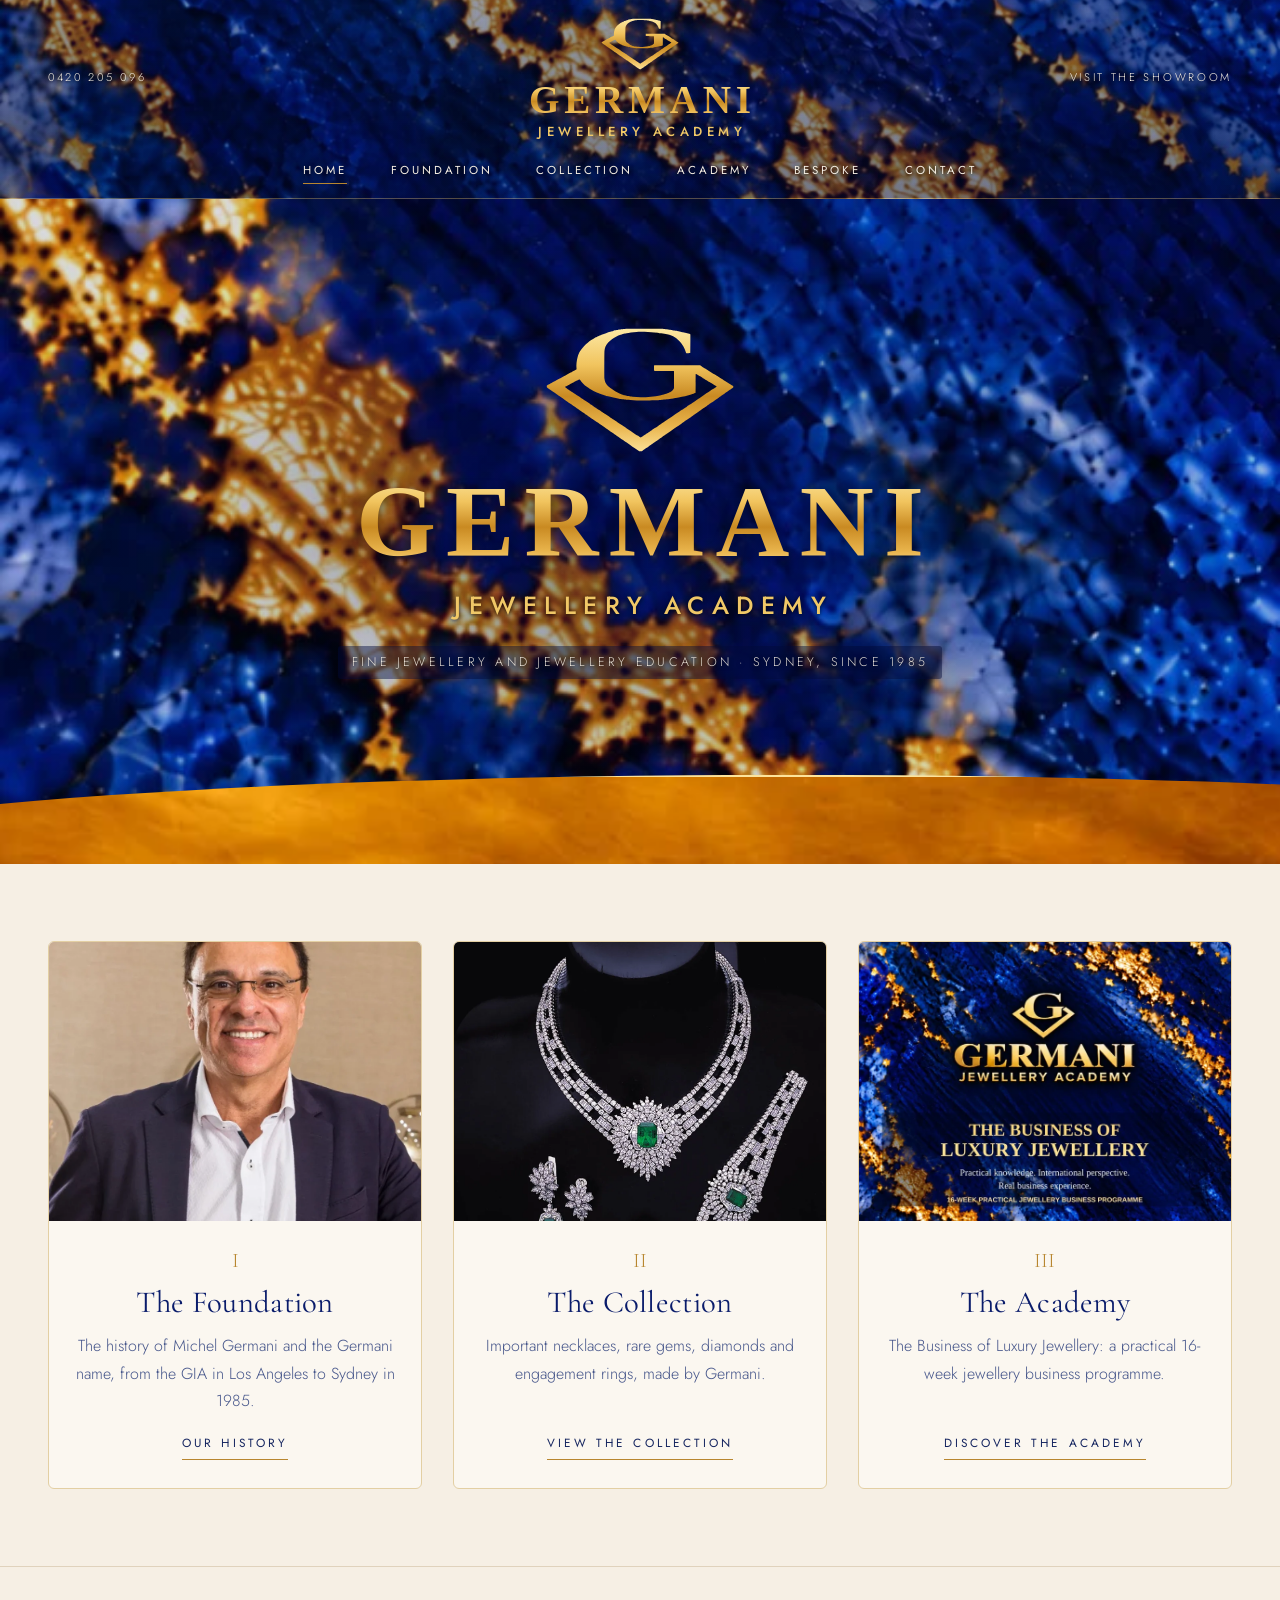
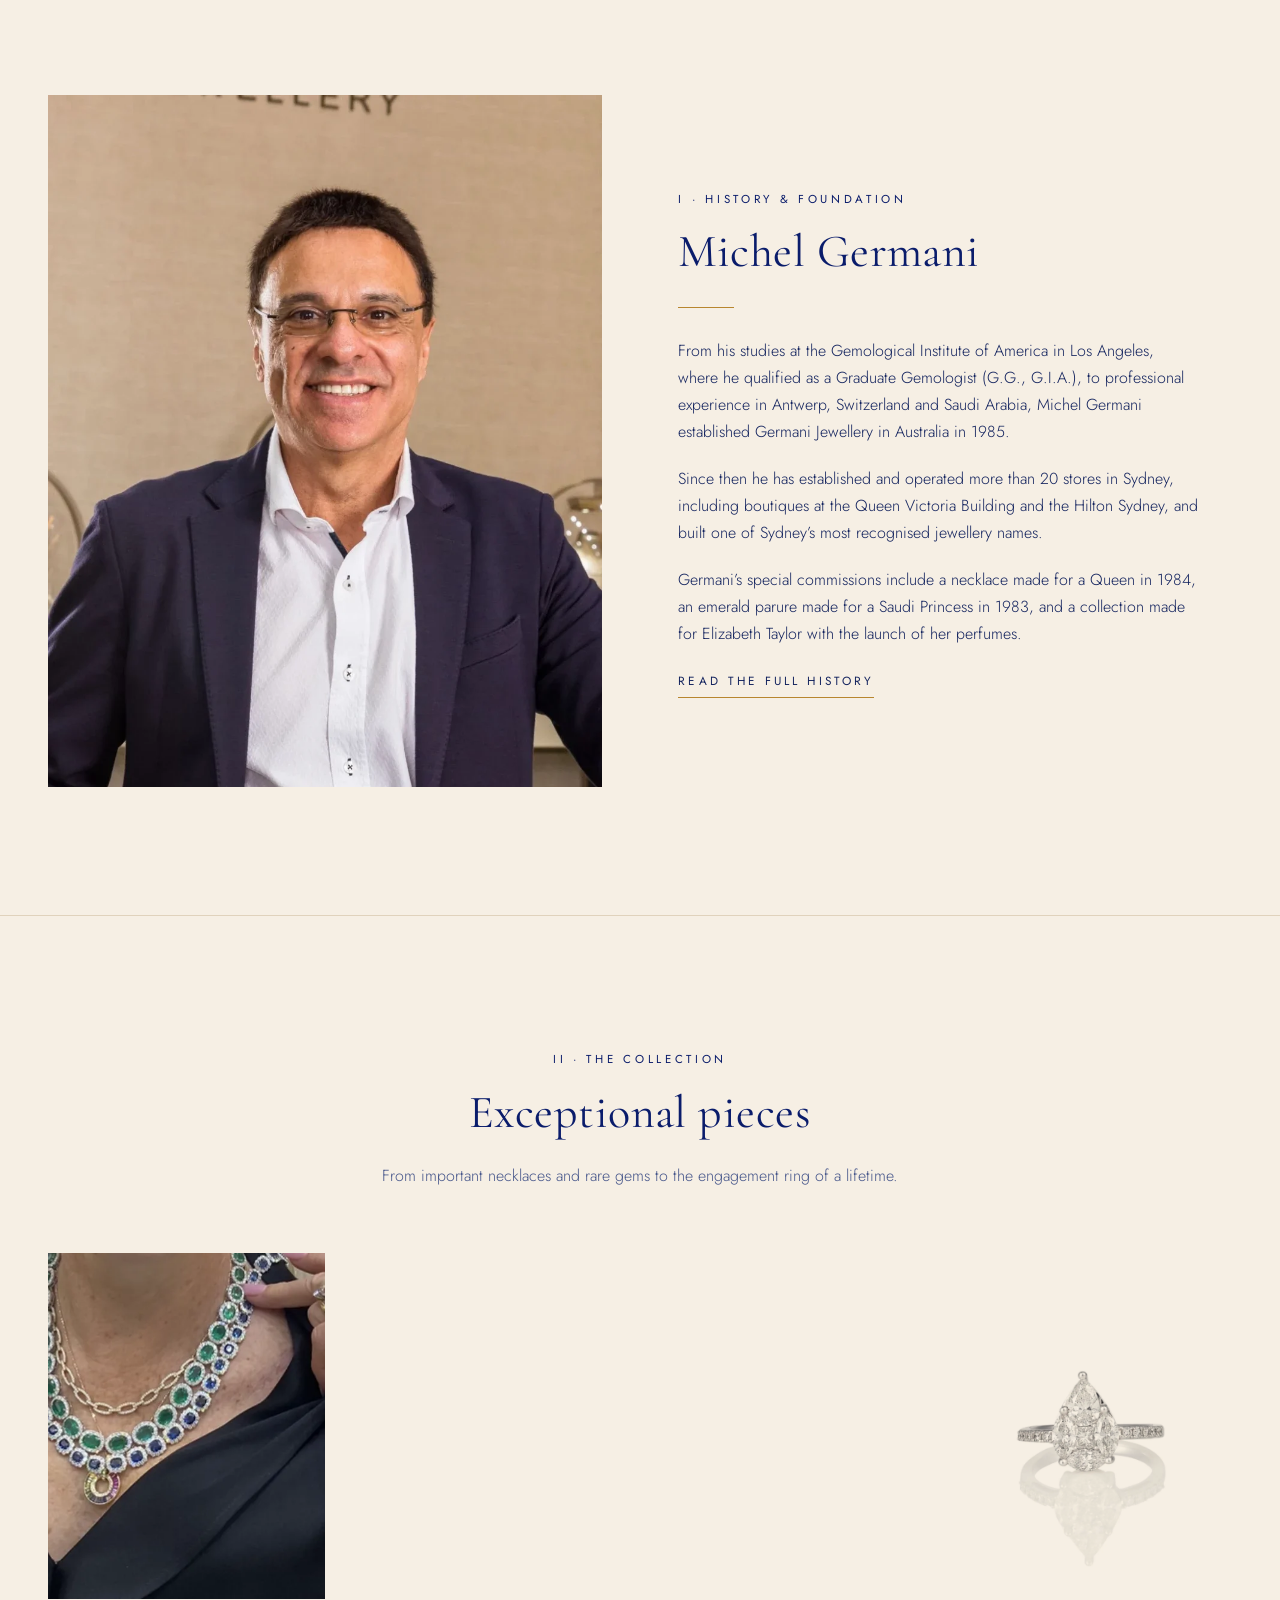
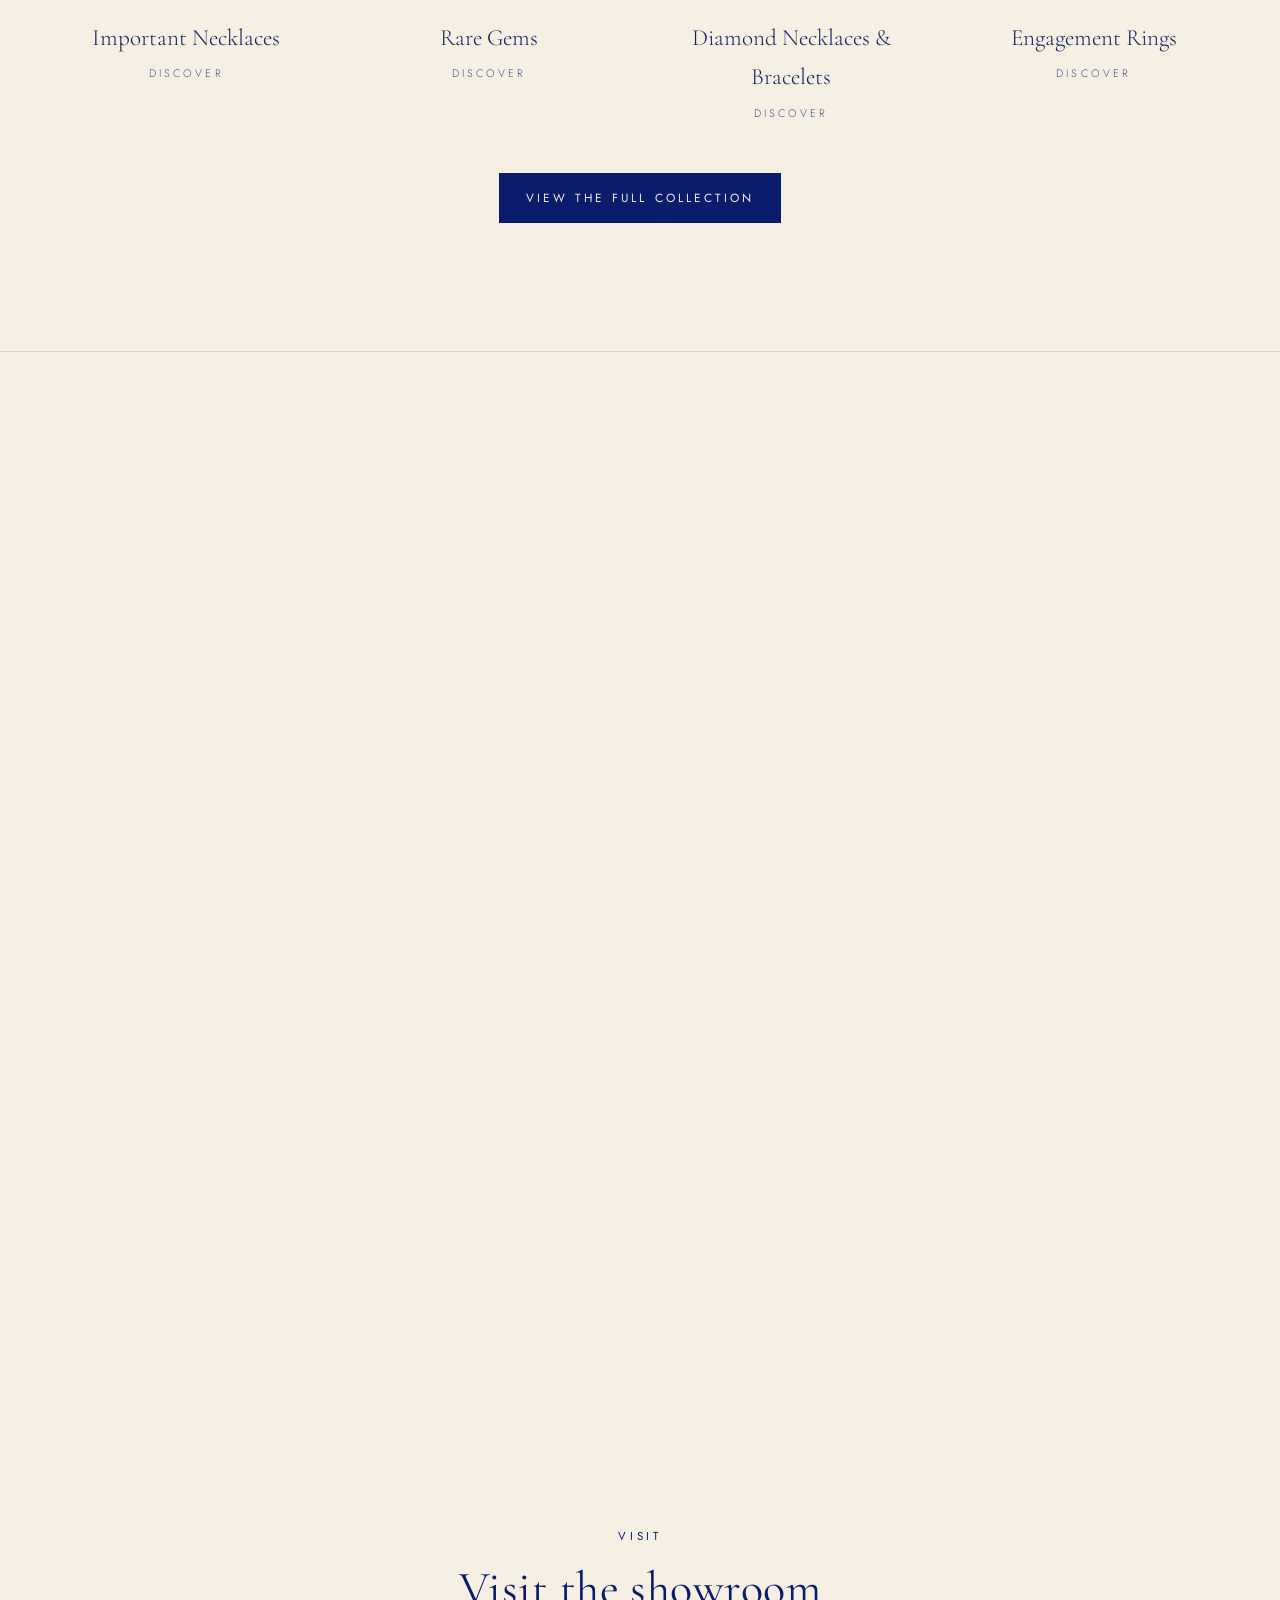
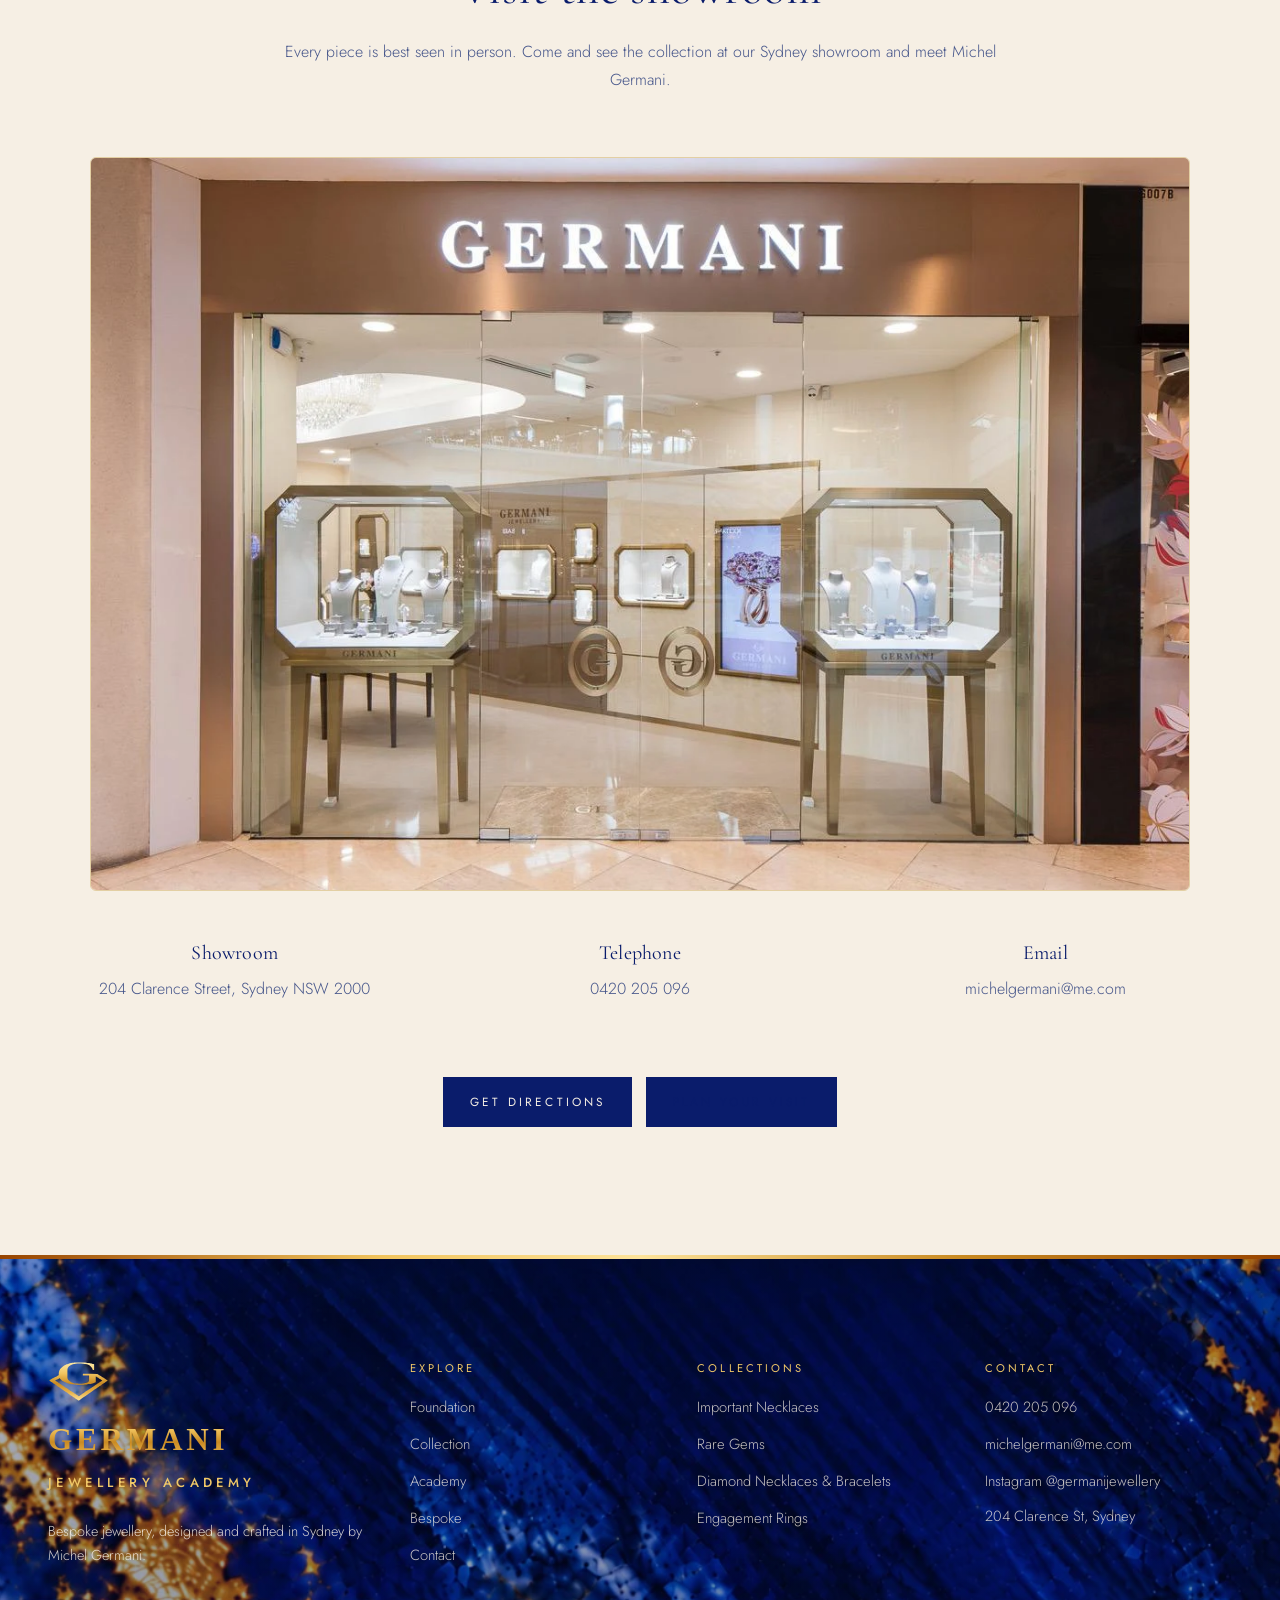
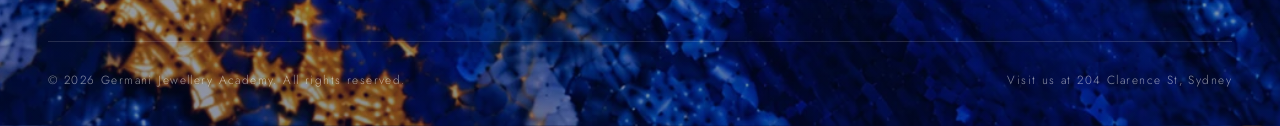
<file: index.html>
<!doctype html>
<html lang="en-AU">
<head>
<meta charset="utf-8">
<meta name="viewport" content="width=device-width, initial-scale=1">
<title>Germani Jewellery Academy | Sydney</title>
<meta name="description" content="Germani Jewellery Academy, Sydney: the history and foundation of Michel Germani, the Germani collection of important necklaces, rare gems and engagement rings, and the Germani Jewellery Academy.">
<link rel="canonical" href="https://germani.com.au/">
<meta property="og:type" content="website">
<meta property="og:site_name" content="Germani Jewellery Academy">
<meta property="og:title" content="Germani Jewellery Academy | Sydney">
<meta property="og:description" content="Germani Jewellery Academy, Sydney: the history and foundation of Michel Germani, the Germani collection of important necklaces, rare gems and engagement rings, and the Germani Jewellery Academy.">
<meta property="og:image" content="https://germani.com.au/assets/img/og-image.jpg">
<meta name="theme-color" content="#0b1a3a">
<link rel="icon" href="favicon.svg" type="image/svg+xml">
<link rel="icon" href="favicon.png" type="image/png" sizes="192x192">
<link rel="apple-touch-icon" href="apple-touch-icon.png">
<link rel="preconnect" href="https://fonts.googleapis.com">
<link rel="preconnect" href="https://fonts.gstatic.com" crossorigin>
<link href="https://fonts.googleapis.com/css2?family=Cormorant+Garamond:ital,wght@0,400;0,500;0,600;1,400&family=Jost:wght@300;400;500&family=Tinos:wght@400;700&display=swap" rel="stylesheet">
<link rel="stylesheet" href="assets/css/site.css">
</head>
<body>
<a class="sr-only" href="#main">Skip to content</a>
<header class="site-header">
  <div class="hdr-top">
    <div class="hdr-side"><a href="tel:+61420205096">0420 205 096</a></div>
    <button class="nav-toggle" aria-label="Open menu" aria-expanded="false" aria-controls="main-nav"><span></span></button>
    <a class="brand" href="index.html" aria-label="Germani Jewellery Academy home">
      <span class="brand__mark" aria-hidden="true"></span>
      <span class="brand__name">GERMANI</span>
      <span class="brand__sub">JEWELLERY ACADEMY</span>
    </a>
    <div class="hdr-side hdr-side--right"><a href="contact.html#visit">Visit the showroom</a></div>
  </div>
  <nav class="main-nav" id="main-nav" aria-label="Main">
    <ul>
      <li><a href="index.html" aria-current="page">Home</a></li>
      <li><a href="house.html">Foundation</a></li>
      <li><a href="collections.html">Collection</a></li>
      <li><a href="academy.html">Academy</a></li>
      <li><a href="bespoke.html">Bespoke</a></li>
      <li><a href="contact.html">Contact</a></li>
    </ul>
  </nav>
</header>
<main id="main">
<section class="lhero">
  <div class="lhero__in">
    <span class="lhero__mark" aria-hidden="true"></span>
    <span class="lhero__name">GERMANI</span>
    <span class="lhero__sub">JEWELLERY ACADEMY</span>
    <p class="lhero__tag">Fine jewellery and jewellery education &middot; Sydney, since 1985</p>
  </div>
  <div class="sweep" aria-hidden="true"></div>
</section>

<section class="doors" aria-label="Explore Germani">
  <div class="wrap doors__grid">
    <a class="door reveal" href="house.html">
      <div class="door__img"><img src="assets/img/michel-germani.webp" alt="Michel Germani in the Germani showroom" loading="eager" decoding="async"></div>
      <span class="door__no">I</span>
      <h2>The Foundation</h2>
      <p>The history of Michel Germani and the Germani name, from the GIA in Los Angeles to Sydney in 1985.</p>
      <span class="link-arrow">Our history</span>
    </a>
    <a class="door reveal" href="collections.html">
      <div class="door__img"><img src="assets/img/emerald-suite.webp" alt="Germani emerald and diamond suite" loading="eager" decoding="async"></div>
      <span class="door__no">II</span>
      <h2>The Collection</h2>
      <p>Important necklaces, rare gems, diamonds and engagement rings, made by Germani.</p>
      <span class="link-arrow">View the collection</span>
    </a>
    <a class="door reveal" href="academy.html">
      <div class="door__img"><img src="assets/img/academy-cover.webp" alt="Germani Jewellery Academy: The Business of Luxury Jewellery" loading="eager" decoding="async"></div>
      <span class="door__no">III</span>
      <h2>The Academy</h2>
      <p>The Business of Luxury Jewellery: a practical 16-week jewellery business programme.</p>
      <span class="link-arrow">Discover the Academy</span>
    </a>
  </div>
</section>

<section class="section section--ivory founder">
  <div class="wrap split">
    <div class="split__media reveal"><img src="assets/img/michel-germani.webp" alt="Michel Germani in the Germani showroom" class="founder__img" loading="lazy" decoding="async"></div>
    <div class="split__body reveal">
      <span class="eyebrow">I &middot; History &amp; Foundation</span>
      <h2>Michel Germani</h2>
      <hr class="rule">
      <p>From his studies at the Gemological Institute of America in Los Angeles, where he qualified as a Graduate Gemologist (G.G., G.I.A.), to professional experience in Antwerp, Switzerland and Saudi Arabia, Michel Germani established Germani Jewellery in Australia in 1985.</p>
      <p>Since then he has established and operated more than 20 stores in Sydney, including boutiques at the Queen Victoria Building and the Hilton Sydney, and built one of Sydney&rsquo;s most recognised jewellery names.</p>
      <p>Germani&rsquo;s special commissions include a necklace made for a Queen in 1984, an emerald parure made for a Saudi Princess in 1983, and a collection made for Elizabeth Taylor with the launch of her perfumes.</p>
      <a class="link-arrow" href="house.html">Read the full history</a>
    </div>
  </div>
</section>

<section class="section section--ivory">
  <div class="wrap">
    <div class="section-head reveal">
      <span class="eyebrow">II &middot; The Collection</span>
      <h2>Exceptional pieces</h2>
      <p>From important necklaces and rare gems to the engagement ring of a lifetime.</p>
    </div>
    <div class="tiles tiles--4">
      <a class="tile reveal" href="collections.html#important"><div class="tile__img"><img src="assets/img/emerald-necklace-worn.webp" alt="Germani emerald and sapphire necklace" loading="lazy" decoding="async"></div><span class="tile__label">Important Necklaces</span><span class="tile__cta">Discover</span></a>
      <a class="tile reveal" href="collections.html#rare"><div class="tile__img tile__img--studio"><img src="assets/img/ceylon-sapphire-16ct.webp" alt="Rare gem quality Ceylon sapphire of 16 carats" loading="lazy" decoding="async"></div><span class="tile__label">Rare Gems</span><span class="tile__cta">Discover</span></a>
      <a class="tile reveal" href="collections.html#diamonds"><div class="tile__img tile__img--studio"><img src="assets/img/diamond-lariat.webp" alt="Germani diamond lariat" loading="lazy" decoding="async"></div><span class="tile__label">Diamond Necklaces &amp; Bracelets</span><span class="tile__cta">Discover</span></a>
      <a class="tile reveal" href="collections.html#bridal"><div class="tile__img tile__img--studio"><img src="assets/img/pear-diamond-ring.webp" alt="Germani pear diamond engagement ring" loading="lazy" decoding="async"></div><span class="tile__label">Engagement Rings</span><span class="tile__cta">Discover</span></a>
    </div>
    <div class="center" style="margin-top:48px"><a class="btn" href="collections.html">View the full collection</a></div>
  </div>
</section>

<section class="section section--ivory">
  <div class="wrap split split--reverse">
    <div class="split__media reveal"><img src="assets/img/academy-cover.webp" alt="Germani Jewellery Academy introduction" loading="lazy" decoding="async"></div>
    <div class="split__body reveal">
      <span class="eyebrow">III &middot; Germani Jewellery Academy</span>
      <h2>The Business of Luxury Jewellery</h2>
      <hr class="rule">
      <p>A practical 16-week jewellery business programme, developed from 50 years of hands-on international jewellery experience. Learn the knowledge behind a real jewellery business.</p>
      <a class="link-arrow" href="academy.html">Discover the Academy</a>
    </div>
  </div>
</section>

<section class="section">
  <div class="wrap">
    <div class="section-head reveal">
      <span class="eyebrow">Visit</span>
      <h2>Visit the showroom</h2>
      <p>Every piece is best seen in person. Come and see the collection at our Sydney showroom and meet Michel Germani.</p>
    </div>
    <figure class="store store--wide reveal"><img src="assets/img/germani-storefront.webp" alt="The Germani store in Sydney" loading="lazy" decoding="async"></figure>
    <div class="visit reveal">
      <div><h3>Showroom</h3><p><a href="https://www.google.com/maps/search/?api=1&amp;query=204+Clarence+Street,+Sydney+NSW+2000" target="_blank" rel="noopener">204 Clarence Street, Sydney NSW 2000</a></p></div>
      <div><h3>Telephone</h3><p><a href="tel:+61420205096">0420 205 096</a></p></div>
      <div><h3>Email</h3><p><a href="mailto:michelgermani@me.com">michelgermani@me.com</a></p></div>
    </div>
    <div class="center hero__actions" style="margin-top:56px">
      <a class="btn" href="https://www.google.com/maps/search/?api=1&amp;query=204+Clarence+Street,+Sydney+NSW+2000" target="_blank" rel="noopener">Get directions</a>
      <a class="btn btn--ghost" href="contact.html#visit">Plan your visit</a>
    </div>
  </div>
</section>
</main>
<footer class="site-footer starfield">
  <div class="wrap">
    <div class="footer-grid">
      <div class="footer-brand">
        <span class="brand__mark" aria-hidden="true"></span>
        <span class="brand__name">GERMANI</span>
        <span class="brand__sub">JEWELLERY ACADEMY</span>
        <p>Bespoke jewellery, designed and crafted in Sydney by Michel Germani.</p>
      </div>
      <div>
        <h4>Explore</h4>
        <ul>
          <li><a href="house.html">Foundation</a></li>
          <li><a href="collections.html">Collection</a></li>
          <li><a href="academy.html">Academy</a></li>
          <li><a href="bespoke.html">Bespoke</a></li>
          <li><a href="contact.html">Contact</a></li>
        </ul>
      </div>
      <div>
        <h4>Collections</h4>
        <ul>
          <li><a href="collections.html#important">Important Necklaces</a></li>
          <li><a href="collections.html#rare">Rare Gems</a></li>
          <li><a href="collections.html#diamonds">Diamond Necklaces &amp; Bracelets</a></li>
          <li><a href="collections.html#bridal">Engagement Rings</a></li>
        </ul>
      </div>
      <div>
        <h4>Contact</h4>
        <ul>
          <li><a href="tel:+61420205096">0420 205 096</a></li>
          <li><a href="mailto:michelgermani@me.com">michelgermani@me.com</a></li>
          <li><a href="https://www.instagram.com/germanijewellery/" target="_blank" rel="noopener">Instagram @germanijewellery</a></li>
          <li><address>204 Clarence St, Sydney</address></li>
        </ul>
      </div>
    </div>
    <div class="footer-base">
      <span>&copy; <span data-year>2026</span> Germani Jewellery Academy. All rights reserved.</span>
      <span>Visit us at 204 Clarence St, Sydney</span>
    </div>
  </div>
</footer>
<script src="assets/js/site.js" defer></script>
</body>
</html>
</file>
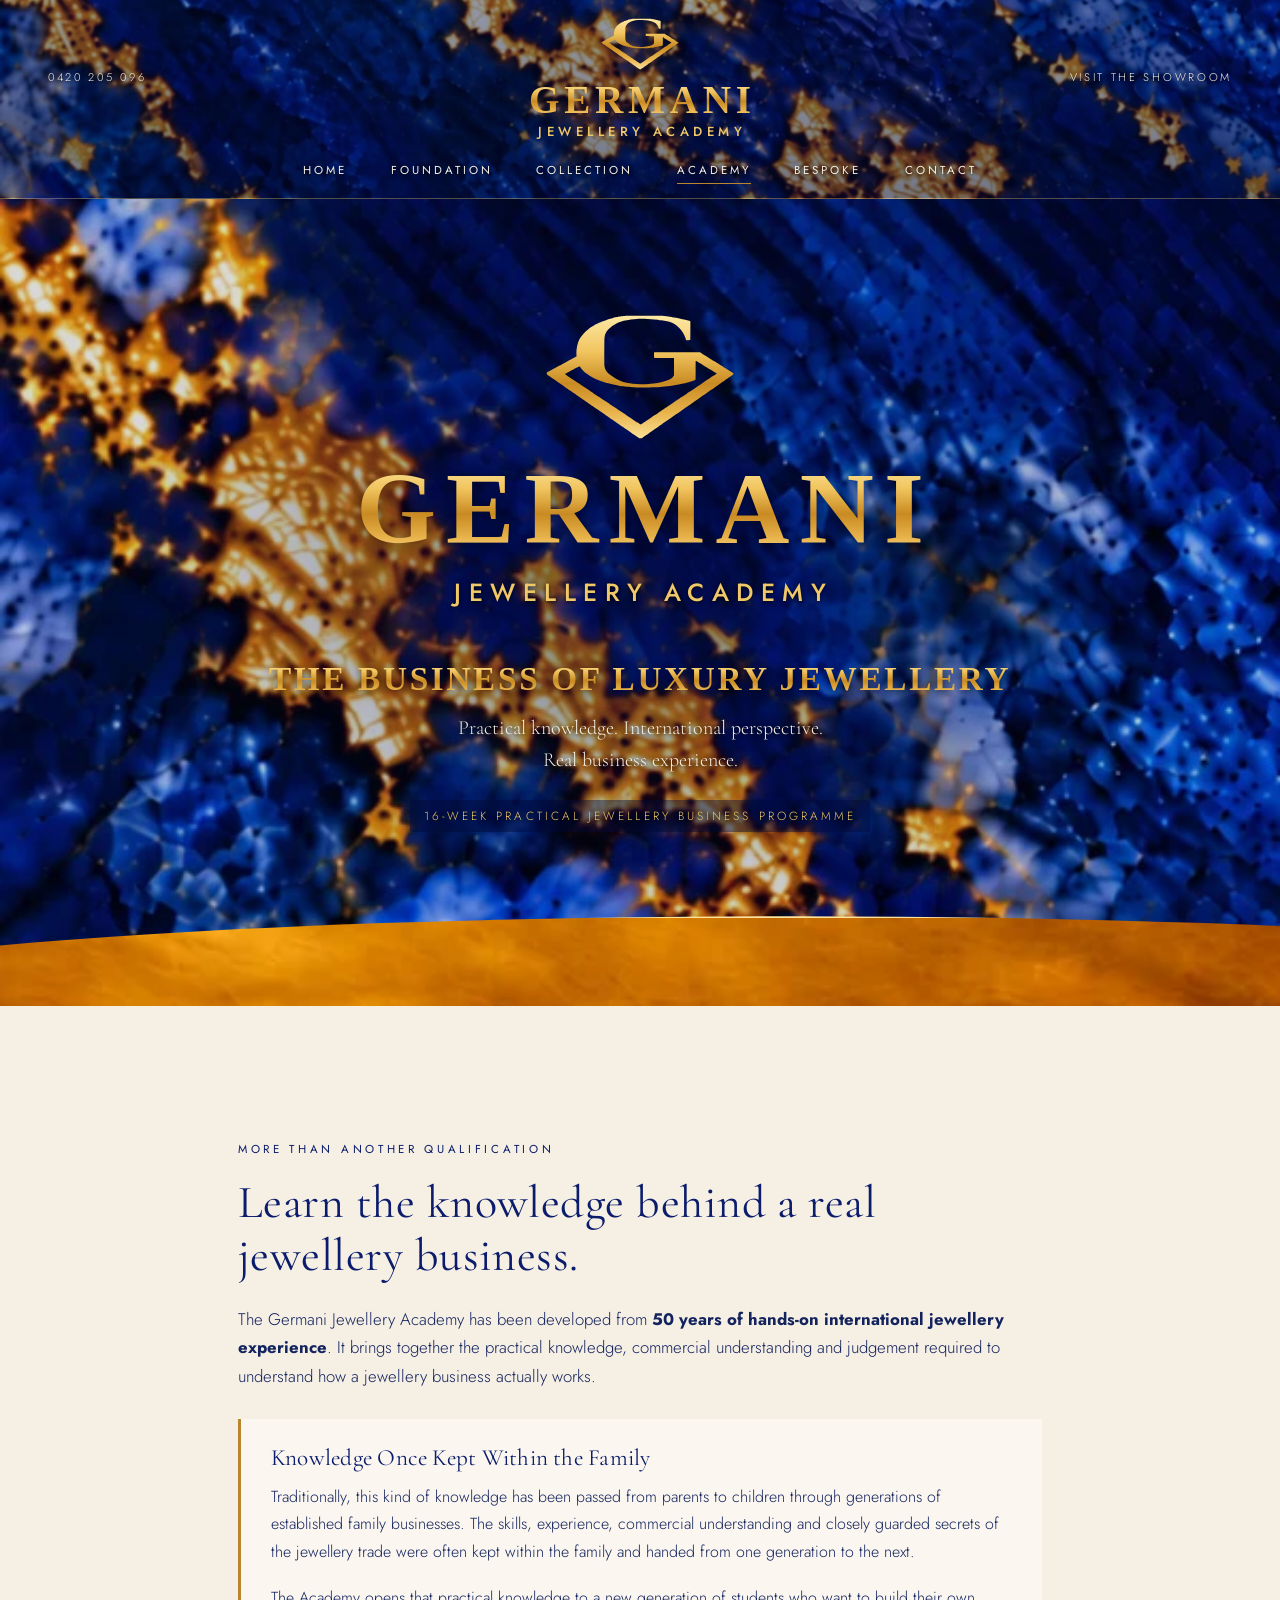
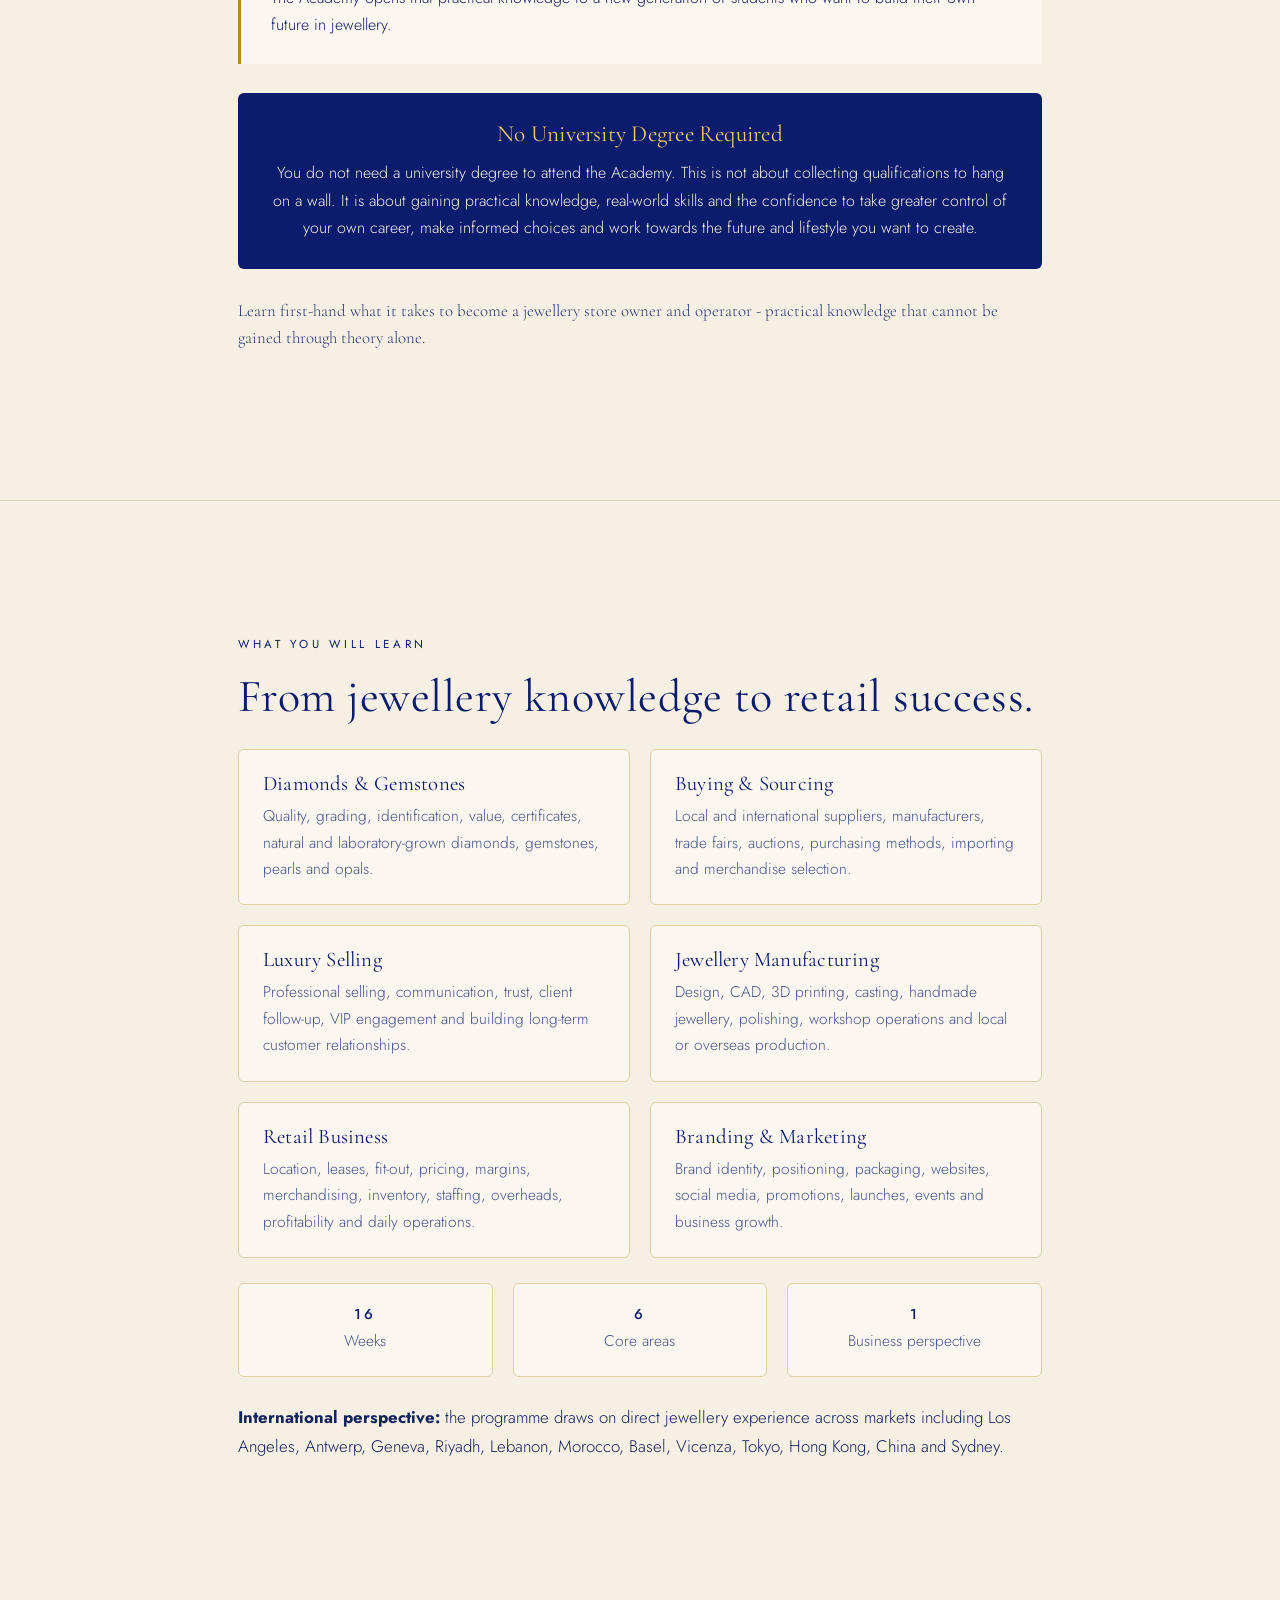
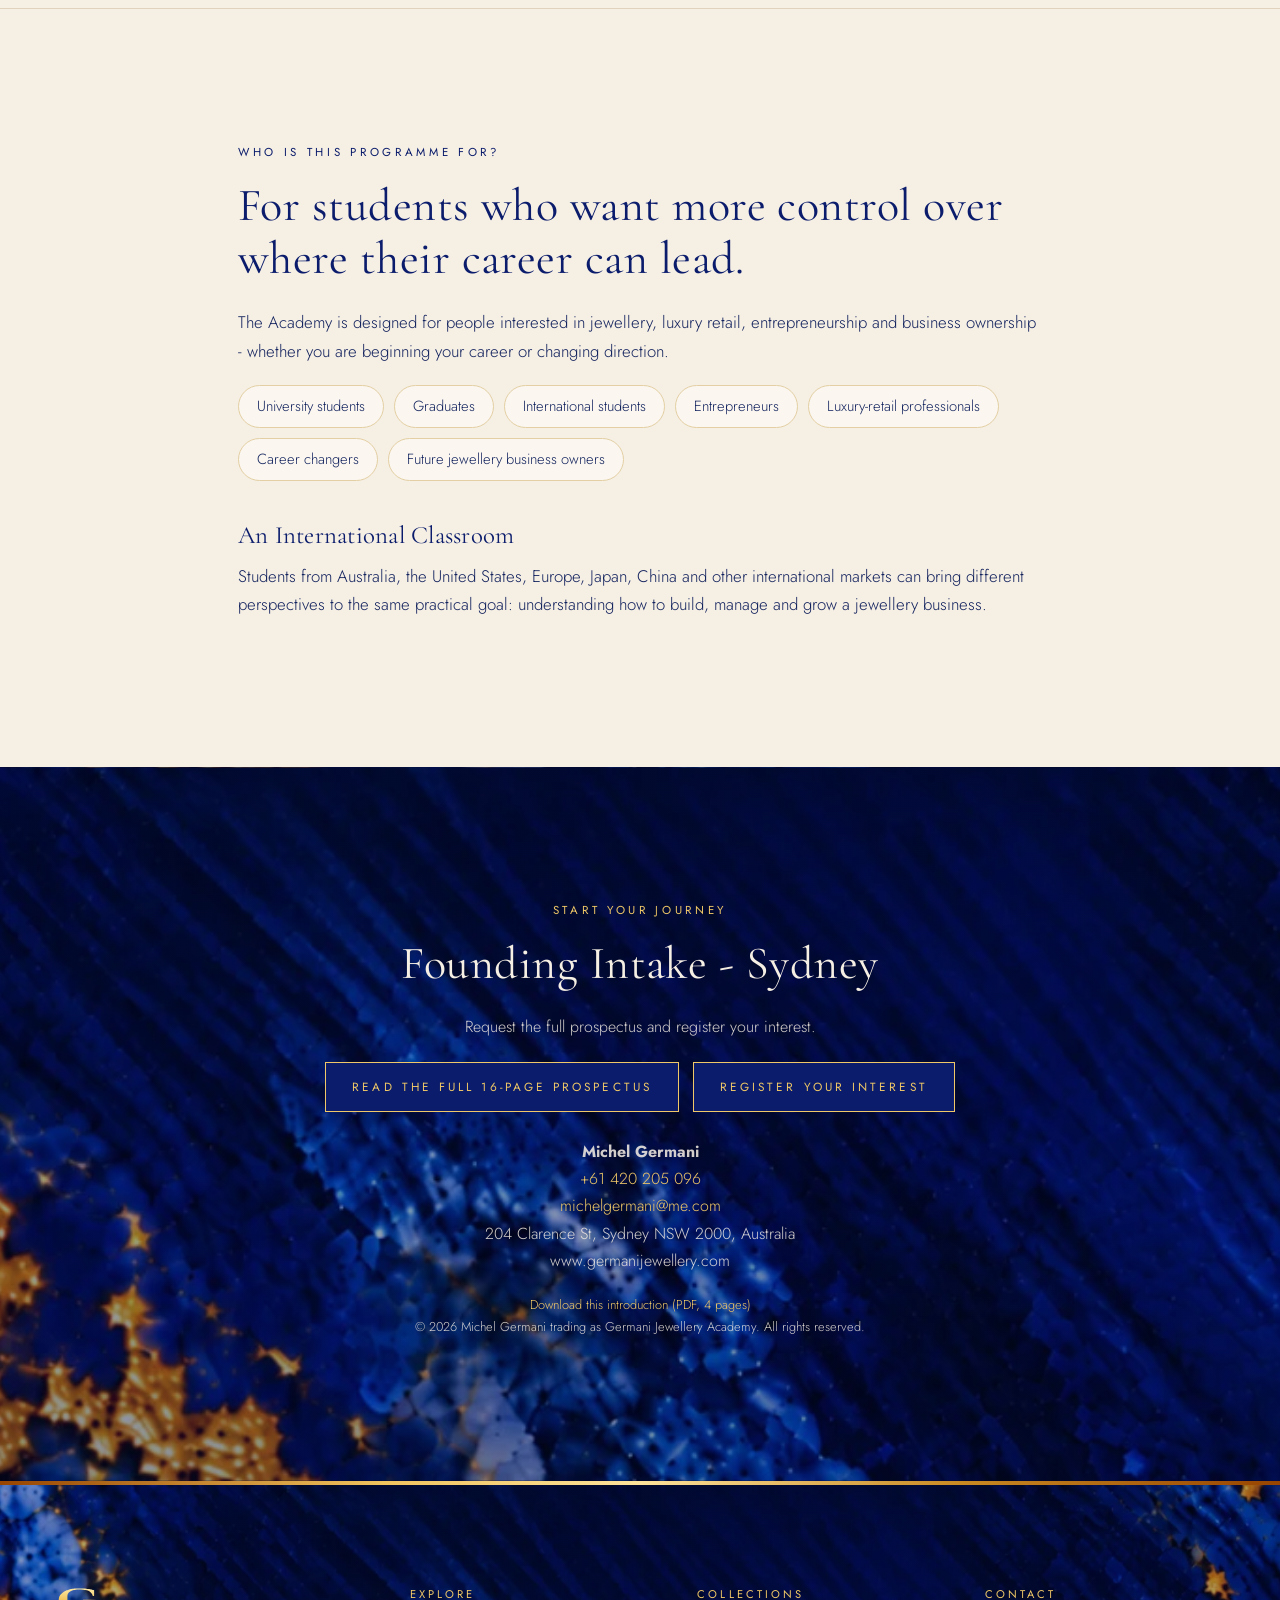
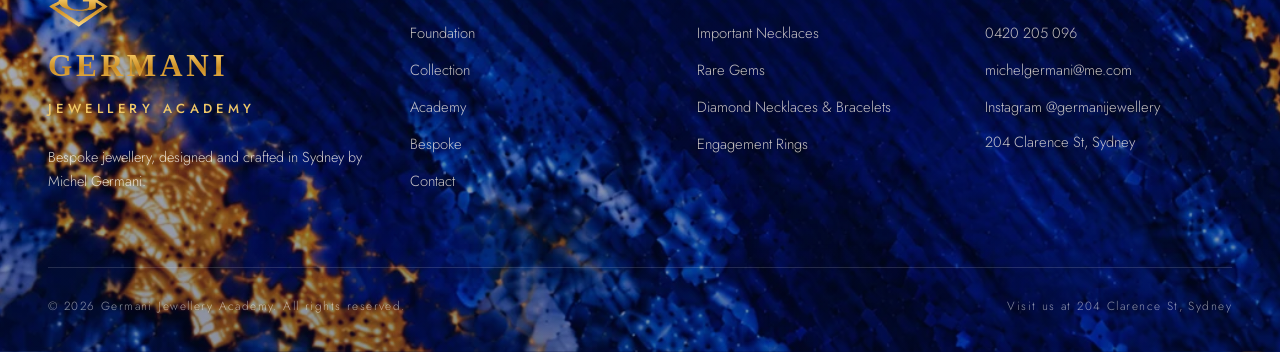
<file: academy.html>
<!doctype html>
<html lang="en-AU">
<head>
<meta charset="utf-8">
<meta name="viewport" content="width=device-width, initial-scale=1">
<title>The Academy | Germani Jewellery Academy</title>
<meta name="description" content="Germani Jewellery Academy: The Business of Luxury Jewellery. A practical 16-week jewellery business programme in Sydney, developed from 50 years of international jewellery experience.">
<link rel="canonical" href="https://germani.com.au/academy.html">
<meta property="og:type" content="website">
<meta property="og:site_name" content="Germani Jewellery Academy">
<meta property="og:title" content="The Academy | Germani Jewellery Academy">
<meta property="og:description" content="Germani Jewellery Academy: The Business of Luxury Jewellery. A practical 16-week jewellery business programme in Sydney, developed from 50 years of international jewellery experience.">
<meta property="og:image" content="https://germani.com.au/assets/img/og-image.jpg">
<meta name="theme-color" content="#0b1a3a">
<link rel="icon" href="favicon.svg" type="image/svg+xml">
<link rel="icon" href="favicon.png" type="image/png" sizes="192x192">
<link rel="apple-touch-icon" href="apple-touch-icon.png">
<link rel="preconnect" href="https://fonts.googleapis.com">
<link rel="preconnect" href="https://fonts.gstatic.com" crossorigin>
<link href="https://fonts.googleapis.com/css2?family=Cormorant+Garamond:ital,wght@0,400;0,500;0,600;1,400&family=Jost:wght@300;400;500&family=Tinos:wght@400;700&display=swap" rel="stylesheet">
<link rel="stylesheet" href="assets/css/site.css">
</head>
<body>
<a class="sr-only" href="#main">Skip to content</a>
<header class="site-header">
  <div class="hdr-top">
    <div class="hdr-side"><a href="tel:+61420205096">0420 205 096</a></div>
    <button class="nav-toggle" aria-label="Open menu" aria-expanded="false" aria-controls="main-nav"><span></span></button>
    <a class="brand" href="index.html" aria-label="Germani Jewellery Academy home">
      <span class="brand__mark" aria-hidden="true"></span>
      <span class="brand__name">GERMANI</span>
      <span class="brand__sub">JEWELLERY ACADEMY</span>
    </a>
    <div class="hdr-side hdr-side--right"><a href="contact.html#visit">Visit the showroom</a></div>
  </div>
  <nav class="main-nav" id="main-nav" aria-label="Main">
    <ul>
      <li><a href="index.html">Home</a></li>
      <li><a href="house.html">Foundation</a></li>
      <li><a href="collections.html">Collection</a></li>
      <li><a href="academy.html" aria-current="page">Academy</a></li>
      <li><a href="bespoke.html">Bespoke</a></li>
      <li><a href="contact.html">Contact</a></li>
    </ul>
  </nav>
</header>
<main id="main">
<section class="ahero">
  <div class="wrap ahero__in">
    <span class="ahero__mark" aria-hidden="true"></span>
    <span class="ahero__name">GERMANI</span>
    <span class="ahero__sub">JEWELLERY ACADEMY</span>
    <h1>The Business of Luxury Jewellery</h1>
    <p class="lead">Practical knowledge. International perspective.<br>Real business experience.</p>
    <p class="ahero__tag">16-Week Practical Jewellery Business Programme</p>
  </div>
  <div class="sweep" aria-hidden="true"></div>
</section>

<section class="section">
  <div class="wrap aprose reveal">
    <span class="eyebrow">More Than Another Qualification</span>
    <h2>Learn the knowledge behind a real jewellery business.</h2>
    <p>The Germani Jewellery Academy has been developed from <strong>50 years of hands-on international jewellery experience</strong>. It brings together the practical knowledge, commercial understanding and judgement required to understand how a jewellery business actually works.</p>
    <div class="aquote-box">
      <h3>Knowledge Once Kept Within the Family</h3>
      <p>Traditionally, this kind of knowledge has been passed from parents to children through generations of established family businesses. The skills, experience, commercial understanding and closely guarded secrets of the jewellery trade were often kept within the family and handed from one generation to the next.</p>
      <p>The Academy opens that practical knowledge to a new generation of students who want to build their own future in jewellery.</p>
    </div>
    <div class="aband">
      <h3>No University Degree Required</h3>
      <p>You do not need a university degree to attend the Academy. This is not about collecting qualifications to hang on a wall. It is about gaining practical knowledge, real-world skills and the confidence to take greater control of your own career, make informed choices and work towards the future and lifestyle you want to create.</p>
    </div>
    <p class="lead">Learn first-hand what it takes to become a jewellery store owner and operator - practical knowledge that cannot be gained through theory alone.</p>
  </div>
</section>

<section class="section section--ivory" id="learn">
  <div class="wrap aprose reveal">
    <span class="eyebrow">What You Will Learn</span>
    <h2>From jewellery knowledge to retail success.</h2>
    <div class="agrid agrid--2">
      <div class="acard"><h3>Diamonds &amp; Gemstones</h3><p>Quality, grading, identification, value, certificates, natural and laboratory-grown diamonds, gemstones, pearls and opals.</p></div><div class="acard"><h3>Buying &amp; Sourcing</h3><p>Local and international suppliers, manufacturers, trade fairs, auctions, purchasing methods, importing and merchandise selection.</p></div><div class="acard"><h3>Luxury Selling</h3><p>Professional selling, communication, trust, client follow-up, VIP engagement and building long-term customer relationships.</p></div><div class="acard"><h3>Jewellery Manufacturing</h3><p>Design, CAD, 3D printing, casting, handmade jewellery, polishing, workshop operations and local or overseas production.</p></div><div class="acard"><h3>Retail Business</h3><p>Location, leases, fit-out, pricing, margins, merchandising, inventory, staffing, overheads, profitability and daily operations.</p></div><div class="acard"><h3>Branding &amp; Marketing</h3><p>Brand identity, positioning, packaging, websites, social media, promotions, launches, events and business growth.</p></div>
    </div>
    <div class="agrid agrid--3 astats">
      <div class="acard"><h3>16</h3><p>Weeks</p></div>
      <div class="acard"><h3>6</h3><p>Core areas</p></div>
      <div class="acard"><h3>1</h3><p>Business perspective</p></div>
    </div>
    <p><strong>International perspective:</strong> the programme draws on direct jewellery experience across markets including Los Angeles, Antwerp, Geneva, Riyadh, Lebanon, Morocco, Basel, Vicenza, Tokyo, Hong Kong, China and Sydney.</p>
  </div>
</section>

<section class="section section--ivory" id="who">
  <div class="wrap aprose reveal">
    <span class="eyebrow">Who Is This Programme For?</span>
    <h2>For students who want more control over where their career can lead.</h2>
    <p>The Academy is designed for people interested in jewellery, luxury retail, entrepreneurship and business ownership - whether you are beginning your career or changing direction.</p>
    <ul class="apills">
      <li>University students</li><li>Graduates</li><li>International students</li><li>Entrepreneurs</li>
      <li>Luxury-retail professionals</li><li>Career changers</li><li>Future jewellery business owners</li>
    </ul>
    <h3 class="asub">An International Classroom</h3>
    <p>Students from Australia, the United States, Europe, Japan, China and other international markets can bring different perspectives to the same practical goal: understanding how to build, manage and grow a jewellery business.</p>
  </div>
</section>

<section class="section starfield" id="enrol">
  <div class="wrap statement reveal">
    <span class="eyebrow">Start Your Journey</span>
    <h2>Founding Intake - Sydney</h2>
    <p>Request the full prospectus and register your interest.</p>
    <div class="hero__actions">
      <a class="btn btn--light" href="prospectus.html">Read the full 16-page prospectus</a>
      <a class="btn btn--light" href="contact.html?piece=Germani%20Jewellery%20Academy#appointment">Register your interest</a>
    </div>
    <p style="margin-top:1.6em"><strong>Michel Germani</strong><br>
      <a href="tel:+61420205096">+61 420 205 096</a><br>
      <a href="mailto:michelgermani@me.com">michelgermani@me.com</a><br>
      204 Clarence St, Sydney NSW 2000, Australia<br>
      www.germanijewellery.com</p>
    <p style="font-size:.8rem;margin-top:1.6em"><a href="assets/docs/Germani-Jewellery-Academy-Introduction.pdf" target="_blank" rel="noopener">Download this introduction (PDF, 4 pages)</a><br>&copy; 2026 Michel Germani trading as Germani Jewellery Academy. All rights reserved.</p>
  </div>
</section>
</main>
<footer class="site-footer starfield">
  <div class="wrap">
    <div class="footer-grid">
      <div class="footer-brand">
        <span class="brand__mark" aria-hidden="true"></span>
        <span class="brand__name">GERMANI</span>
        <span class="brand__sub">JEWELLERY ACADEMY</span>
        <p>Bespoke jewellery, designed and crafted in Sydney by Michel Germani.</p>
      </div>
      <div>
        <h4>Explore</h4>
        <ul>
          <li><a href="house.html">Foundation</a></li>
          <li><a href="collections.html">Collection</a></li>
          <li><a href="academy.html">Academy</a></li>
          <li><a href="bespoke.html">Bespoke</a></li>
          <li><a href="contact.html">Contact</a></li>
        </ul>
      </div>
      <div>
        <h4>Collections</h4>
        <ul>
          <li><a href="collections.html#important">Important Necklaces</a></li>
          <li><a href="collections.html#rare">Rare Gems</a></li>
          <li><a href="collections.html#diamonds">Diamond Necklaces &amp; Bracelets</a></li>
          <li><a href="collections.html#bridal">Engagement Rings</a></li>
        </ul>
      </div>
      <div>
        <h4>Contact</h4>
        <ul>
          <li><a href="tel:+61420205096">0420 205 096</a></li>
          <li><a href="mailto:michelgermani@me.com">michelgermani@me.com</a></li>
          <li><a href="https://www.instagram.com/germanijewellery/" target="_blank" rel="noopener">Instagram @germanijewellery</a></li>
          <li><address>204 Clarence St, Sydney</address></li>
        </ul>
      </div>
    </div>
    <div class="footer-base">
      <span>&copy; <span data-year>2026</span> Germani Jewellery Academy. All rights reserved.</span>
      <span>Visit us at 204 Clarence St, Sydney</span>
    </div>
  </div>
</footer>
<script src="assets/js/site.js" defer></script>
</body>
</html>
</file>
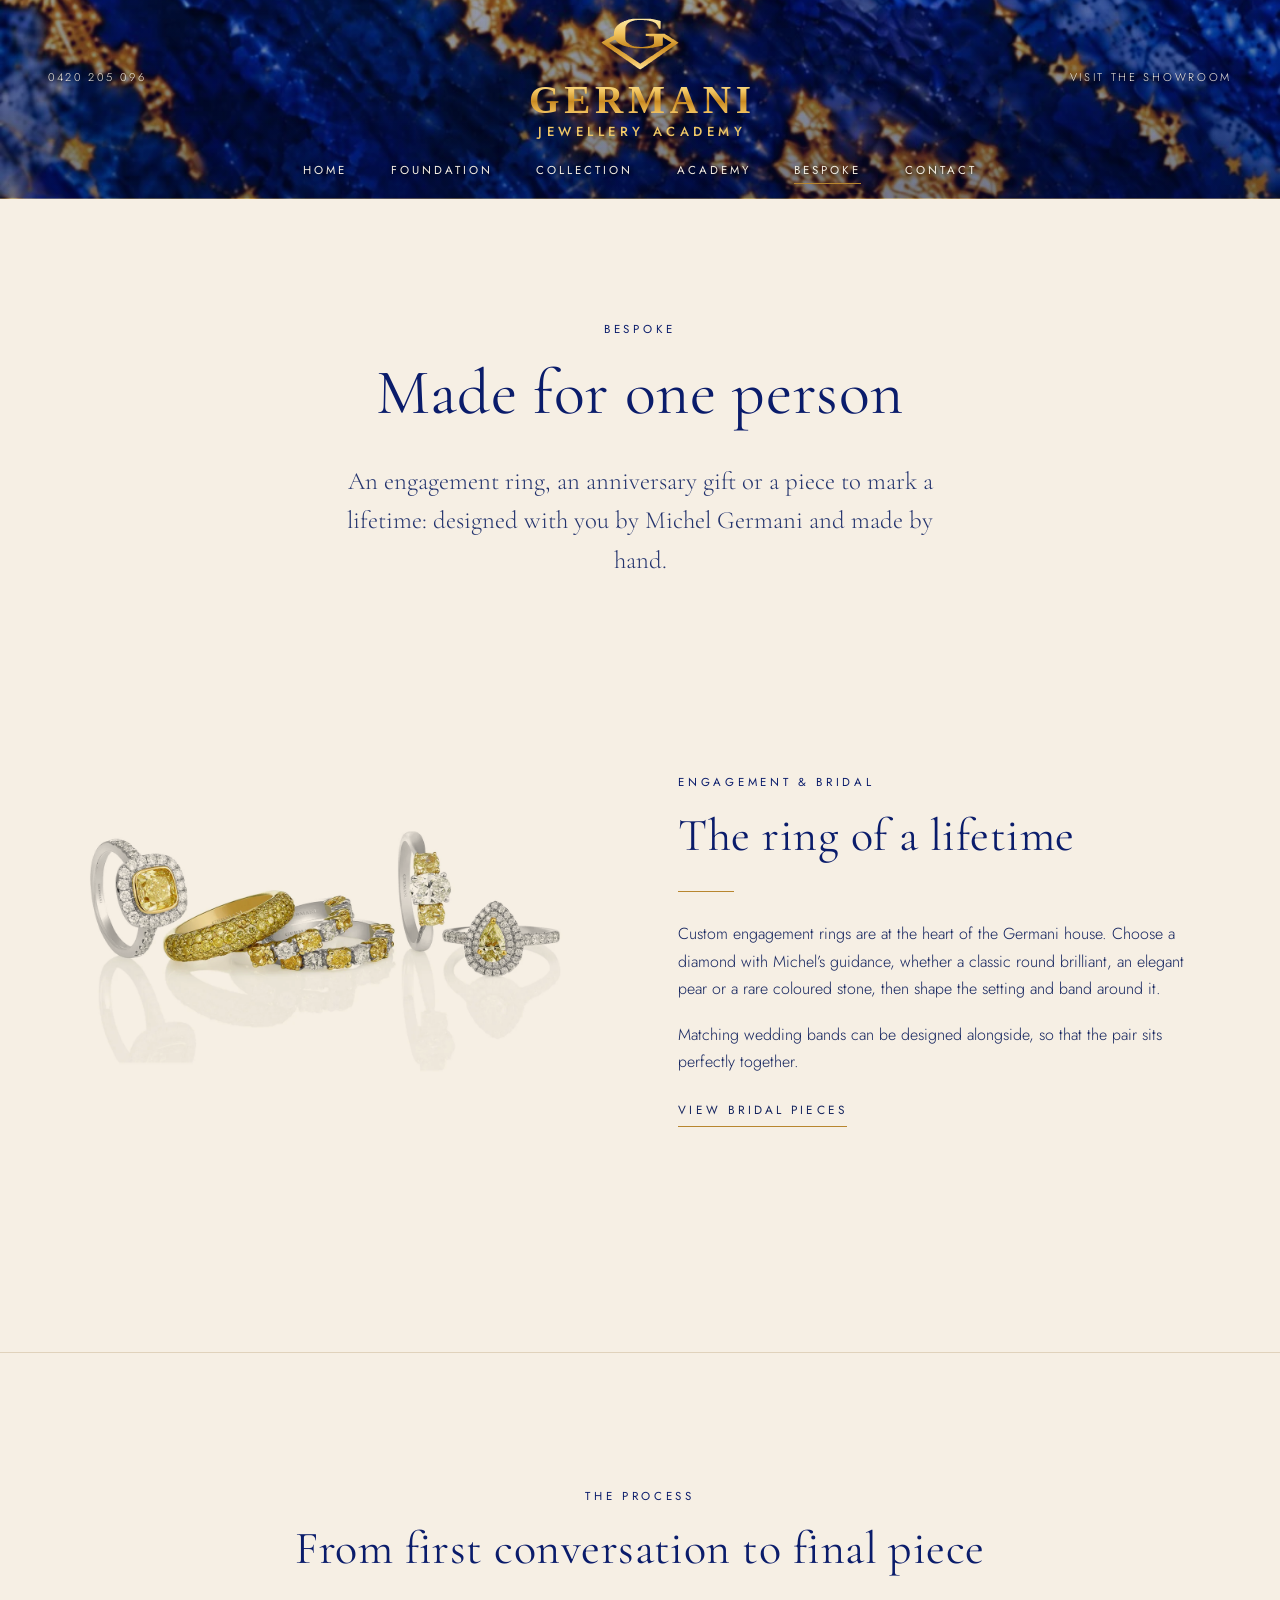
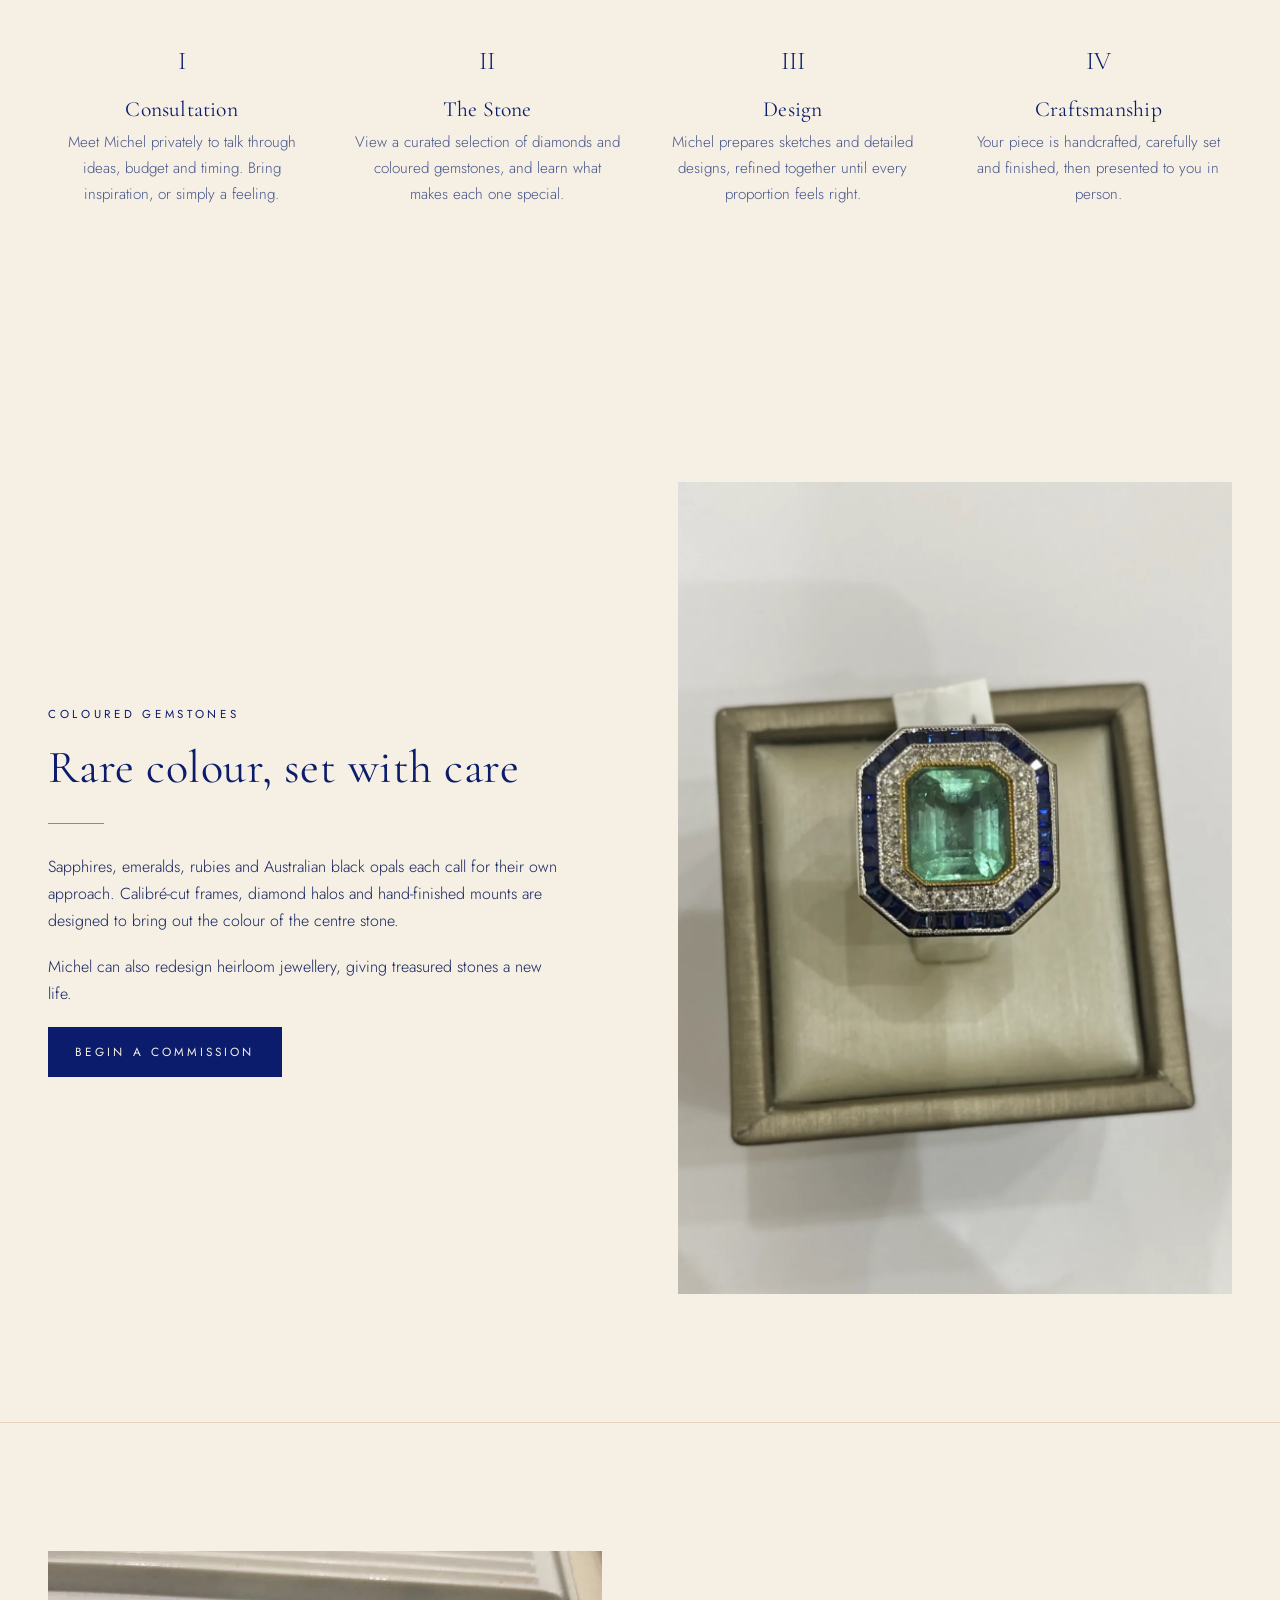
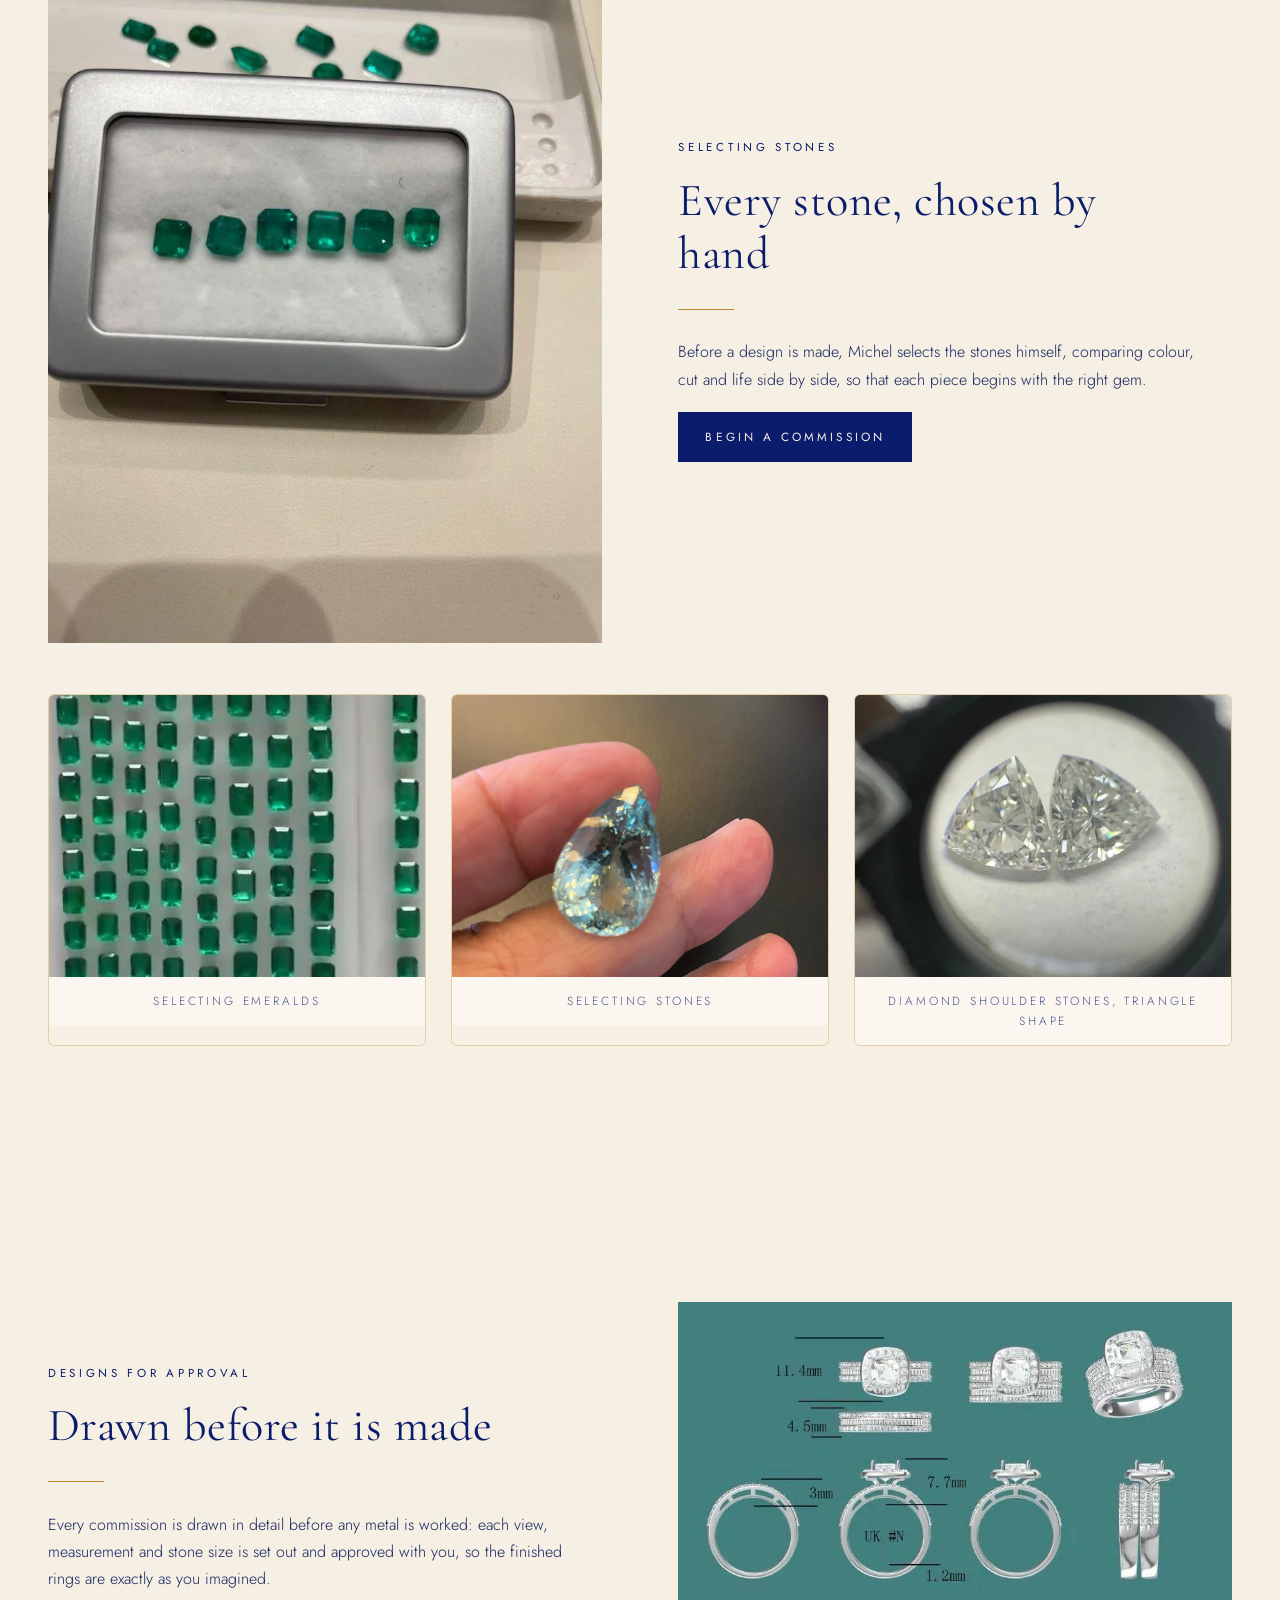
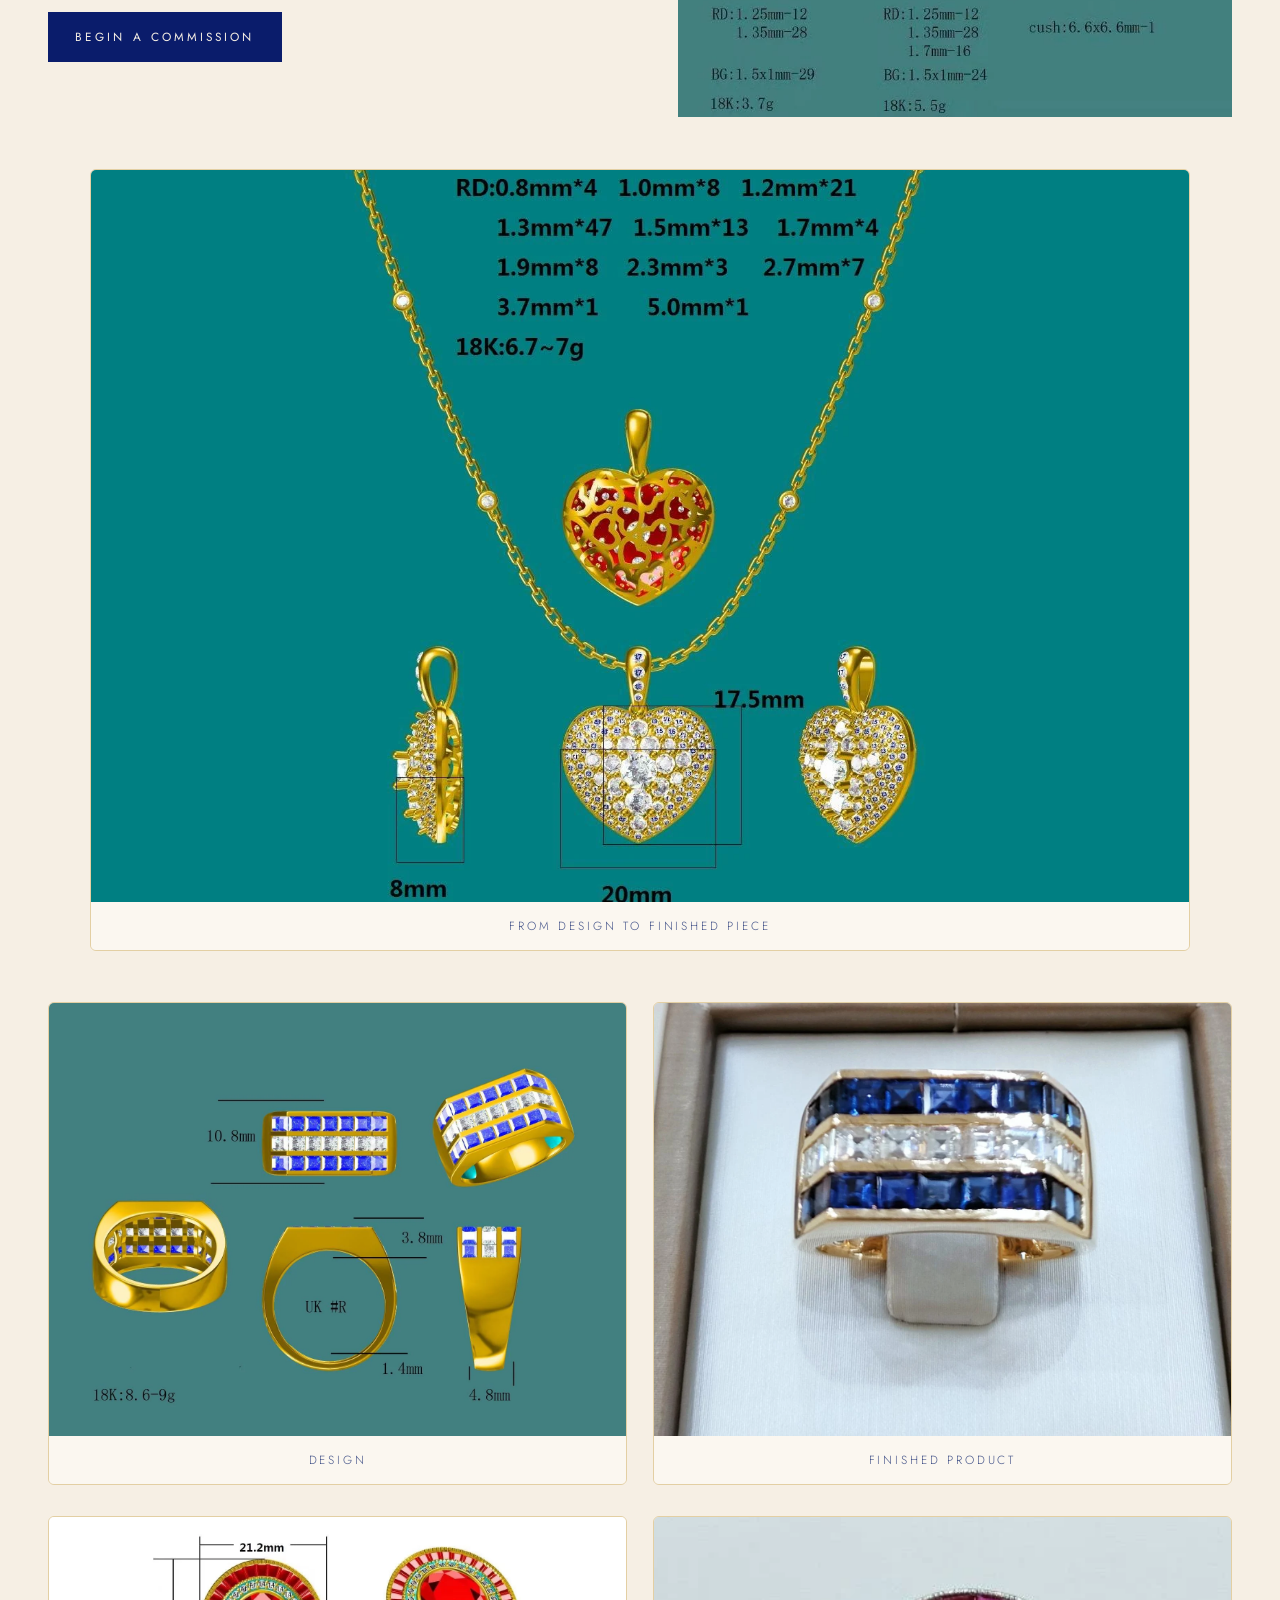
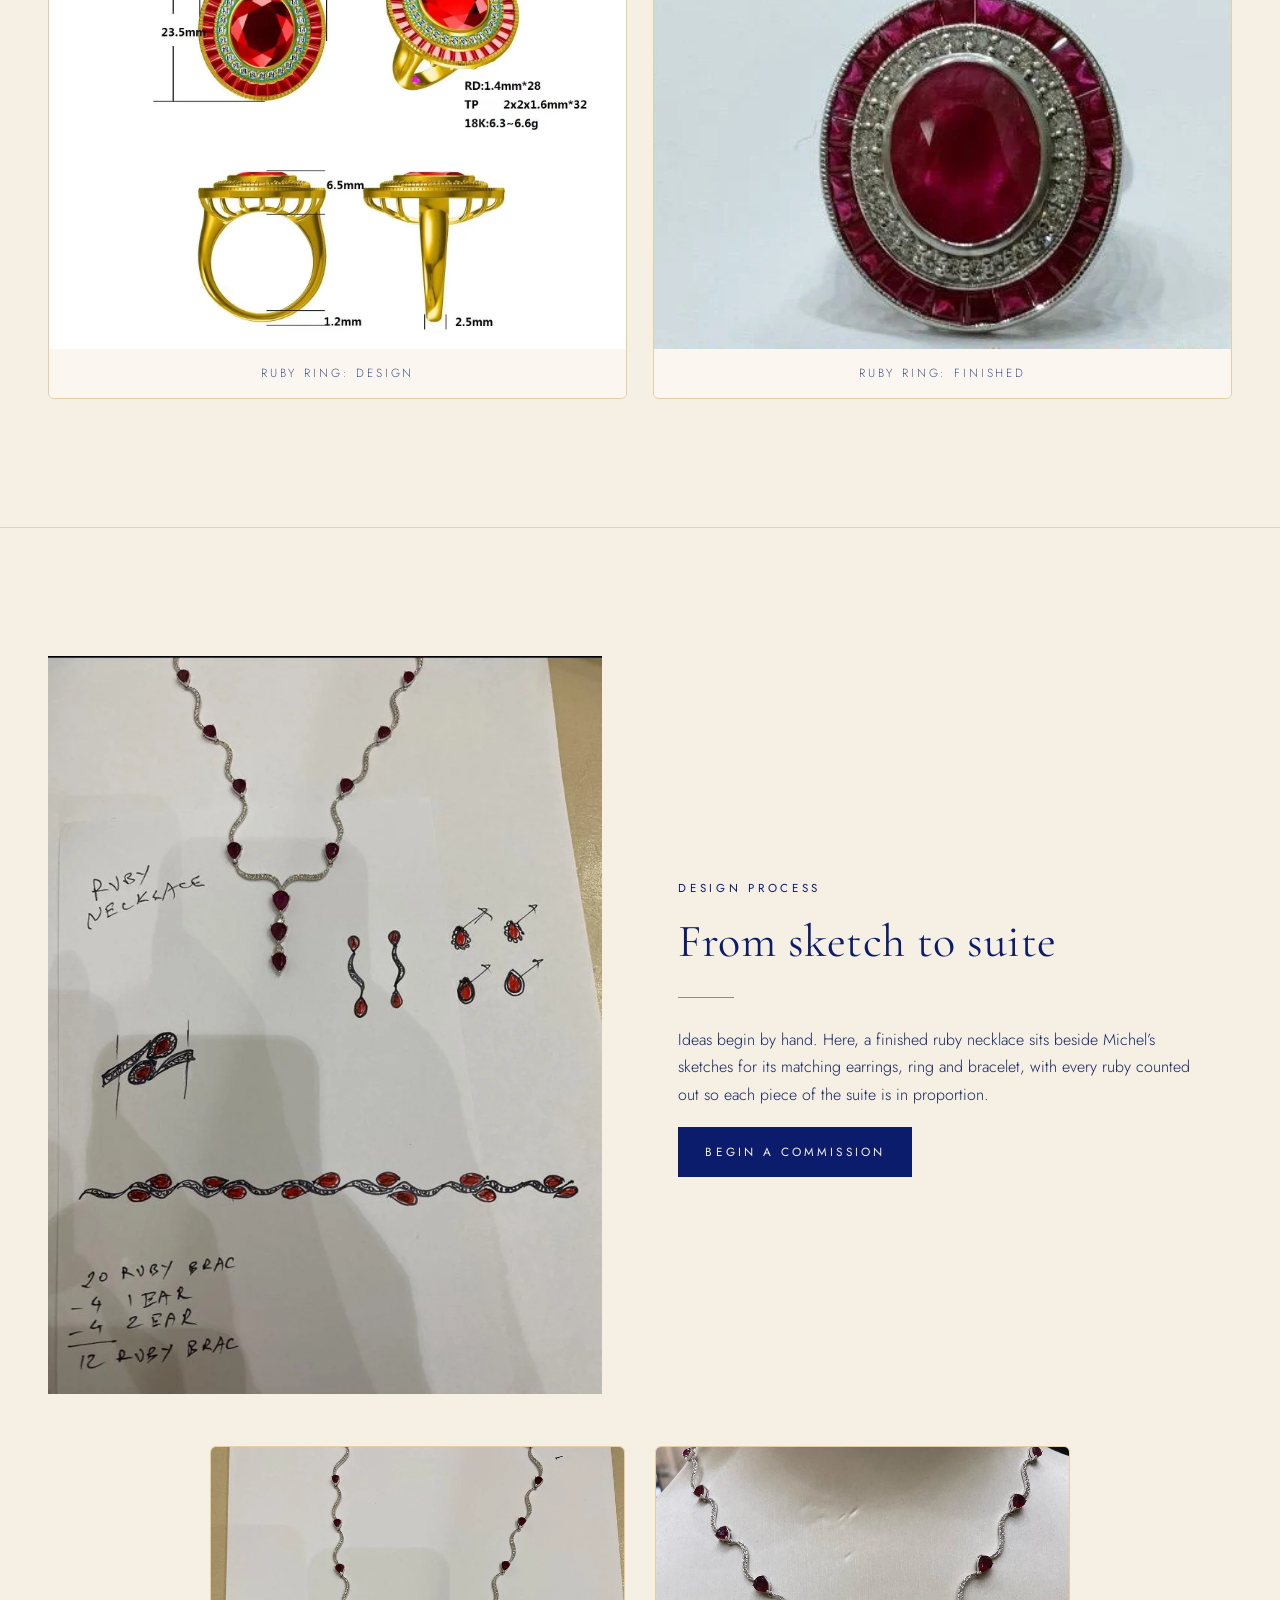
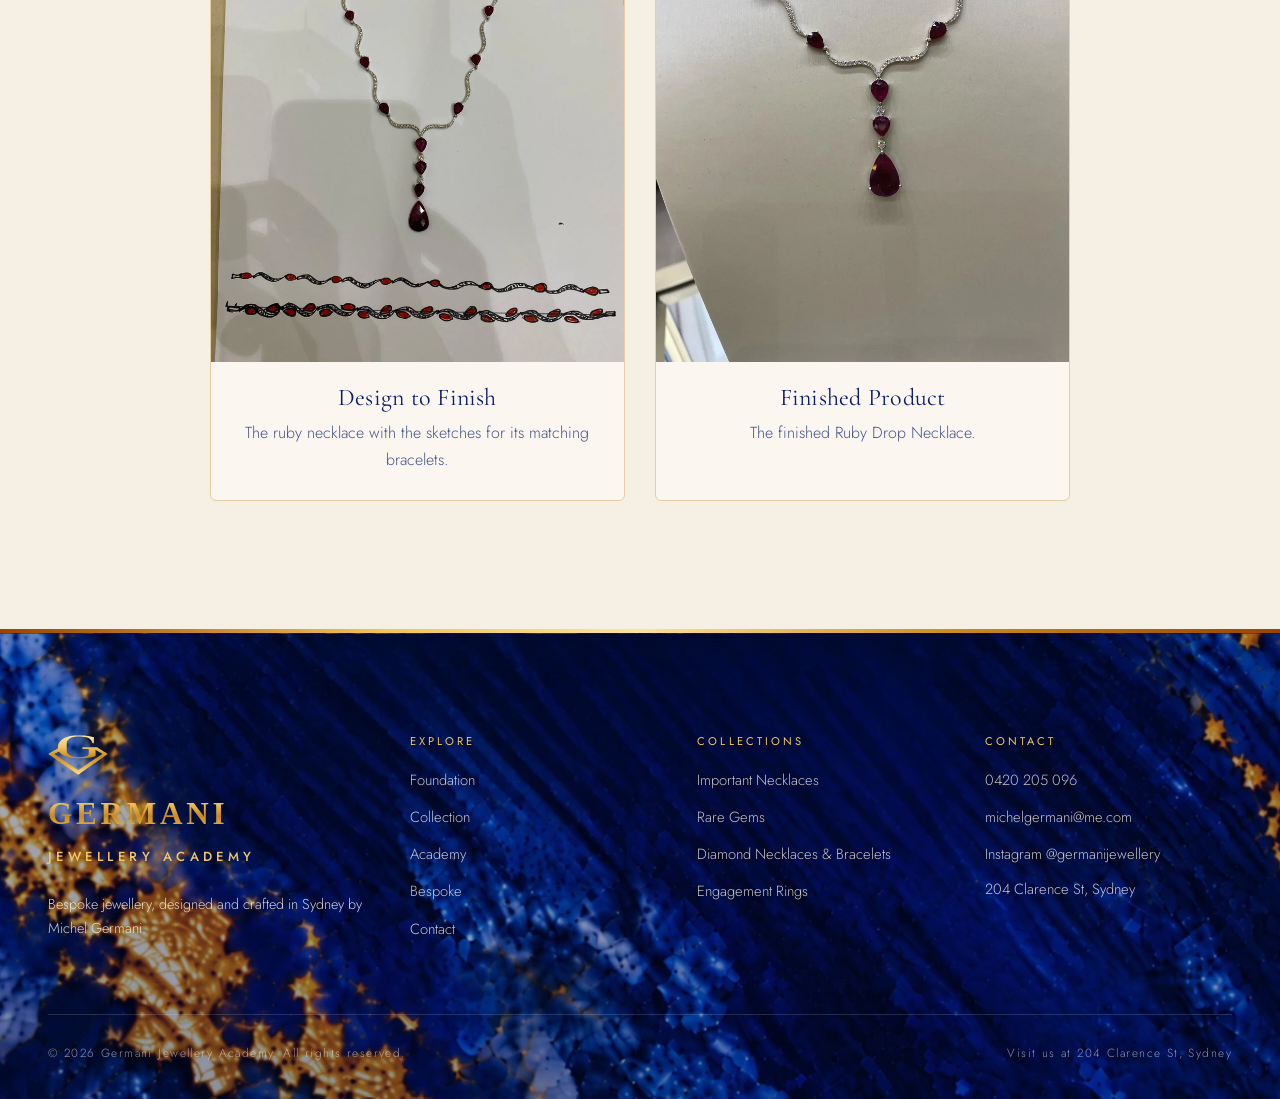
<file: bespoke.html>
<!doctype html>
<html lang="en-AU">
<head>
<meta charset="utf-8">
<meta name="viewport" content="width=device-width, initial-scale=1">
<title>Bespoke | Germani Jewellery Academy</title>
<meta name="description" content="Bespoke engagement rings and custom jewellery designed one-to-one with Michel Germani in Sydney.">
<link rel="canonical" href="https://germani.com.au/bespoke.html">
<meta property="og:type" content="website">
<meta property="og:site_name" content="Germani Jewellery Academy">
<meta property="og:title" content="Bespoke | Germani Jewellery Academy">
<meta property="og:description" content="Bespoke engagement rings and custom jewellery designed one-to-one with Michel Germani in Sydney.">
<meta property="og:image" content="https://germani.com.au/assets/img/og-image.jpg">
<meta name="theme-color" content="#0b1a3a">
<link rel="icon" href="favicon.svg" type="image/svg+xml">
<link rel="icon" href="favicon.png" type="image/png" sizes="192x192">
<link rel="apple-touch-icon" href="apple-touch-icon.png">
<link rel="preconnect" href="https://fonts.googleapis.com">
<link rel="preconnect" href="https://fonts.gstatic.com" crossorigin>
<link href="https://fonts.googleapis.com/css2?family=Cormorant+Garamond:ital,wght@0,400;0,500;0,600;1,400&family=Jost:wght@300;400;500&family=Tinos:wght@400;700&display=swap" rel="stylesheet">
<link rel="stylesheet" href="assets/css/site.css">
</head>
<body>
<a class="sr-only" href="#main">Skip to content</a>
<header class="site-header">
  <div class="hdr-top">
    <div class="hdr-side"><a href="tel:+61420205096">0420 205 096</a></div>
    <button class="nav-toggle" aria-label="Open menu" aria-expanded="false" aria-controls="main-nav"><span></span></button>
    <a class="brand" href="index.html" aria-label="Germani Jewellery Academy home">
      <span class="brand__mark" aria-hidden="true"></span>
      <span class="brand__name">GERMANI</span>
      <span class="brand__sub">JEWELLERY ACADEMY</span>
    </a>
    <div class="hdr-side hdr-side--right"><a href="contact.html#visit">Visit the showroom</a></div>
  </div>
  <nav class="main-nav" id="main-nav" aria-label="Main">
    <ul>
      <li><a href="index.html">Home</a></li>
      <li><a href="house.html">Foundation</a></li>
      <li><a href="collections.html">Collection</a></li>
      <li><a href="academy.html">Academy</a></li>
      <li><a href="bespoke.html" aria-current="page">Bespoke</a></li>
      <li><a href="contact.html">Contact</a></li>
    </ul>
  </nav>
</header>
<main id="main">
<section class="page-banner">
  <div class="wrap">
    <span class="eyebrow">Bespoke</span>
    <h1>Made for one person</h1>
    <p class="lead">An engagement ring, an anniversary gift or a piece to mark a lifetime: designed with you by Michel Germani and made by hand.</p>
  </div>
</section>

<section class="section" style="padding-top:0">
  <div class="wrap split">
    <div class="split__media split__media--studio reveal"><img src="assets/img/yellow-diamond-rings.webp" alt="Bespoke yellow and white diamond rings" loading="lazy" decoding="async"></div>
    <div class="split__body reveal">
      <span class="eyebrow">Engagement &amp; Bridal</span>
      <h2>The ring of a lifetime</h2>
      <hr class="rule">
      <p>Custom engagement rings are at the heart of the Germani house. Choose a diamond with Michel&rsquo;s guidance, whether a classic round brilliant, an elegant pear or a rare coloured stone, then shape the setting and band around it.</p>
      <p>Matching wedding bands can be designed alongside, so that the pair sits perfectly together.</p>
      <a class="link-arrow" href="collections.html#bridal">View bridal pieces</a>
    </div>
  </div>
</section>

<section class="section section--ivory">
  <div class="wrap">
    <div class="section-head reveal">
      <span class="eyebrow">The Process</span>
      <h2>From first conversation to final piece</h2>
    </div>
    <ol class="steps reveal">
      <li><h3>Consultation</h3><p>Meet Michel privately to talk through ideas, budget and timing. Bring inspiration, or simply a feeling.</p></li>
      <li><h3>The Stone</h3><p>View a curated selection of diamonds and coloured gemstones, and learn what makes each one special.</p></li>
      <li><h3>Design</h3><p>Michel prepares sketches and detailed designs, refined together until every proportion feels right.</p></li>
      <li><h3>Craftsmanship</h3><p>Your piece is handcrafted, carefully set and finished, then presented to you in person.</p></li>
    </ol>
  </div>
</section>

<section class="section">
  <div class="wrap split split--reverse">
    <div class="split__media reveal"><img src="assets/img/emerald-sapphire-ring.webp" alt="Bespoke emerald ring framed in sapphires" loading="lazy" decoding="async"></div>
    <div class="split__body reveal">
      <span class="eyebrow">Coloured Gemstones</span>
      <h2>Rare colour, set with care</h2>
      <hr class="rule">
      <p>Sapphires, emeralds, rubies and Australian black opals each call for their own approach. Calibré-cut frames, diamond halos and hand-finished mounts are designed to bring out the colour of the centre stone.</p>
      <p>Michel can also redesign heirloom jewellery, giving treasured stones a new life.</p>
      <a class="btn" href="contact.html#appointment">Begin a commission</a>
    </div>
  </div>
</section>

<section class="section section--ivory">
  <div class="wrap split">
    <div class="split__media reveal"><img src="assets/img/selecting-stones.webp" alt="Loose natural emeralds laid out for selection" loading="lazy" decoding="async"></div>
    <div class="split__body reveal">
      <span class="eyebrow">Selecting Stones</span>
      <h2>Every stone, chosen by hand</h2>
      <hr class="rule">
      <p>Before a design is made, Michel selects the stones himself, comparing colour, cut and life side by side, so that each piece begins with the right gem.</p>
      <a class="btn" href="contact.html#appointment">Begin a commission</a>
    </div>
  </div>
  <div class="wrap" style="margin-top:clamp(32px,4vw,56px)">
    <div class="store-pair store-trio">
      <figure class="store reveal"><img src="assets/img/selecting-emeralds.webp" alt="Rows of loose natural emeralds laid out for selection" loading="lazy" decoding="async">
        <figcaption>Selecting emeralds</figcaption></figure>
      <figure class="store reveal"><img src="assets/img/selecting-stones-aquamarine.webp" alt="A large pear-shaped aquamarine held between the fingers for inspection" loading="lazy" decoding="async">
        <figcaption>Selecting stones</figcaption></figure>
      <figure class="store reveal"><img src="assets/img/triangle-diamond-shoulder-stones.webp" alt="A matched pair of triangle-shaped diamonds under a loupe" loading="lazy" decoding="async">
        <figcaption>Diamond shoulder stones, triangle shape</figcaption></figure>
    </div>
  </div>
</section>

<section class="section">
  <div class="wrap split split--reverse">
    <div class="split__media reveal"><img src="assets/img/ring-design-approval.webp" alt="Technical design drawings of a cushion halo engagement ring and wedding bands, with measurements and stone sizes" loading="lazy" decoding="async"></div>
    <div class="split__body reveal">
      <span class="eyebrow">Designs for Approval</span>
      <h2>Drawn before it is made</h2>
      <hr class="rule">
      <p>Every commission is drawn in detail before any metal is worked: each view, measurement and stone size is set out and approved with you, so the finished rings are exactly as you imagined.</p>
      <a class="btn" href="contact.html#appointment">Begin a commission</a>
    </div>
  </div>
  <div class="wrap" style="margin-top:clamp(32px,4vw,56px)">
    <figure class="store store--wide reveal"><img src="assets/img/heart-pendant-design.webp" alt="Design drawing of a heart pendant on a diamond station chain, with views, measurements and stone sizes" loading="lazy" decoding="async">
      <figcaption>From design to finished piece</figcaption></figure>
    <div class="store-pair" style="margin-top:clamp(20px,2.4vw,32px)">
      <figure class="store reveal"><img src="assets/img/gents-sapphire-ring-design.webp" alt="Design drawing of a gentleman’s sapphire and diamond ring, with views and measurements" loading="lazy" decoding="async">
        <figcaption>Design</figcaption></figure>
      <figure class="store reveal"><img src="assets/img/gents-sapphire-ring-finished.webp" alt="The finished gentleman’s sapphire and diamond ring in its box" loading="lazy" decoding="async">
        <figcaption>Finished product</figcaption></figure>
    </div>
    <div class="store-pair" style="margin-top:clamp(20px,2.4vw,32px)">
      <figure class="store reveal"><img src="assets/img/ruby-ring-design.webp" alt="Design drawing of an oval ruby ring with a diamond halo and calibré ruby frame, with views and measurements" loading="lazy" decoding="async">
        <figcaption>Ruby ring: design</figcaption></figure>
      <figure class="store reveal"><img src="assets/img/ruby-ring-finished.webp" alt="The finished oval ruby ring with diamond halo and calibré ruby frame" loading="lazy" decoding="async">
        <figcaption>Ruby ring: finished</figcaption></figure>
    </div>
  </div>
</section>

<section class="section section--ivory">
  <div class="wrap split">
    <div class="split__media reveal"><img src="assets/img/design-process-sketch.webp" alt="Hand sketches of a ruby necklace, earrings, ring and bracelet beside a photograph of the finished ruby necklace" loading="lazy" decoding="async"></div>
    <div class="split__body reveal">
      <span class="eyebrow">Design Process</span>
      <h2>From sketch to suite</h2>
      <hr class="rule">
      <p>Ideas begin by hand. Here, a finished ruby necklace sits beside Michel&rsquo;s sketches for its matching earrings, ring and bracelet, with every ruby counted out so each piece of the suite is in proportion.</p>
      <a class="btn" href="contact.html#appointment">Begin a commission</a>
    </div>
  </div>
  <div class="wrap" style="margin-top:clamp(32px,4vw,56px)">
    <div class="commissions commissions--pair">
      <figure class="reveal"><img src="assets/img/ruby-design-to-finish.webp" alt="The ruby necklace laid above hand sketches of its matching ruby bracelets" loading="lazy" decoding="async">
        <figcaption><h3>Design to Finish</h3><p>The ruby necklace with the sketches for its matching bracelets.</p></figcaption></figure>
      <figure class="reveal"><img src="assets/img/ruby-drop-necklace.webp" alt="The finished ruby drop necklace on a display bust" loading="lazy" decoding="async">
        <figcaption><h3>Finished Product</h3><p>The finished Ruby Drop Necklace.</p></figcaption></figure>
    </div>
  </div>
</section>
</main>
<footer class="site-footer starfield">
  <div class="wrap">
    <div class="footer-grid">
      <div class="footer-brand">
        <span class="brand__mark" aria-hidden="true"></span>
        <span class="brand__name">GERMANI</span>
        <span class="brand__sub">JEWELLERY ACADEMY</span>
        <p>Bespoke jewellery, designed and crafted in Sydney by Michel Germani.</p>
      </div>
      <div>
        <h4>Explore</h4>
        <ul>
          <li><a href="house.html">Foundation</a></li>
          <li><a href="collections.html">Collection</a></li>
          <li><a href="academy.html">Academy</a></li>
          <li><a href="bespoke.html">Bespoke</a></li>
          <li><a href="contact.html">Contact</a></li>
        </ul>
      </div>
      <div>
        <h4>Collections</h4>
        <ul>
          <li><a href="collections.html#important">Important Necklaces</a></li>
          <li><a href="collections.html#rare">Rare Gems</a></li>
          <li><a href="collections.html#diamonds">Diamond Necklaces &amp; Bracelets</a></li>
          <li><a href="collections.html#bridal">Engagement Rings</a></li>
        </ul>
      </div>
      <div>
        <h4>Contact</h4>
        <ul>
          <li><a href="tel:+61420205096">0420 205 096</a></li>
          <li><a href="mailto:michelgermani@me.com">michelgermani@me.com</a></li>
          <li><a href="https://www.instagram.com/germanijewellery/" target="_blank" rel="noopener">Instagram @germanijewellery</a></li>
          <li><address>204 Clarence St, Sydney</address></li>
        </ul>
      </div>
    </div>
    <div class="footer-base">
      <span>&copy; <span data-year>2026</span> Germani Jewellery Academy. All rights reserved.</span>
      <span>Visit us at 204 Clarence St, Sydney</span>
    </div>
  </div>
</footer>
<script src="assets/js/site.js" defer></script>
</body>
</html>
</file>
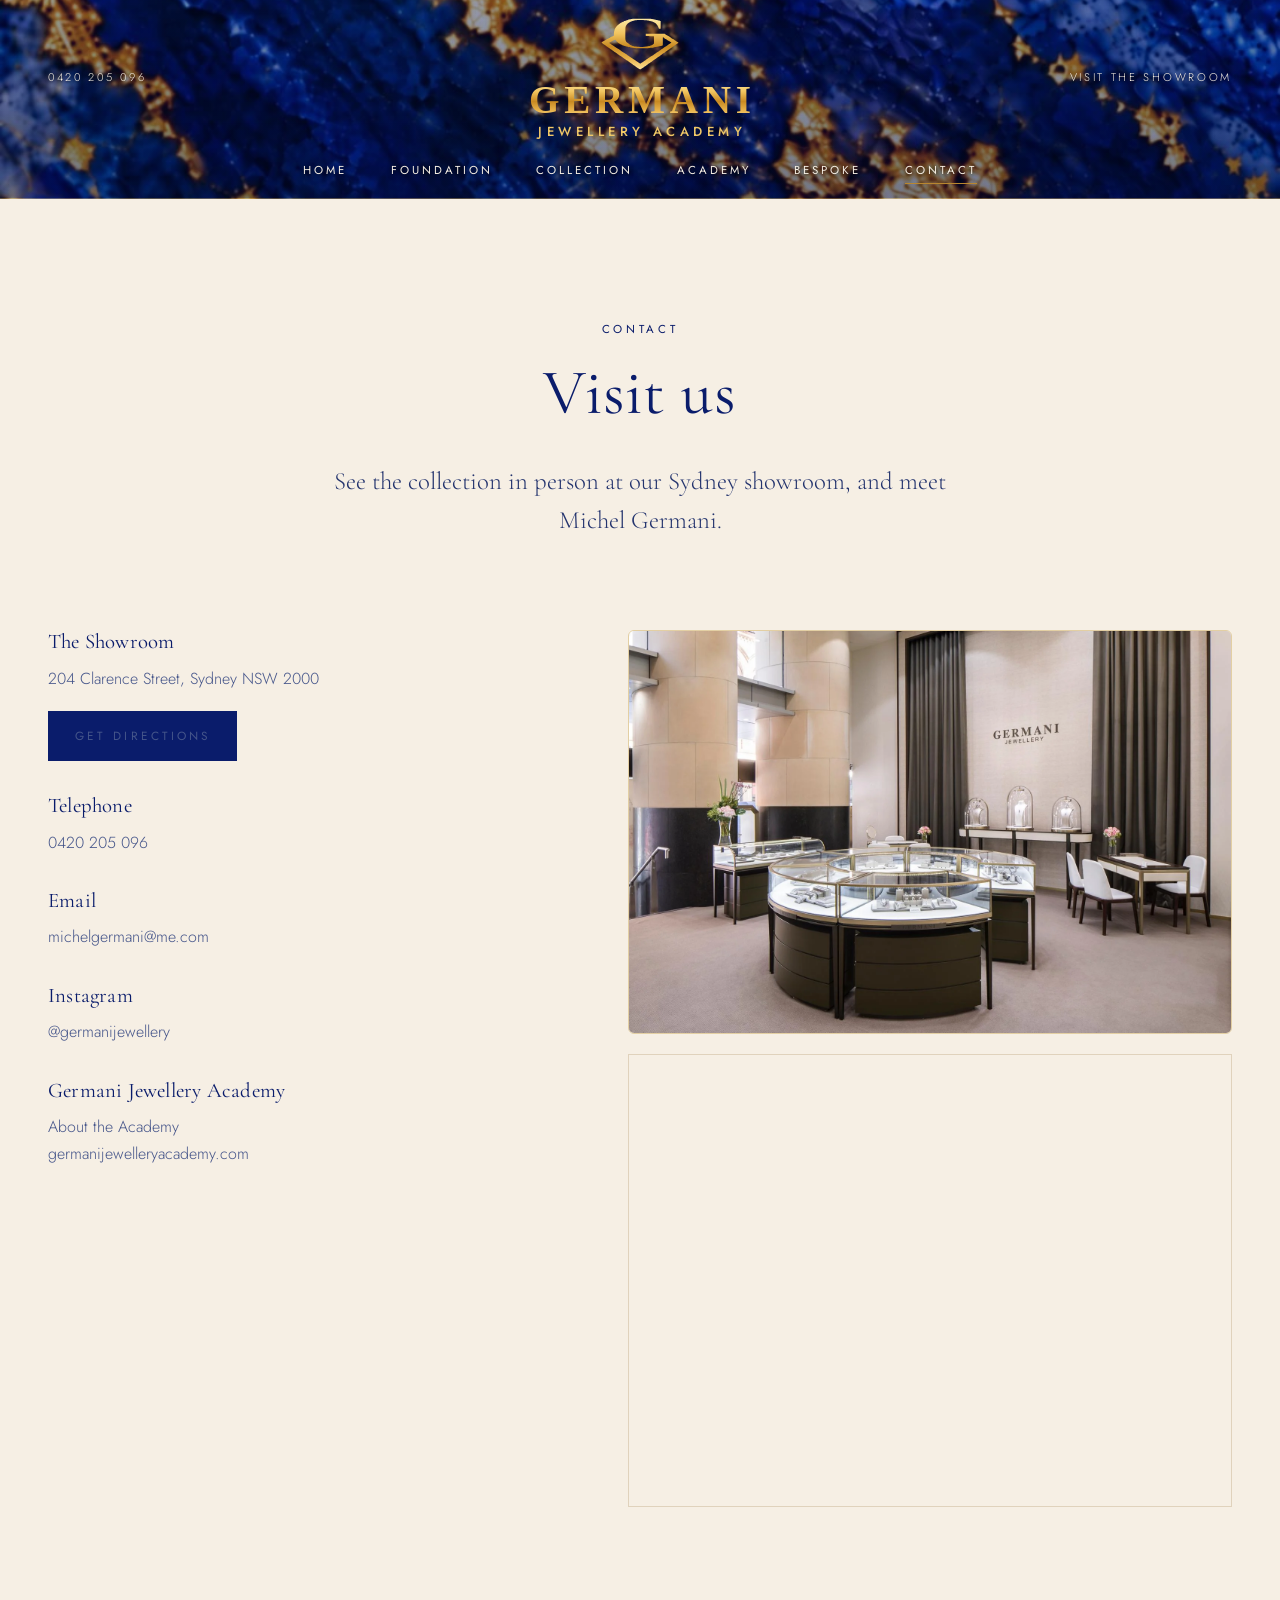
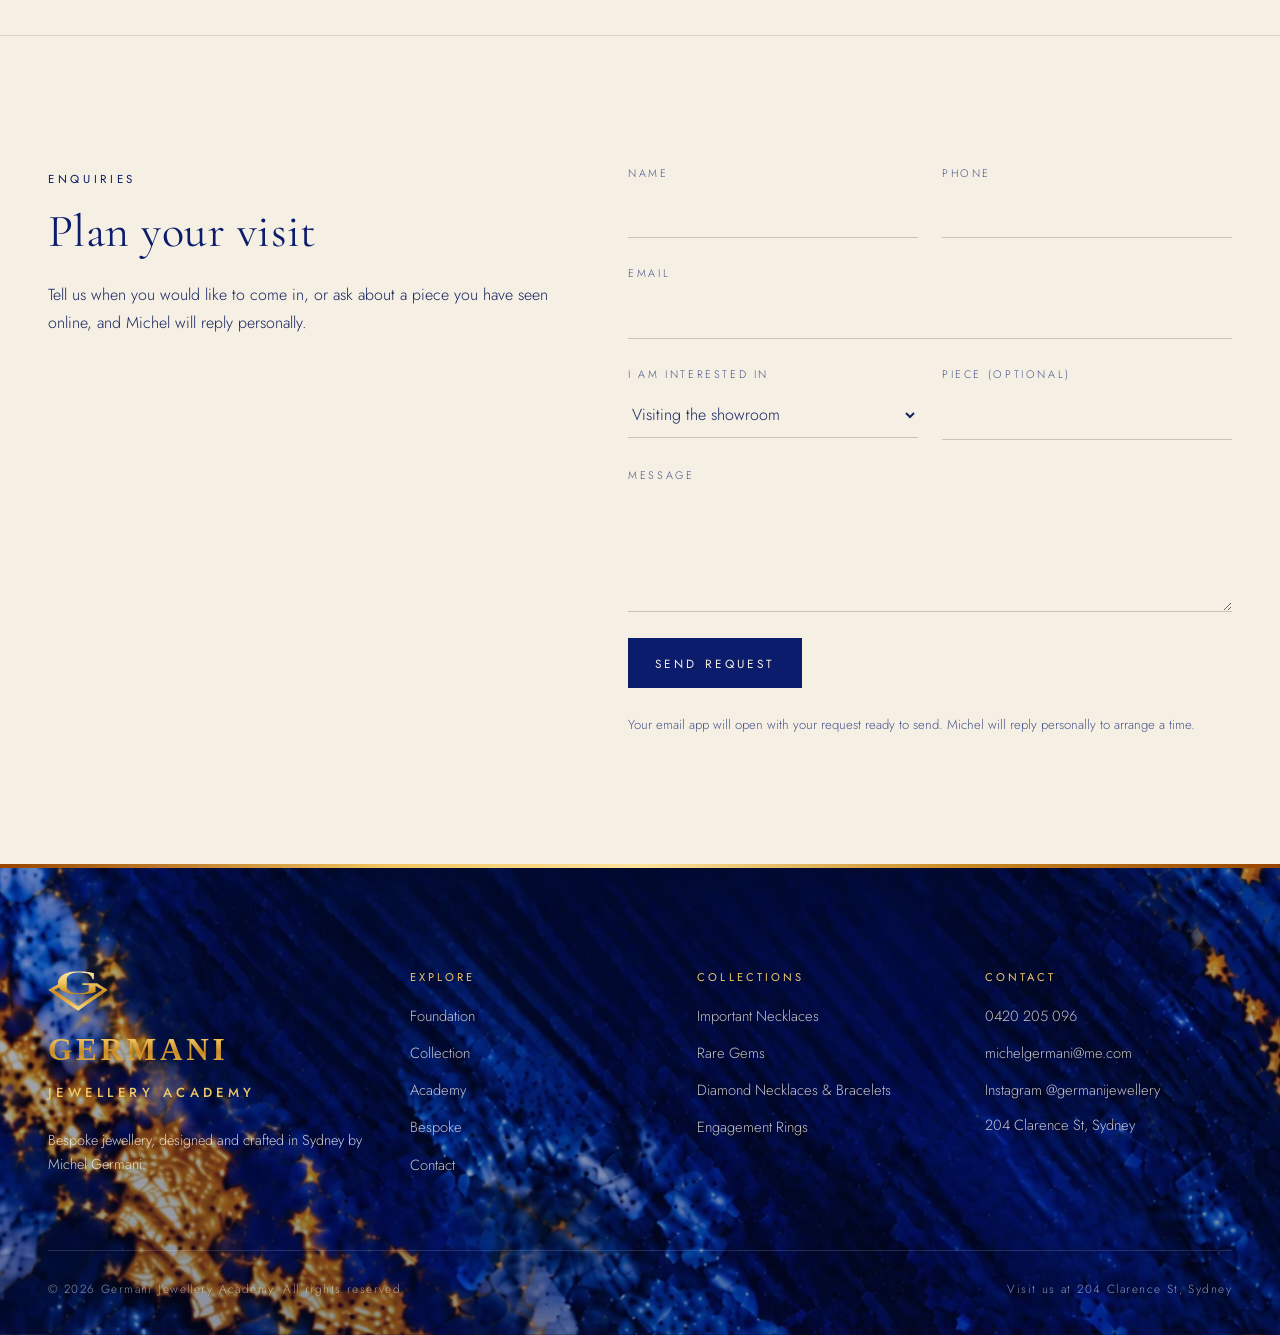
<file: contact.html>
<!doctype html>
<html lang="en-AU">
<head>
<meta charset="utf-8">
<meta name="viewport" content="width=device-width, initial-scale=1">
<title>Contact | Germani Jewellery Academy</title>
<meta name="description" content="Visit Germani Jewellery Academy at 204 Clarence Street, Sydney. See the collection in person and meet Michel Germani. Telephone 0420 205 096.">
<link rel="canonical" href="https://germani.com.au/contact.html">
<meta property="og:type" content="website">
<meta property="og:site_name" content="Germani Jewellery Academy">
<meta property="og:title" content="Contact | Germani Jewellery Academy">
<meta property="og:description" content="Visit Germani Jewellery Academy at 204 Clarence Street, Sydney. See the collection in person and meet Michel Germani. Telephone 0420 205 096.">
<meta property="og:image" content="https://germani.com.au/assets/img/og-image.jpg">
<meta name="theme-color" content="#0b1a3a">
<link rel="icon" href="favicon.svg" type="image/svg+xml">
<link rel="icon" href="favicon.png" type="image/png" sizes="192x192">
<link rel="apple-touch-icon" href="apple-touch-icon.png">
<link rel="preconnect" href="https://fonts.googleapis.com">
<link rel="preconnect" href="https://fonts.gstatic.com" crossorigin>
<link href="https://fonts.googleapis.com/css2?family=Cormorant+Garamond:ital,wght@0,400;0,500;0,600;1,400&family=Jost:wght@300;400;500&family=Tinos:wght@400;700&display=swap" rel="stylesheet">
<link rel="stylesheet" href="assets/css/site.css">
</head>
<body>
<a class="sr-only" href="#main">Skip to content</a>
<header class="site-header">
  <div class="hdr-top">
    <div class="hdr-side"><a href="tel:+61420205096">0420 205 096</a></div>
    <button class="nav-toggle" aria-label="Open menu" aria-expanded="false" aria-controls="main-nav"><span></span></button>
    <a class="brand" href="index.html" aria-label="Germani Jewellery Academy home">
      <span class="brand__mark" aria-hidden="true"></span>
      <span class="brand__name">GERMANI</span>
      <span class="brand__sub">JEWELLERY ACADEMY</span>
    </a>
    <div class="hdr-side hdr-side--right"><a href="contact.html#visit">Visit the showroom</a></div>
  </div>
  <nav class="main-nav" id="main-nav" aria-label="Main">
    <ul>
      <li><a href="index.html">Home</a></li>
      <li><a href="house.html">Foundation</a></li>
      <li><a href="collections.html">Collection</a></li>
      <li><a href="academy.html">Academy</a></li>
      <li><a href="bespoke.html">Bespoke</a></li>
      <li><a href="contact.html" aria-current="page">Contact</a></li>
    </ul>
  </nav>
</header>
<main id="main">
<section class="page-banner">
  <div class="wrap">
    <span class="eyebrow">Contact</span>
    <h1>Visit us</h1>
    <p class="lead">See the collection in person at our Sydney showroom, and meet Michel Germani.</p>
  </div>
</section>

<section class="section" style="padding-top:0" id="visit">
  <div class="wrap contact-grid">
    <div class="contact-card reveal">
      <h3>The Showroom</h3>
      <p>204 Clarence Street, Sydney NSW 2000</p>
      <p style="margin-top:18px"><a class="btn" href="https://www.google.com/maps/search/?api=1&amp;query=204+Clarence+Street,+Sydney+NSW+2000" target="_blank" rel="noopener">Get directions</a></p>
      <h3>Telephone</h3>
      <p><a href="tel:+61420205096">0420 205 096</a></p>
      <h3>Email</h3>
      <p><a href="mailto:michelgermani@me.com">michelgermani@me.com</a></p>
      <h3>Instagram</h3>
      <p><a href="https://www.instagram.com/germanijewellery/" target="_blank" rel="noopener">@germanijewellery</a></p>
      <h3>Germani Jewellery Academy</h3>
      <p><a href="academy.html">About the Academy</a><br><a href="https://www.germanijewelleryacademy.com" target="_blank" rel="noopener">germanijewelleryacademy.com</a></p>
    </div>
    <div class="reveal">
      <figure class="store store--contact"><img src="assets/img/germani-showroom.webp" alt="Inside the Germani showroom, Sydney" loading="lazy" decoding="async"></figure>
      <iframe class="map" src="https://maps.google.com/maps?q=204+Clarence+Street,+Sydney+NSW+2000&amp;z=16&amp;output=embed" title="Map: Germani Jewellery Academy, 204 Clarence Street, Sydney NSW 2000" loading="lazy" referrerpolicy="no-referrer-when-downgrade"></iframe>
    </div>
  </div>
</section>

<section class="section section--ivory" id="appointment">
  <div class="wrap contact-grid">
    <div class="reveal">
      <span class="eyebrow">Enquiries</span>
      <h2>Plan your visit</h2>
      <p>Tell us when you would like to come in, or ask about a piece you have seen online, and Michel will reply personally.</p>
    </div>
    <div class="reveal">
      <form class="form" name="appointment" method="POST" action="mailto:michelgermani@me.com" data-email="michelgermani@me.com">
        <input type="hidden" name="form-name" value="appointment">
        <p class="sr-only"><label>Leave this empty <input name="company"></label></p>
        <div class="field"><label for="f-name">Name</label><input id="f-name" name="name" autocomplete="name" required></div>
        <div class="field"><label for="f-phone">Phone</label><input id="f-phone" name="phone" type="tel" autocomplete="tel"></div>
        <div class="field field--full"><label for="f-email">Email</label><input id="f-email" name="email" type="email" autocomplete="email" required></div>
        <div class="field"><label for="f-interest">I am interested in</label>
          <select id="f-interest" name="interest">
            <option>Visiting the showroom</option>
            <option>Engagement ring</option>
            <option>Bespoke commission</option>
            <option>Viewing a piece</option>
            <option>Redesigning an heirloom</option>
            <option>Germani Jewellery Academy</option>
            <option>Something else</option>
          </select>
        </div>
        <div class="field"><label for="f-piece">Piece (optional)</label><input id="f-piece" name="piece"></div>
        <div class="field field--full"><label for="f-message">Message</label><textarea id="f-message" name="message"></textarea></div>
        <button class="btn" type="submit">Send request</button>
        <p class="form-note">Your email app will open with your request ready to send. Michel will reply personally to arrange a time.</p>
      </form>
      <div class="form-success" role="status">
        <h3>Thank you</h3>
        <p style="margin:0">Your email app has opened with your request. Just press Send, and Michel will be in touch shortly to arrange your visit. If nothing opened, email <a href="mailto:michelgermani@me.com">michelgermani@me.com</a> or call 0420 205 096.</p>
      </div>
    </div>
  </div>
</section>
</main>
<footer class="site-footer starfield">
  <div class="wrap">
    <div class="footer-grid">
      <div class="footer-brand">
        <span class="brand__mark" aria-hidden="true"></span>
        <span class="brand__name">GERMANI</span>
        <span class="brand__sub">JEWELLERY ACADEMY</span>
        <p>Bespoke jewellery, designed and crafted in Sydney by Michel Germani.</p>
      </div>
      <div>
        <h4>Explore</h4>
        <ul>
          <li><a href="house.html">Foundation</a></li>
          <li><a href="collections.html">Collection</a></li>
          <li><a href="academy.html">Academy</a></li>
          <li><a href="bespoke.html">Bespoke</a></li>
          <li><a href="contact.html">Contact</a></li>
        </ul>
      </div>
      <div>
        <h4>Collections</h4>
        <ul>
          <li><a href="collections.html#important">Important Necklaces</a></li>
          <li><a href="collections.html#rare">Rare Gems</a></li>
          <li><a href="collections.html#diamonds">Diamond Necklaces &amp; Bracelets</a></li>
          <li><a href="collections.html#bridal">Engagement Rings</a></li>
        </ul>
      </div>
      <div>
        <h4>Contact</h4>
        <ul>
          <li><a href="tel:+61420205096">0420 205 096</a></li>
          <li><a href="mailto:michelgermani@me.com">michelgermani@me.com</a></li>
          <li><a href="https://www.instagram.com/germanijewellery/" target="_blank" rel="noopener">Instagram @germanijewellery</a></li>
          <li><address>204 Clarence St, Sydney</address></li>
        </ul>
      </div>
    </div>
    <div class="footer-base">
      <span>&copy; <span data-year>2026</span> Germani Jewellery Academy. All rights reserved.</span>
      <span>Visit us at 204 Clarence St, Sydney</span>
    </div>
  </div>
</footer>
<script src="assets/js/site.js" defer></script>
</body>
</html>
</file>
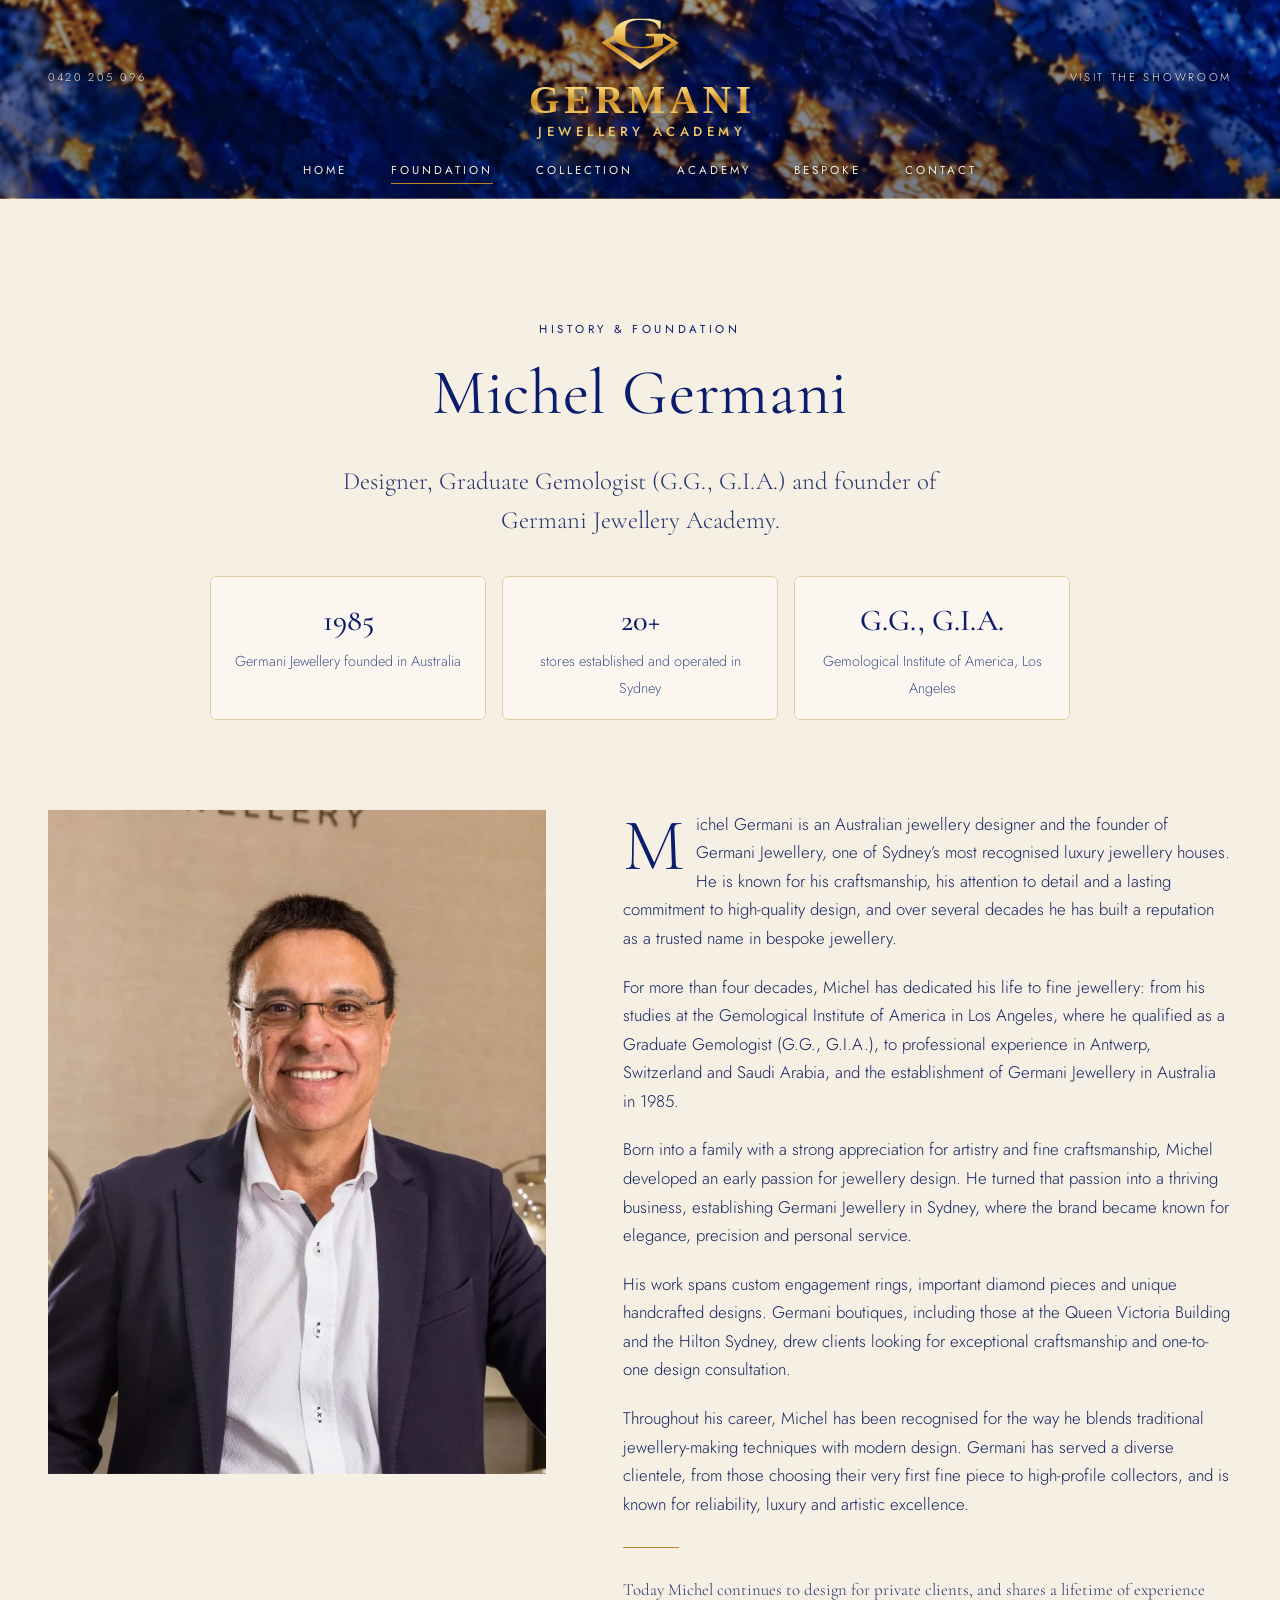
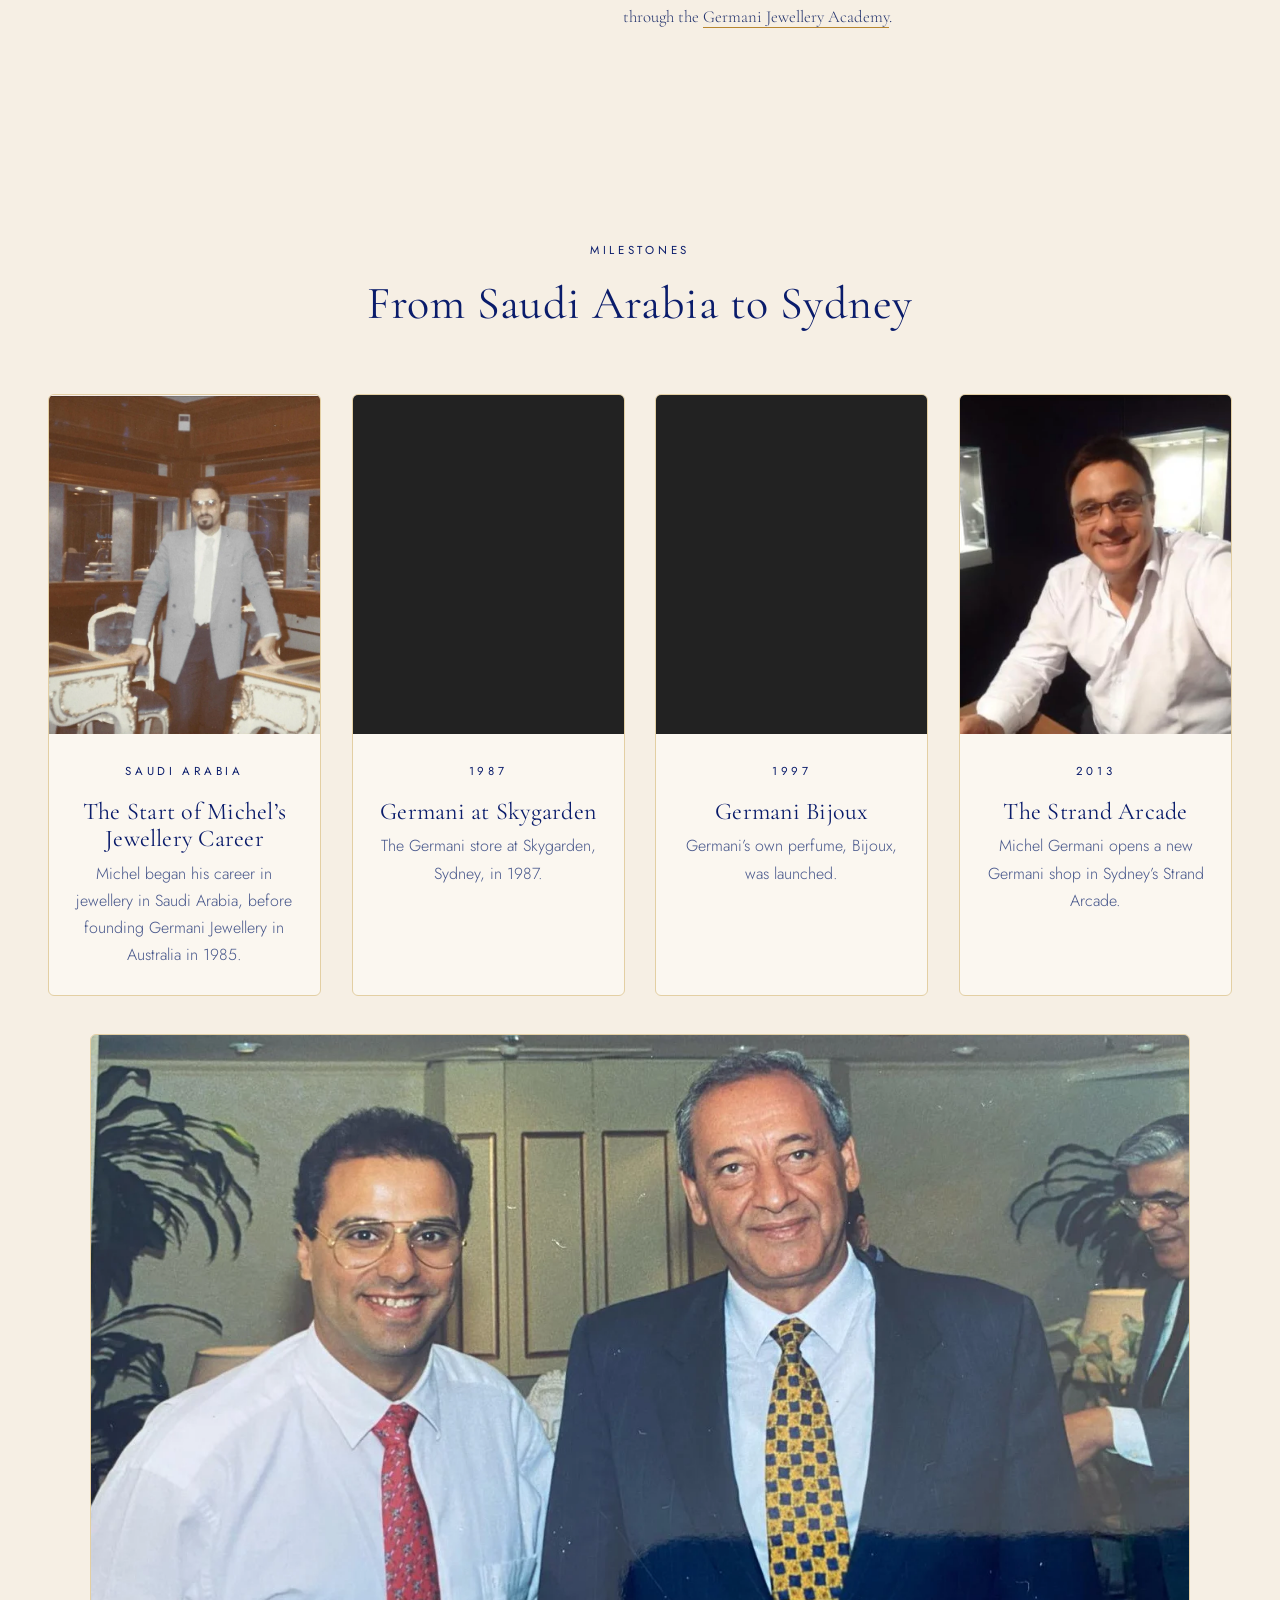
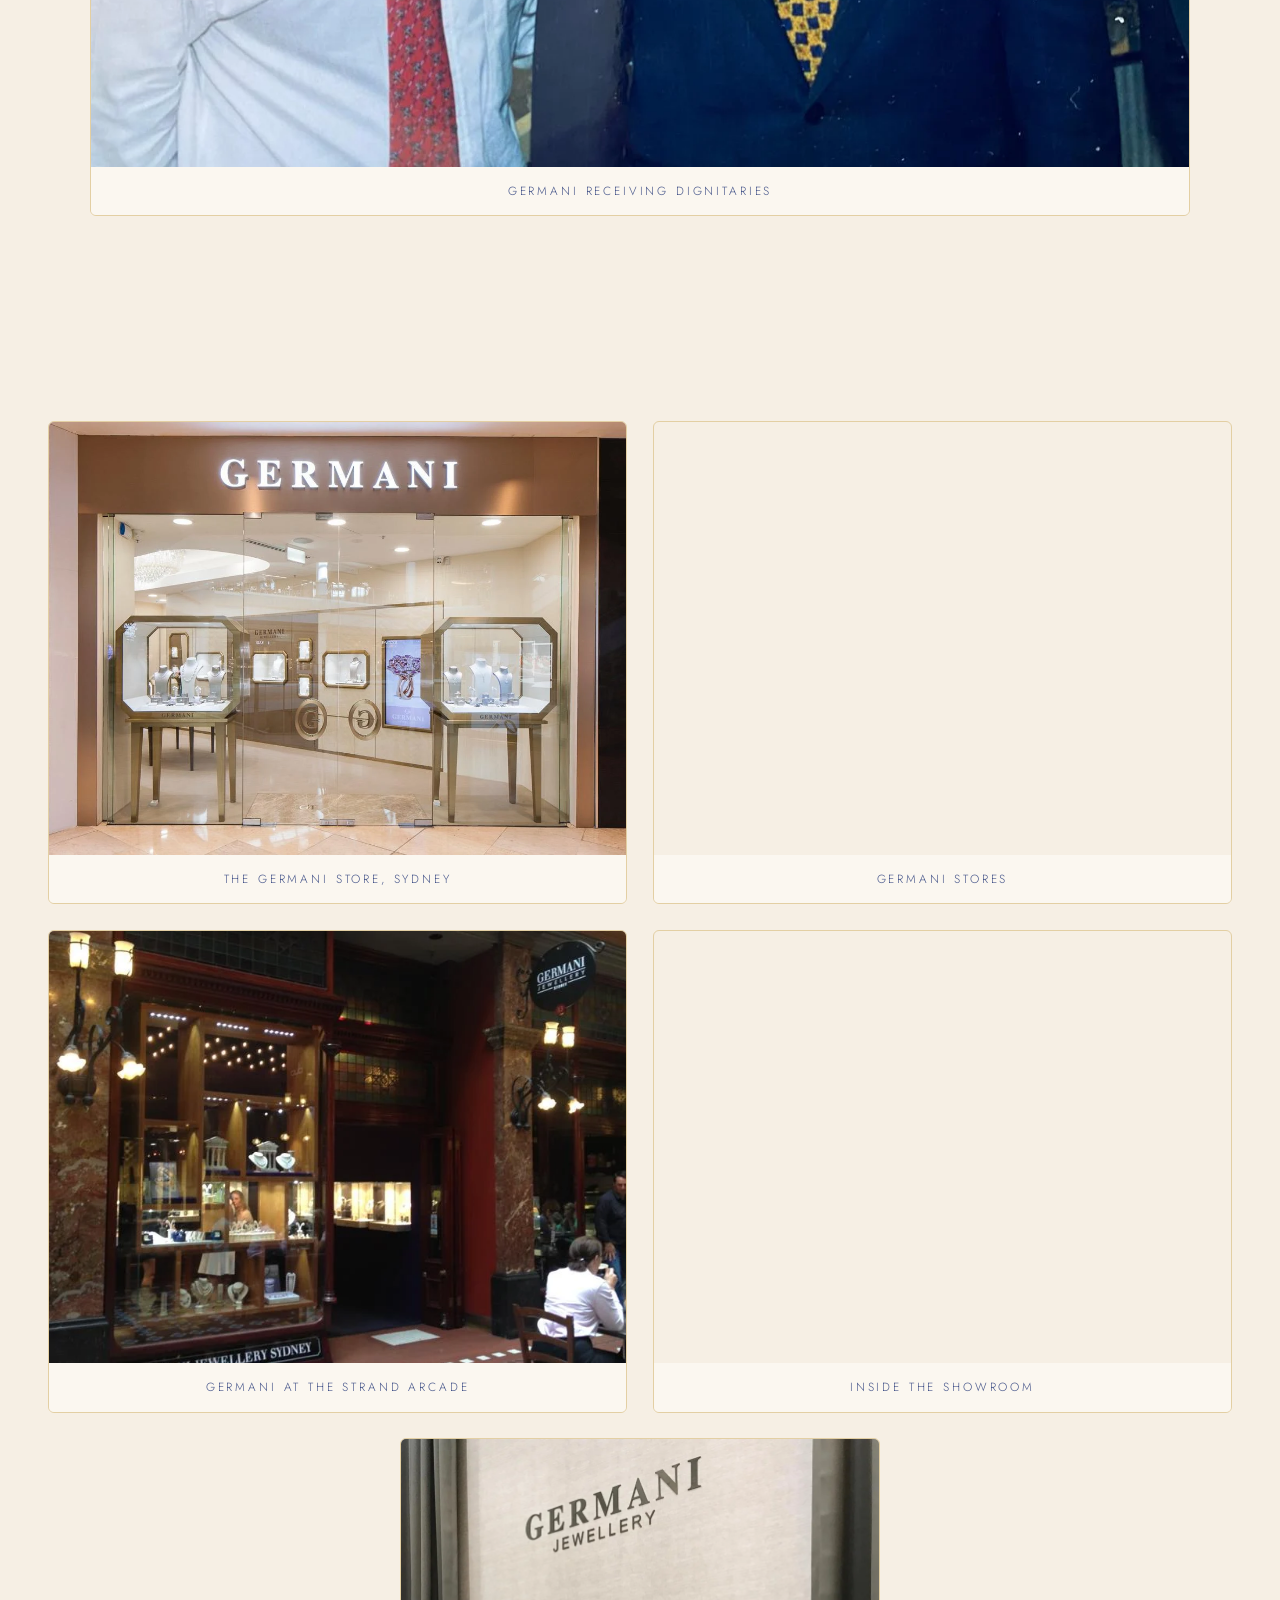
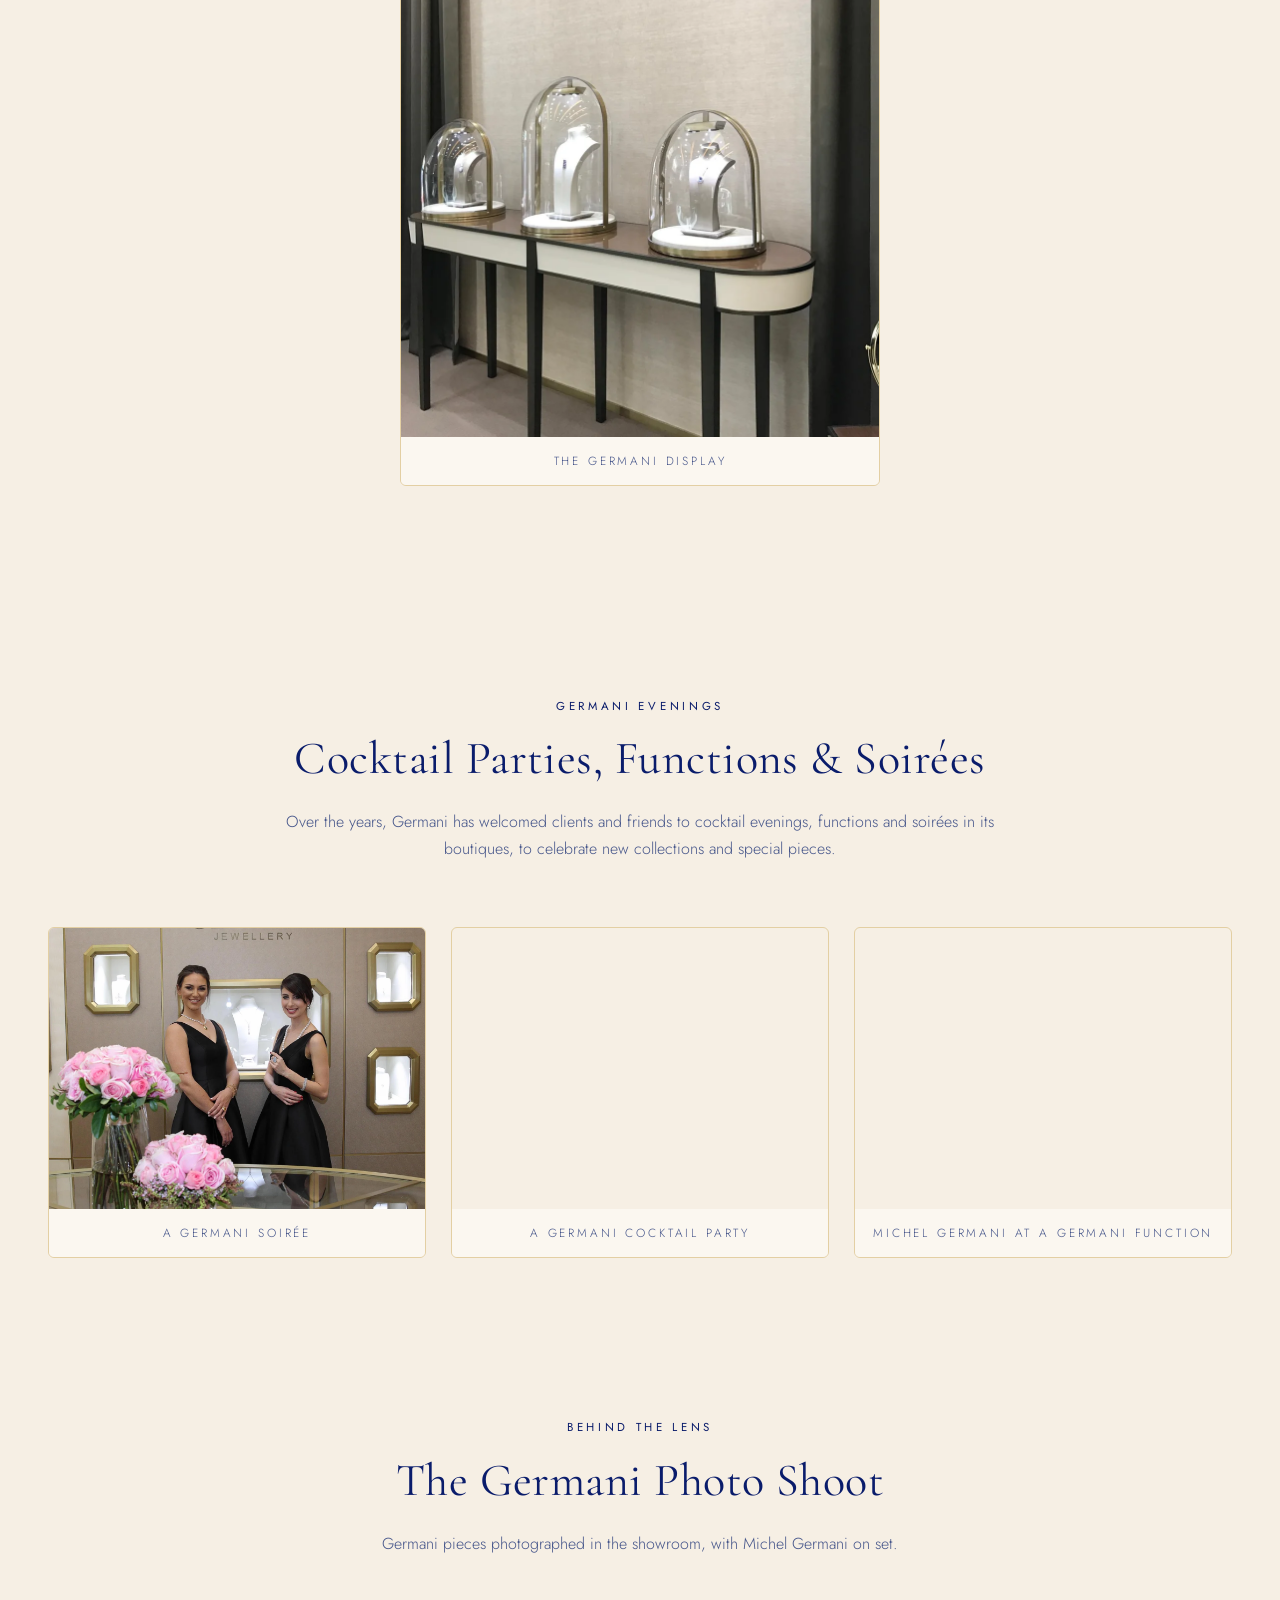
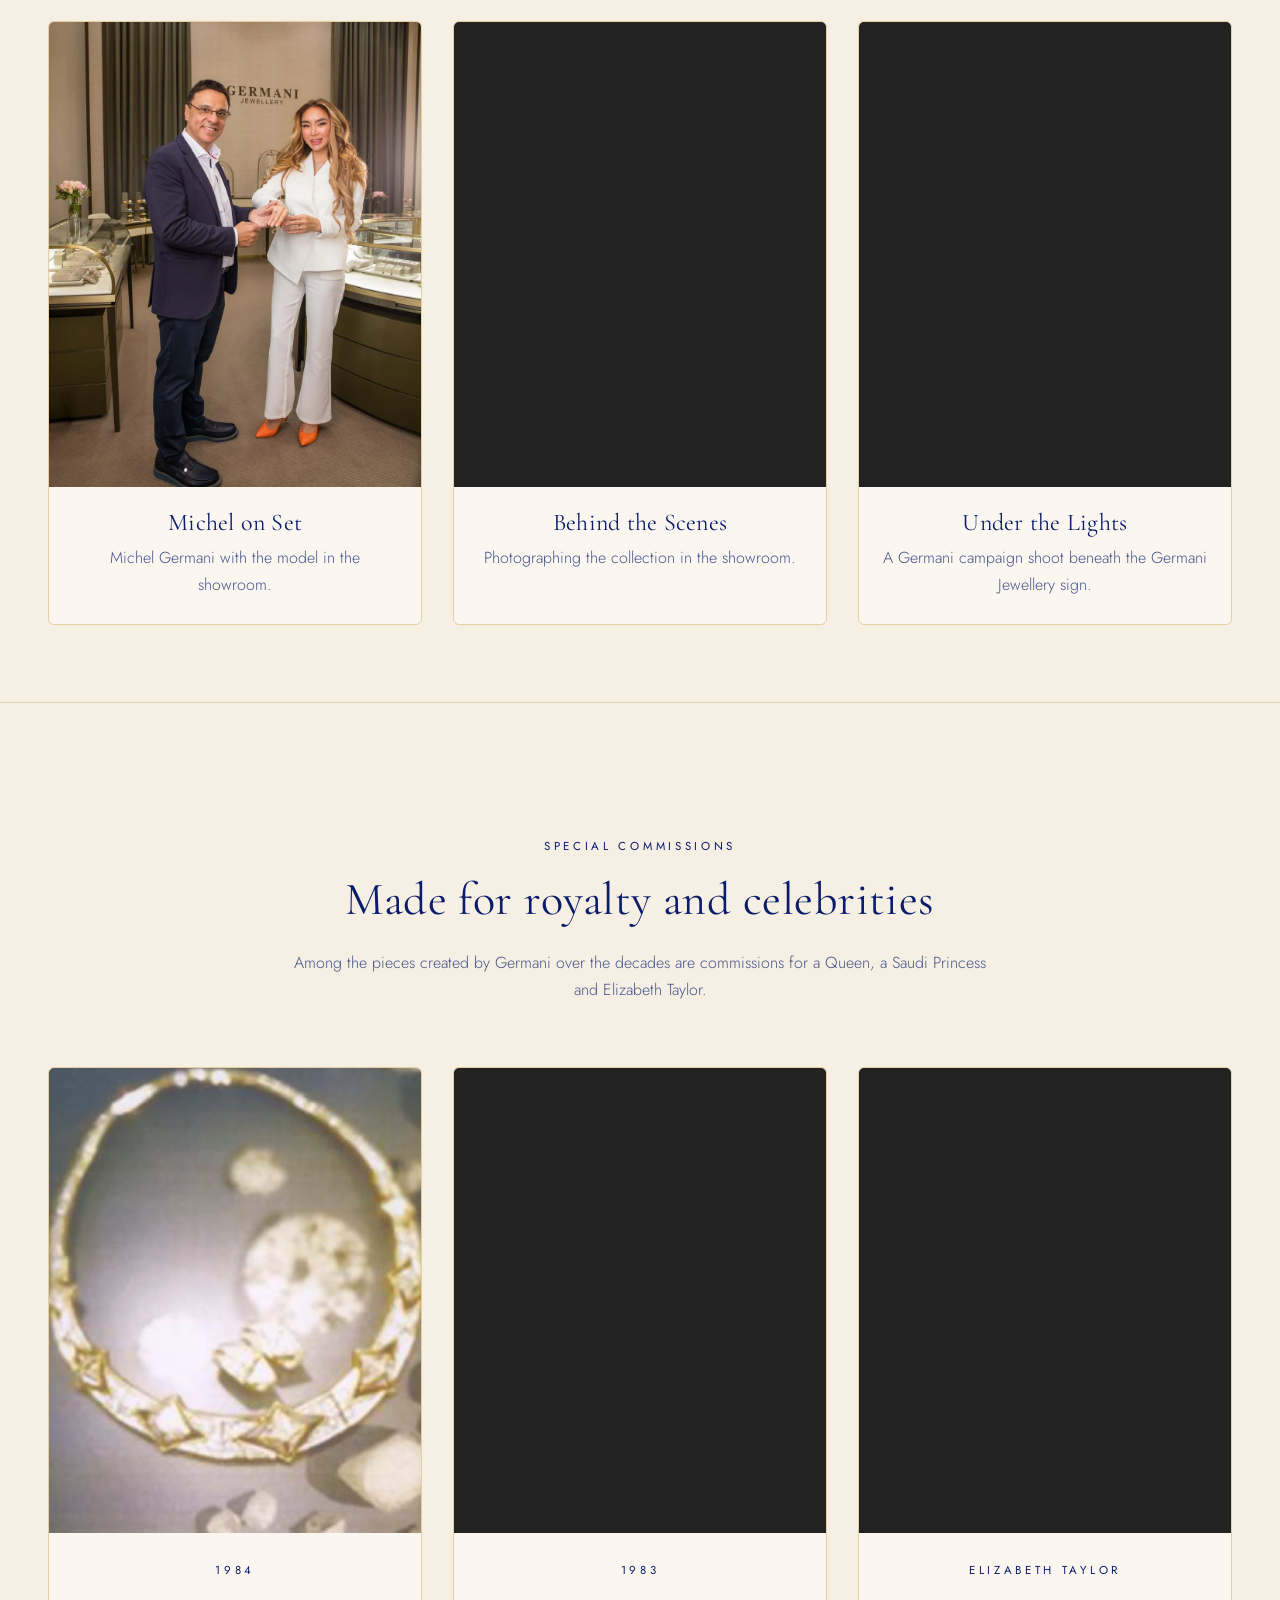
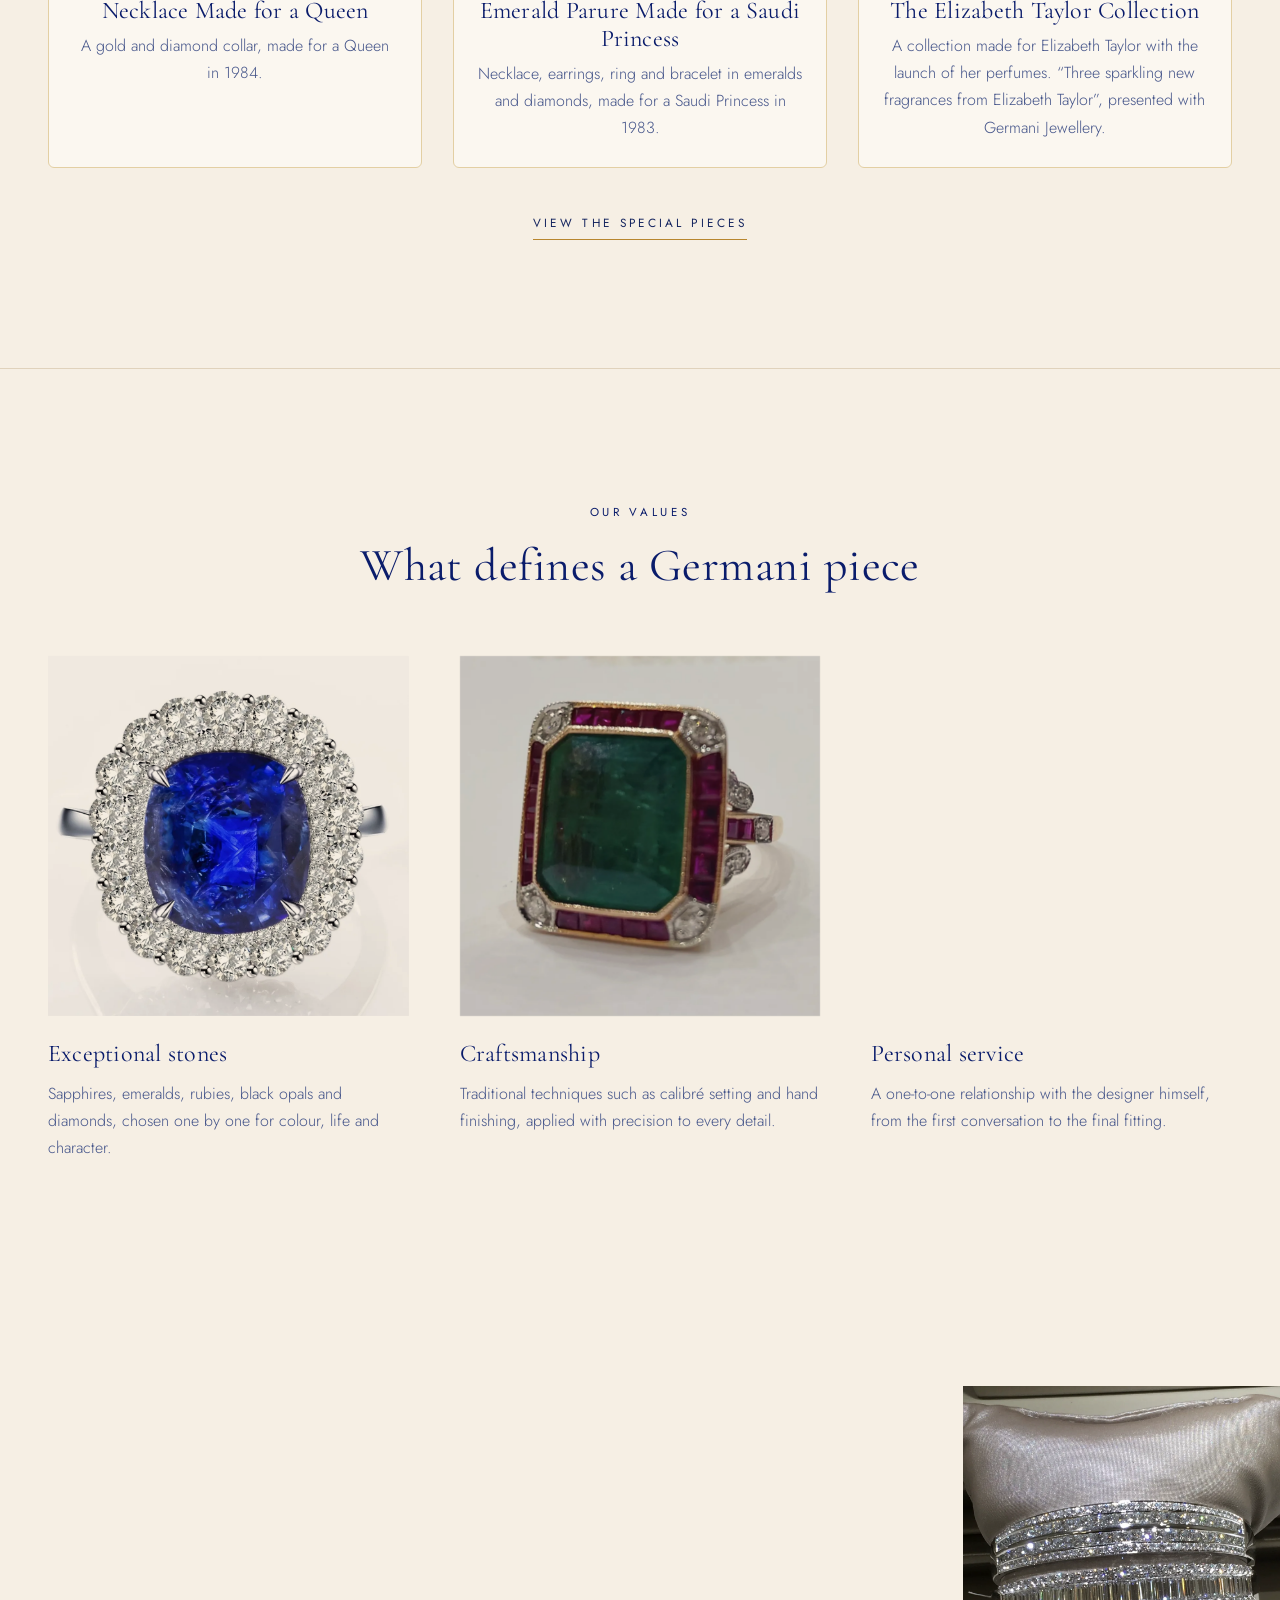
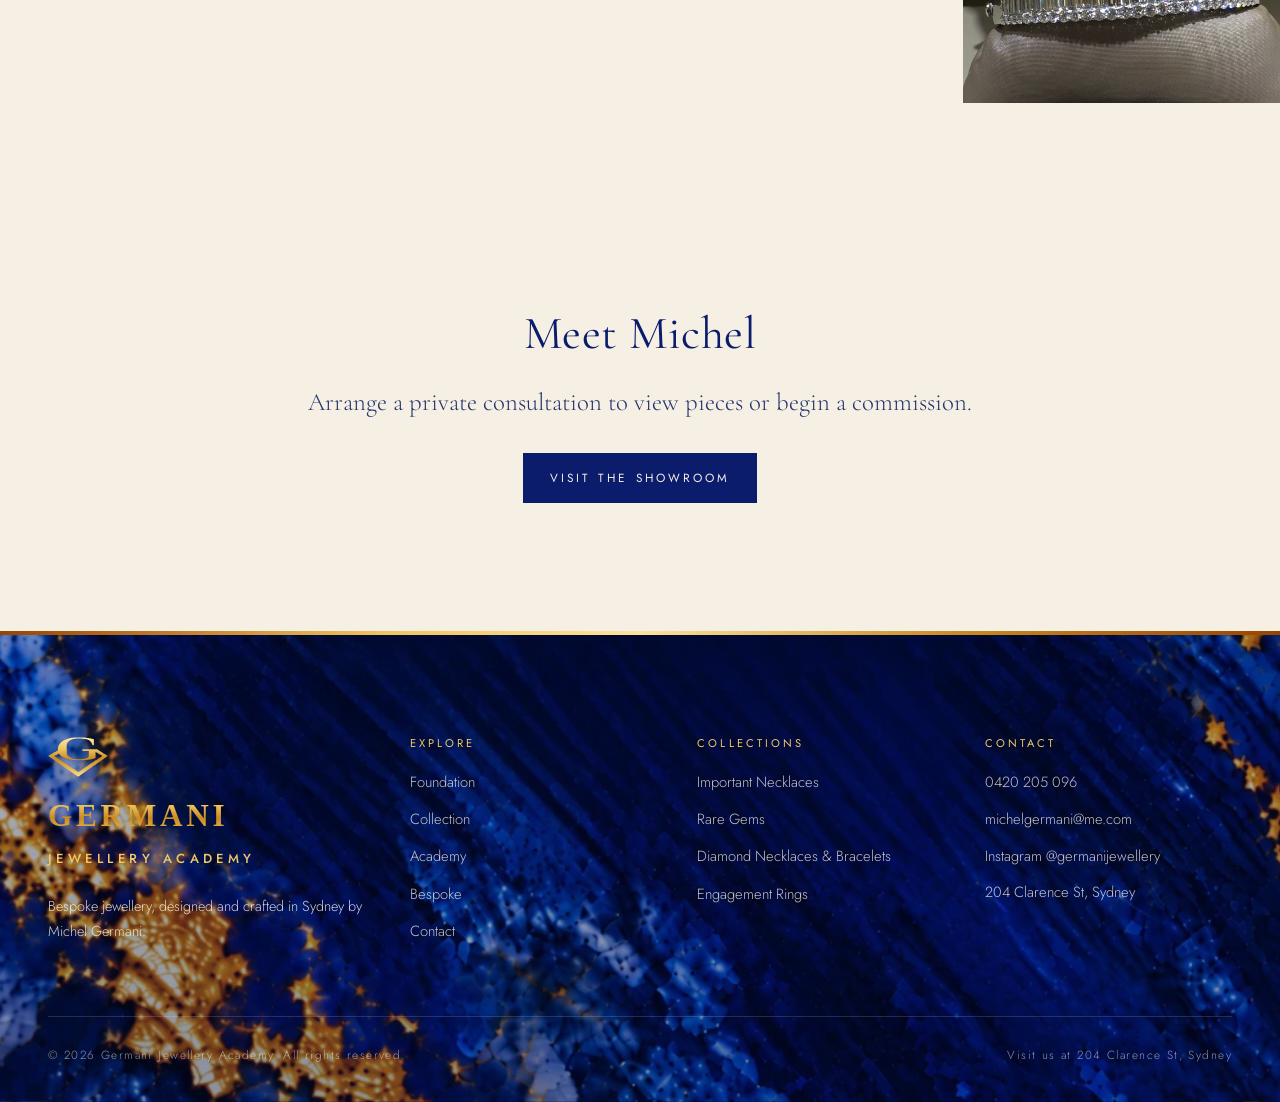
<file: house.html>
<!doctype html>
<html lang="en-AU">
<head>
<meta charset="utf-8">
<meta name="viewport" content="width=device-width, initial-scale=1">
<title>History & Foundation | Germani Jewellery Academy</title>
<meta name="description" content="The story of Michel Germani, founder of Germani Jewellery Academy and one of Sydney’s most recognised jewellers.">
<link rel="canonical" href="https://germani.com.au/house.html">
<meta property="og:type" content="website">
<meta property="og:site_name" content="Germani Jewellery Academy">
<meta property="og:title" content="History &amp; Foundation | Germani Jewellery Academy">
<meta property="og:description" content="The story of Michel Germani, founder of Germani Jewellery Academy and one of Sydney’s most recognised jewellers.">
<meta property="og:image" content="https://germani.com.au/assets/img/og-image.jpg">
<meta name="theme-color" content="#0b1a3a">
<link rel="icon" href="favicon.svg" type="image/svg+xml">
<link rel="icon" href="favicon.png" type="image/png" sizes="192x192">
<link rel="apple-touch-icon" href="apple-touch-icon.png">
<link rel="preconnect" href="https://fonts.googleapis.com">
<link rel="preconnect" href="https://fonts.gstatic.com" crossorigin>
<link href="https://fonts.googleapis.com/css2?family=Cormorant+Garamond:ital,wght@0,400;0,500;0,600;1,400&family=Jost:wght@300;400;500&family=Tinos:wght@400;700&display=swap" rel="stylesheet">
<link rel="stylesheet" href="assets/css/site.css">
</head>
<body>
<a class="sr-only" href="#main">Skip to content</a>
<header class="site-header">
  <div class="hdr-top">
    <div class="hdr-side"><a href="tel:+61420205096">0420 205 096</a></div>
    <button class="nav-toggle" aria-label="Open menu" aria-expanded="false" aria-controls="main-nav"><span></span></button>
    <a class="brand" href="index.html" aria-label="Germani Jewellery Academy home">
      <span class="brand__mark" aria-hidden="true"></span>
      <span class="brand__name">GERMANI</span>
      <span class="brand__sub">JEWELLERY ACADEMY</span>
    </a>
    <div class="hdr-side hdr-side--right"><a href="contact.html#visit">Visit the showroom</a></div>
  </div>
  <nav class="main-nav" id="main-nav" aria-label="Main">
    <ul>
      <li><a href="index.html">Home</a></li>
      <li><a href="house.html" aria-current="page">Foundation</a></li>
      <li><a href="collections.html">Collection</a></li>
      <li><a href="academy.html">Academy</a></li>
      <li><a href="bespoke.html">Bespoke</a></li>
      <li><a href="contact.html">Contact</a></li>
    </ul>
  </nav>
</header>
<main id="main">
<section class="page-banner">
  <div class="wrap">
    <span class="eyebrow">History &amp; Foundation</span>
    <h1>Michel Germani</h1>
    <p class="lead">Designer, Graduate Gemologist (G.G., G.I.A.) and founder of Germani Jewellery Academy.</p>
    <div class="facts">
      <div><strong>1985</strong><span>Germani Jewellery founded in Australia</span></div>
      <div><strong>20+</strong><span>stores established and operated in Sydney</span></div>
      <div><strong>G.G., G.I.A.</strong><span>Gemological Institute of America, Los Angeles</span></div>
    </div>
  </div>
</section>

<section class="section" style="padding-top:0">
  <div class="wrap house-intro">
    <img src="assets/img/michel-germani.webp" alt="Michel Germani in the Germani boutique" class="house-portrait" loading="eager" decoding="async">
    <div class="prose reveal">
      <p>Michel Germani is an Australian jewellery designer and the founder of Germani Jewellery, one of Sydney&rsquo;s most recognised luxury jewellery houses. He is known for his craftsmanship, his attention to detail and a lasting commitment to high-quality design, and over several decades he has built a reputation as a trusted name in bespoke jewellery.</p>
      <p>For more than four decades, Michel has dedicated his life to fine jewellery: from his studies at the Gemological Institute of America in Los Angeles, where he qualified as a Graduate Gemologist (G.G., G.I.A.), to professional experience in Antwerp, Switzerland and Saudi Arabia, and the establishment of Germani Jewellery in Australia in 1985.</p>
      <p>Born into a family with a strong appreciation for artistry and fine craftsmanship, Michel developed an early passion for jewellery design. He turned that passion into a thriving business, establishing Germani Jewellery in Sydney, where the brand became known for elegance, precision and personal service.</p>
      <p>His work spans custom engagement rings, important diamond pieces and unique handcrafted designs. Germani boutiques, including those at the Queen Victoria Building and the Hilton Sydney, drew clients looking for exceptional craftsmanship and one-to-one design consultation.</p>
      <p>Throughout his career, Michel has been recognised for the way he blends traditional jewellery-making techniques with modern design. Germani has served a diverse clientele, from those choosing their very first fine piece to high-profile collectors, and is known for reliability, luxury and artistic excellence.</p>
      <hr class="rule" style="margin-left:0">
      <p class="lead" style="margin:0">Today Michel continues to design for private clients, and shares a lifetime of experience through the <a href="academy.html" style="border-bottom:1px solid var(--gold)">Germani Jewellery Academy</a>.</p>
    </div>
  </div>
</section>

<section class="section section--tight" id="milestones">
  <div class="wrap">
    <div class="section-head reveal">
      <span class="eyebrow">Milestones</span>
      <h2>From Saudi Arabia to Sydney</h2>
    </div>
    <div class="commissions commissions--four">
      <figure class="reveal"><img src="assets/img/michel-saudi-arabia.webp" alt="Michel Germani in a jewellery showroom in Saudi Arabia at the start of his career" loading="lazy" decoding="async">
        <figcaption><span class="eyebrow">Saudi Arabia</span><h3>The Start of Michel&rsquo;s Jewellery Career</h3><p>Michel began his career in jewellery in Saudi Arabia, before founding Germani Jewellery in Australia in 1985.</p></figcaption></figure>
      <figure class="reveal"><img src="assets/img/germani-skygarden-1987.webp" alt="The Germani store at Skygarden, Sydney, in 1987" loading="lazy" decoding="async">
        <figcaption><span class="eyebrow">1987</span><h3>Germani at Skygarden</h3><p>The Germani store at Skygarden, Sydney, in 1987.</p></figcaption></figure>
      <figure class="reveal"><img src="assets/img/germani-bijoux-perfume.webp" alt="Germani Bijoux perfume bottle and box, with a gold Germani brooch" loading="lazy" decoding="async">
        <figcaption><span class="eyebrow">1997</span><h3>Germani Bijoux</h3><p>Germani&rsquo;s own perfume, Bijoux, was launched.</p></figcaption></figure>
      <figure class="reveal"><img src="assets/img/michel-strand-arcade-2013.webp" alt="Michel Germani in the new Germani shop at the Strand Arcade, 2013" loading="lazy" decoding="async">
        <figcaption><span class="eyebrow">2013</span><h3>The Strand Arcade</h3><p>Michel Germani opens a new Germani shop in Sydney&rsquo;s Strand Arcade.</p></figcaption></figure>
    </div>
    <figure class="store store--wide reveal" style="margin-top:clamp(28px,3vw,44px)"><img src="assets/img/germani-dignitaries.webp" alt="Michel Germani with a visiting dignitary at the Germani boutique" loading="lazy" decoding="async">
      <figcaption>Germani receiving dignitaries</figcaption></figure>
  </div>
</section>

<section class="section section--tight">
  <div class="wrap">
    <div class="store-pair">
      <figure class="store reveal"><img src="assets/img/germani-storefront.webp" alt="The Germani store in Sydney" loading="lazy" decoding="async">
        <figcaption>The Germani store, Sydney</figcaption></figure>
      <figure class="store reveal"><img src="assets/img/germani-store-arcade.webp" alt="A Germani store in a heritage arcade, with a passer-by admiring the window" loading="lazy" decoding="async">
        <figcaption>Germani stores</figcaption></figure>
      <figure class="store reveal"><img src="assets/img/germani-strand-arcade-store.webp" alt="The Germani Jewellery Sydney shopfront in the Strand Arcade" loading="lazy" decoding="async">
        <figcaption>Germani at the Strand Arcade</figcaption></figure>
      <figure class="store reveal"><img src="assets/img/germani-showroom.webp" alt="Inside the Germani showroom" loading="lazy" decoding="async">
        <figcaption>Inside the showroom</figcaption></figure>
    </div>
    <figure class="store store--display reveal"><img src="assets/img/germani-display.webp" alt="Germani Jewellery pieces displayed under glass domes in the showroom" loading="lazy" decoding="async">
      <figcaption>The Germani display</figcaption></figure>
  </div>
</section>

<section class="section section--tight">
  <div class="wrap">
    <div class="section-head reveal">
      <span class="eyebrow">Germani Evenings</span>
      <h2>Cocktail Parties, Functions &amp; Soirées</h2>
      <p>Over the years, Germani has welcomed clients and friends to cocktail evenings, functions and soirées in its boutiques, to celebrate new collections and special pieces.</p>
    </div>
    <div class="store-pair store-trio">
      <figure class="store reveal"><img src="assets/img/germani-soiree.webp" alt="A Germani soirée in the showroom, with hostesses wearing Germani pearls and diamonds" loading="lazy" decoding="async">
        <figcaption>A Germani soirée</figcaption></figure>
      <figure class="store reveal"><img src="assets/img/germani-cocktail-party.webp" alt="Guests at a Germani cocktail party in the boutique" loading="lazy" decoding="async">
        <figcaption>A Germani cocktail party</figcaption></figure>
      <figure class="store reveal"><img src="assets/img/germani-function.webp" alt="Michel Germani with guests at a Germani function outside the boutique" loading="lazy" decoding="async">
        <figcaption>Michel Germani at a Germani function</figcaption></figure>
    </div>
  </div>
</section>

<section class="section section--tight" id="photo-shoot">
  <div class="wrap">
    <div class="section-head reveal">
      <span class="eyebrow">Behind the Lens</span>
      <h2>The Germani Photo Shoot</h2>
      <p>Germani pieces photographed in the showroom, with Michel Germani on set.</p>
    </div>
    <div class="commissions">
      <figure class="reveal"><img src="assets/img/photo-shoot-michel.webp" alt="Michel Germani placing a ring on a model in the Germani showroom" loading="lazy" decoding="async">
        <figcaption><h3>Michel on Set</h3><p>Michel Germani with the model in the showroom.</p></figcaption></figure>
      <figure class="reveal"><img src="assets/img/photo-shoot-behind-scenes-1.webp" alt="Photographer shooting a model seated at a Germani consultation table" loading="lazy" decoding="async">
        <figcaption><h3>Behind the Scenes</h3><p>Photographing the collection in the showroom.</p></figcaption></figure>
      <figure class="reveal"><img src="assets/img/photo-shoot-behind-scenes-2.webp" alt="Photographer and lighting assistant shooting a model beneath the Germani Jewellery sign" loading="lazy" decoding="async">
        <figcaption><h3>Under the Lights</h3><p>A Germani campaign shoot beneath the Germani Jewellery sign.</p></figcaption></figure>
    </div>
  </div>
</section>

<section class="section section--ivory" id="special-commissions">
  <div class="wrap">
    <div class="section-head reveal">
      <span class="eyebrow">Special Commissions</span>
      <h2>Made for royalty and celebrities</h2>
      <p>Among the pieces created by Germani over the decades are commissions for a Queen, a Saudi Princess and Elizabeth Taylor.</p>
    </div>
    <div class="commissions">
      <figure class="reveal"><img src="assets/img/queen-necklace-1984.webp" alt="Gold and diamond necklace made by Germani for a Queen in 1984" loading="lazy" decoding="async">
        <figcaption><span class="eyebrow">1984</span><h3>Necklace Made for a Queen</h3><p>A gold and diamond collar, made for a Queen in 1984.</p></figcaption></figure>
      <figure class="reveal"><img src="assets/img/emerald-suite.webp" alt="Emerald and diamond parure made by Germani for a Saudi Princess in 1983" loading="lazy" decoding="async">
        <figcaption><span class="eyebrow">1983</span><h3>Emerald Parure Made for a Saudi Princess</h3><p>Necklace, earrings, ring and bracelet in emeralds and diamonds, made for a Saudi Princess in 1983.</p></figcaption></figure>
      <figure class="reveal"><img src="assets/img/elizabeth-taylor-collection.webp" alt="Elizabeth Taylor in the Germani advertisement for the launch of her fragrances" loading="lazy" decoding="async">
        <figcaption><span class="eyebrow">Elizabeth Taylor</span><h3>The Elizabeth Taylor Collection</h3><p>A collection made for Elizabeth Taylor with the launch of her perfumes. &ldquo;Three sparkling new fragrances from Elizabeth Taylor&rdquo;, presented with Germani Jewellery.</p></figcaption></figure>
    </div>
    <div class="center" style="margin-top:40px"><a class="link-arrow" href="collections.html#important">View the special pieces</a></div>
  </div>
</section>

<section class="section section--ivory">
  <div class="wrap">
    <div class="section-head reveal">
      <span class="eyebrow">Our Values</span>
      <h2>What defines a Germani piece</h2>
    </div>
    <div class="pillars">
      <div class="reveal"><img src="assets/img/cushion-sapphire-ring.webp" alt="Cushion sapphire and diamond ring" loading="lazy" decoding="async"><h3>Exceptional stones</h3><p>Sapphires, emeralds, rubies, black opals and diamonds, chosen one by one for colour, life and character.</p></div>
      <div class="reveal"><img src="assets/img/emerald-ruby-ring.webp" alt="Art Deco emerald and ruby ring" loading="lazy" decoding="async"><h3>Craftsmanship</h3><p>Traditional techniques such as calibré setting and hand finishing, applied with precision to every detail.</p></div>
      <div class="reveal"><img src="assets/img/sapphire-ring-worn.webp" alt="Germani sapphire ring, worn" loading="lazy" decoding="async"><h3>Personal service</h3><p>A one-to-one relationship with the designer himself, from the first conversation to the final fitting.</p></div>
    </div>
  </div>
</section>

<section class="section section--tight">
  <div class="gallery-strip">
    <img src="assets/img/sapphire-riviere.webp" alt="Sapphire rivière necklace" loading="lazy" decoding="async">
    <img src="assets/img/rainbow-bracelets.webp" alt="Rainbow gemstone bracelets on a Germani display" loading="lazy" decoding="async">
    <img src="assets/img/opal-pendant-bust.webp" alt="Black opal pendant on display" loading="lazy" decoding="async">
    <img src="assets/img/diamond-bangles.webp" alt="Diamond bangles" loading="lazy" decoding="async">
  </div>
</section>

<section class="section">
  <div class="wrap statement reveal">
    <span class="mini-mark" aria-hidden="true"></span>
    <h2>Meet Michel</h2>
    <p class="lead">Arrange a private consultation to view pieces or begin a commission.</p>
    <a class="btn" href="contact.html#visit">Visit the showroom</a>
  </div>
</section>
</main>
<footer class="site-footer starfield">
  <div class="wrap">
    <div class="footer-grid">
      <div class="footer-brand">
        <span class="brand__mark" aria-hidden="true"></span>
        <span class="brand__name">GERMANI</span>
        <span class="brand__sub">JEWELLERY ACADEMY</span>
        <p>Bespoke jewellery, designed and crafted in Sydney by Michel Germani.</p>
      </div>
      <div>
        <h4>Explore</h4>
        <ul>
          <li><a href="house.html">Foundation</a></li>
          <li><a href="collections.html">Collection</a></li>
          <li><a href="academy.html">Academy</a></li>
          <li><a href="bespoke.html">Bespoke</a></li>
          <li><a href="contact.html">Contact</a></li>
        </ul>
      </div>
      <div>
        <h4>Collections</h4>
        <ul>
          <li><a href="collections.html#important">Important Necklaces</a></li>
          <li><a href="collections.html#rare">Rare Gems</a></li>
          <li><a href="collections.html#diamonds">Diamond Necklaces &amp; Bracelets</a></li>
          <li><a href="collections.html#bridal">Engagement Rings</a></li>
        </ul>
      </div>
      <div>
        <h4>Contact</h4>
        <ul>
          <li><a href="tel:+61420205096">0420 205 096</a></li>
          <li><a href="mailto:michelgermani@me.com">michelgermani@me.com</a></li>
          <li><a href="https://www.instagram.com/germanijewellery/" target="_blank" rel="noopener">Instagram @germanijewellery</a></li>
          <li><address>204 Clarence St, Sydney</address></li>
        </ul>
      </div>
    </div>
    <div class="footer-base">
      <span>&copy; <span data-year>2026</span> Germani Jewellery Academy. All rights reserved.</span>
      <span>Visit us at 204 Clarence St, Sydney</span>
    </div>
  </div>
</footer>
<script src="assets/js/site.js" defer></script>
</body>
</html>
</file>
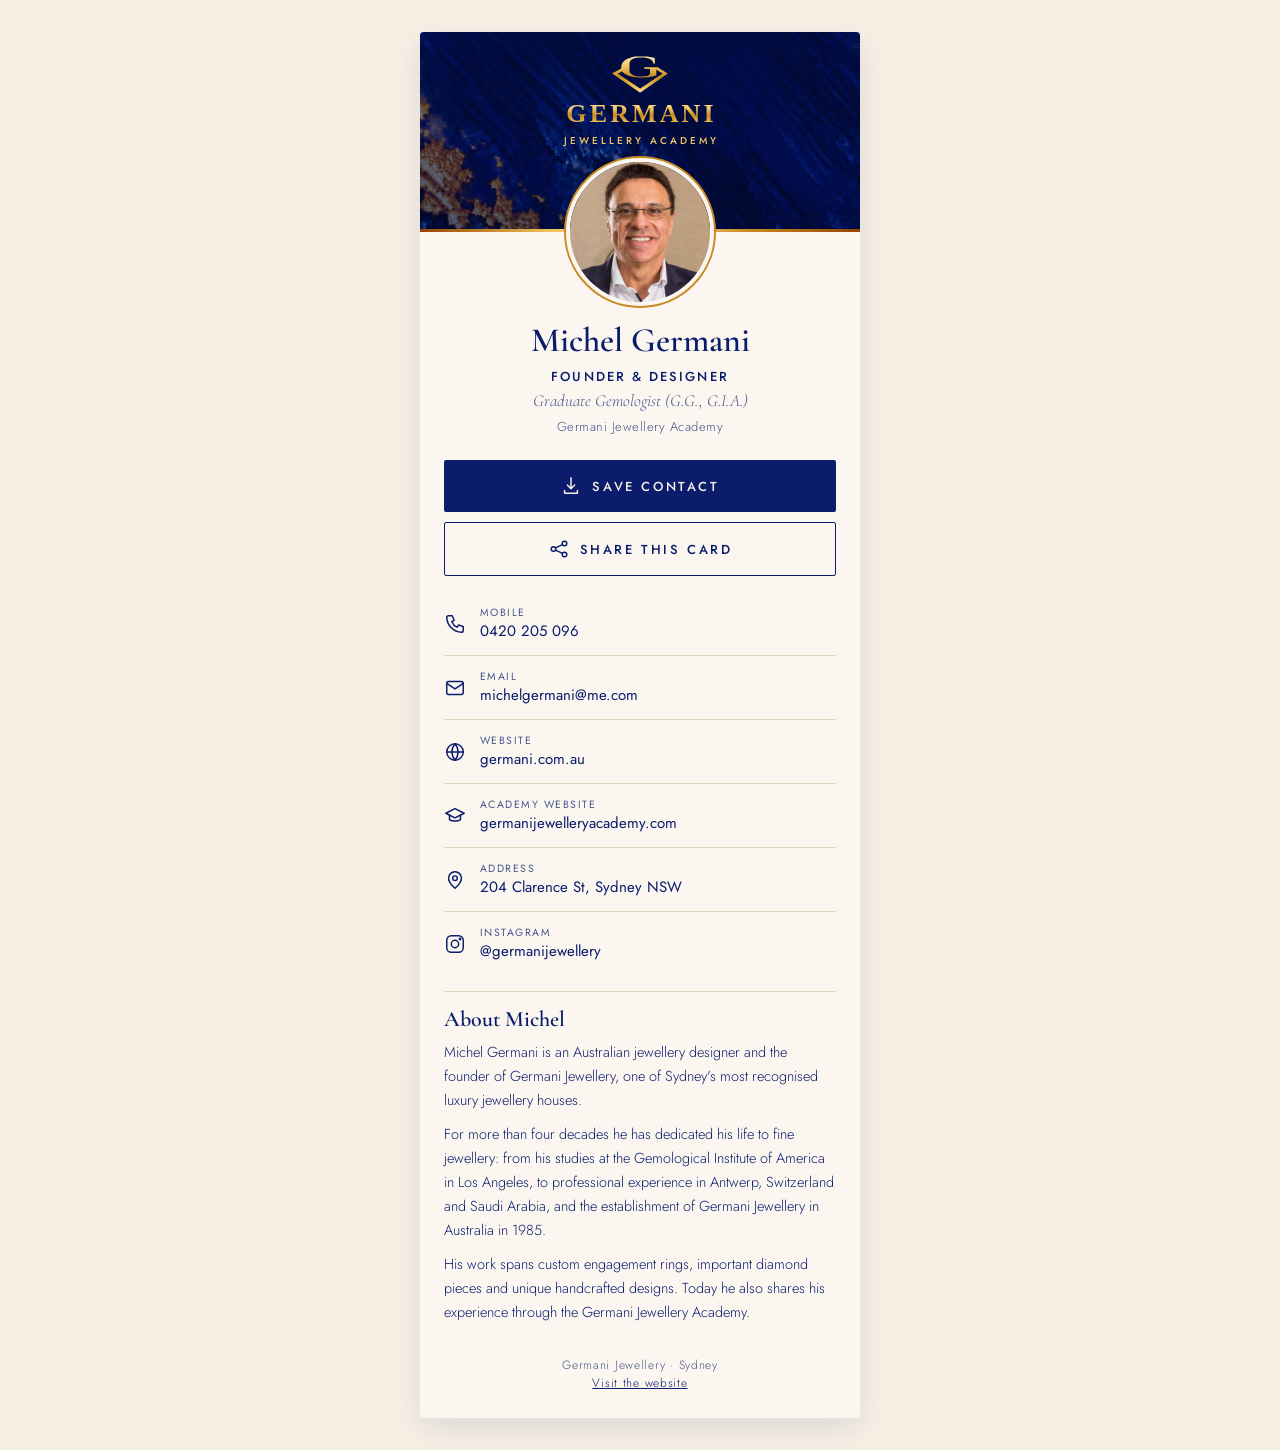
<file: michel.html>
<!DOCTYPE html>
<html lang="en-AU">
<head>
<meta charset="utf-8">
<meta name="viewport" content="width=device-width,initial-scale=1">
<meta name="robots" content="noindex, nofollow, noarchive">
<title>Michel Germani | Germani Jewellery Academy</title>
<meta name="description" content="Michel Germani, Founder &amp; Designer, Germani Jewellery Academy. Save my contact details.">
<meta property="og:title" content="Michel Germani | Germani Jewellery Academy">
<meta property="og:description" content="Founder &amp; Designer, Germani Jewellery Academy. Tap to save my contact.">
<meta property="og:image" content="https://germani-jewellery.vercel.app/cards/img/michel.jpg">
<meta name="theme-color" content="#0a1c6b">
<link rel="icon" href="/favicon.svg" type="image/svg+xml">
<link rel="preconnect" href="https://fonts.googleapis.com">
<link rel="preconnect" href="https://fonts.gstatic.com" crossorigin>
<link href="https://fonts.googleapis.com/css2?family=Cormorant+Garamond:ital,wght@0,500;0,600;1,400&family=Jost:wght@300;400;500&family=Tinos:wght@700&display=swap" rel="stylesheet">
<style>
:root{--ivory:#f6efe4;--card:#fbf7f0;--line:#e0d2bc;--navy:#0a1c6b;--navy-2:#45558a;--gold:linear-gradient(180deg,#fdeaa8 0%,#f1c45e 30%,#c98a22 55%,#e8b34b 78%,#fde39b 100%)}
*{box-sizing:border-box;margin:0;padding:0}
body{font-family:Jost,system-ui,sans-serif;font-weight:300;background:var(--ivory);color:var(--navy);min-height:100vh;display:flex;justify-content:center;padding:0 0 32px}
.card{width:100%;max-width:440px;background:var(--card);box-shadow:0 10px 28px rgba(10,28,107,.10)}
.top{position:relative;padding:24px 20px 84px;text-align:center;background:linear-gradient(rgba(1,14,79,.55),rgba(1,10,56,.7)),url(/assets/img/lapis-band.webp) center/cover}
.top::after{content:"";position:absolute;left:0;right:0;bottom:0;height:3px;background:linear-gradient(90deg,#974400,#f1c45e 30%,#fde39b 50%,#c98a22 75%,#974400)}
.mark{width:56px;height:37px;margin:0 auto 8px;background:var(--gold);-webkit-mask:url(/assets/logo-mark.svg) center/contain no-repeat;mask:url(/assets/logo-mark.svg) center/contain no-repeat}
.wm{font-family:"Times New Roman",Tinos,serif;font-weight:700;font-size:26px;letter-spacing:.12em;margin-right:-.12em;background:var(--gold);-webkit-background-clip:text;background-clip:text;color:transparent;line-height:1}
.sub{font-size:10px;font-weight:500;letter-spacing:.3em;margin-right:-.3em;white-space:nowrap;color:#f0c867;margin-top:6px}
.photo{position:relative;z-index:1;width:148px;height:148px;border-radius:50%;object-fit:cover;border:4px solid var(--card);box-shadow:0 0 0 2px #c98a22;margin:-74px auto 0;display:block;background:var(--ivory)}
.who{text-align:center;padding:16px 24px 4px}
h1{font-family:"Cormorant Garamond",serif;font-weight:600;font-size:34px;line-height:1.1}
.pos{font-weight:500;font-size:13px;letter-spacing:.16em;text-transform:uppercase;margin-top:8px}
.cred{font-family:"Cormorant Garamond",serif;font-style:italic;font-size:17px;color:var(--navy-2);margin-top:4px}
.co{font-size:13px;color:var(--navy-2);margin-top:6px;letter-spacing:.04em}
.actions{display:grid;gap:10px;padding:20px 24px 8px}
.btn{display:flex;align-items:center;justify-content:center;gap:10px;padding:15px;border-radius:2px;font:500 13px Jost,sans-serif;letter-spacing:.2em;text-transform:uppercase;text-decoration:none;border:0;cursor:pointer;width:100%}
.btn-save{background:var(--navy);color:var(--ivory)}
.btn-share{background:none;color:var(--navy);border:1px solid var(--navy)}
.rows{padding:8px 24px}
.row{display:flex;align-items:center;gap:14px;padding:13px 0;border-bottom:1px solid var(--line);color:var(--navy);text-decoration:none;font-size:15px;font-weight:400;word-break:break-word}
.row:last-child{border-bottom:0}
.row small{display:block;font-size:10.5px;color:var(--navy-2);letter-spacing:.14em;text-transform:uppercase;font-weight:400}
.i{width:22px;height:22px;flex:none;fill:none;stroke:var(--navy);stroke-width:1.6;stroke-linecap:round;stroke-linejoin:round}
.btn .i{stroke:currentColor}
.about{padding:14px 24px 6px;border-top:1px solid var(--line);margin:8px 24px 0;padding-left:0;padding-right:0}
.about h2{font-family:"Cormorant Garamond",serif;font-weight:600;font-size:22px;margin-bottom:8px}
.about p{font-size:14.5px;line-height:1.65;margin-bottom:10px}
footer{text-align:center;font-size:12px;color:var(--navy-2);padding:16px 24px 26px;letter-spacing:.06em}
footer a{color:var(--navy)}
@media (min-width:480px){body{padding-top:32px}.card{border-radius:4px;overflow:hidden}}
</style>
</head>
<body>
<main class="card">
  <div class="top">
    <div class="mark" aria-hidden="true"></div>
    <div class="wm">GERMANI</div>
    <div class="sub">JEWELLERY ACADEMY</div>
  </div>
  <img class="photo" src="/cards/img/michel.jpg" alt="Photo of Michel Germani" width="148" height="148">
  <div class="who">
    <h1>Michel Germani</h1>
    <div class="pos">Founder &amp; Designer</div>
    <div class="cred">Graduate Gemologist (G.G., G.I.A.)</div>
    <div class="co">Germani Jewellery Academy</div>
  </div>
  <div class="actions">
    <a class="btn btn-save" href="/michel.vcf" download="Michel-Germani.vcf"><svg class="i" viewBox="0 0 24 24" aria-hidden="true"><path d="M12 3v12m0 0-4-4m4 4 4-4"/><path d="M5 17v3h14v-3"/></svg> Save Contact</a>
    <button class="btn btn-share" id="share" type="button" hidden><svg class="i" viewBox="0 0 24 24" aria-hidden="true"><circle cx="6" cy="12" r="2.5"/><circle cx="18" cy="6" r="2.5"/><circle cx="18" cy="18" r="2.5"/><path d="m8.2 10.8 7.6-3.6M8.2 13.2l7.6 3.6"/></svg> Share this card</button>
  </div>
  <div class="rows"><a class="row" href="tel:+61420205096"><svg class="i" viewBox="0 0 24 24" aria-hidden="true"><path d="M5 3h4l2 5-2.5 1.5a11 11 0 0 0 6 6L16 13l5 2v4a2 2 0 0 1-2 2A17 17 0 0 1 3 5a2 2 0 0 1 2-2z"/></svg><span><small>Mobile</small>0420 205 096</span></a><a class="row" href="mailto:michelgermani@me.com"><svg class="i" viewBox="0 0 24 24" aria-hidden="true"><rect x="3" y="5" width="18" height="14" rx="2"/><path d="m3 7 9 6 9-6"/></svg><span><small>Email</small>michelgermani@me.com</span></a><a class="row" href="https://germani-jewellery.vercel.app" target="_blank" rel="noopener"><svg class="i" viewBox="0 0 24 24" aria-hidden="true"><circle cx="12" cy="12" r="9"/><path d="M3 12h18M12 3a14 14 0 0 1 0 18M12 3a14 14 0 0 0 0 18"/></svg><span><small>Website</small>germani.com.au</span></a><a class="row" href="https://www.germanijewelleryacademy.com" target="_blank" rel="noopener"><svg class="i" viewBox="0 0 24 24" aria-hidden="true"><path d="M2 9l10-5 10 5-10 5z"/><path d="M6 11v5c3 2 9 2 12 0v-5"/></svg><span><small>Academy website</small>germanijewelleryacademy.com</span></a><a class="row" href="https://www.google.com/maps/search/?api=1&query=204+Clarence+St,+Sydney+NSW+Australia" target="_blank" rel="noopener"><svg class="i" viewBox="0 0 24 24" aria-hidden="true"><path d="M12 21s-7-6.2-7-11a7 7 0 0 1 14 0c0 4.8-7 11-7 11z"/><circle cx="12" cy="10" r="2.5"/></svg><span><small>Address</small>204 Clarence St, Sydney NSW</span></a><a class="row" href="https://www.instagram.com/germanijewellery/" target="_blank" rel="noopener"><svg class="i" viewBox="0 0 24 24" aria-hidden="true"><rect x="3" y="3" width="18" height="18" rx="5"/><circle cx="12" cy="12" r="4"/><circle cx="17.5" cy="6.5" r=".8"/></svg><span><small>Instagram</small>@germanijewellery</span></a></div>
  <section class="about">
    <h2>About Michel</h2>
    <p>Michel Germani is an Australian jewellery designer and the founder of Germani Jewellery, one of Sydney&#x27;s most recognised luxury jewellery houses.</p><p>For more than four decades he has dedicated his life to fine jewellery: from his studies at the Gemological Institute of America in Los Angeles, to professional experience in Antwerp, Switzerland and Saudi Arabia, and the establishment of Germani Jewellery in Australia in 1985.</p><p>His work spans custom engagement rings, important diamond pieces and unique handcrafted designs. Today he also shares his experience through the Germani Jewellery Academy.</p>
  </section>
  <footer>Germani Jewellery &middot; Sydney<br><a href="https://germani-jewellery.vercel.app">Visit the website</a></footer>
</main>
<script>
(function () {
  var b = document.getElementById('share');
  if (!navigator.share) return;
  b.hidden = false;
  b.onclick = function () { navigator.share({ title: "Michel Germani | Germani Jewellery Academy", url: "https://germani-jewellery.vercel.app/michel" }).catch(function () {}); };
})();
</script>
</body>
</html>
</file>
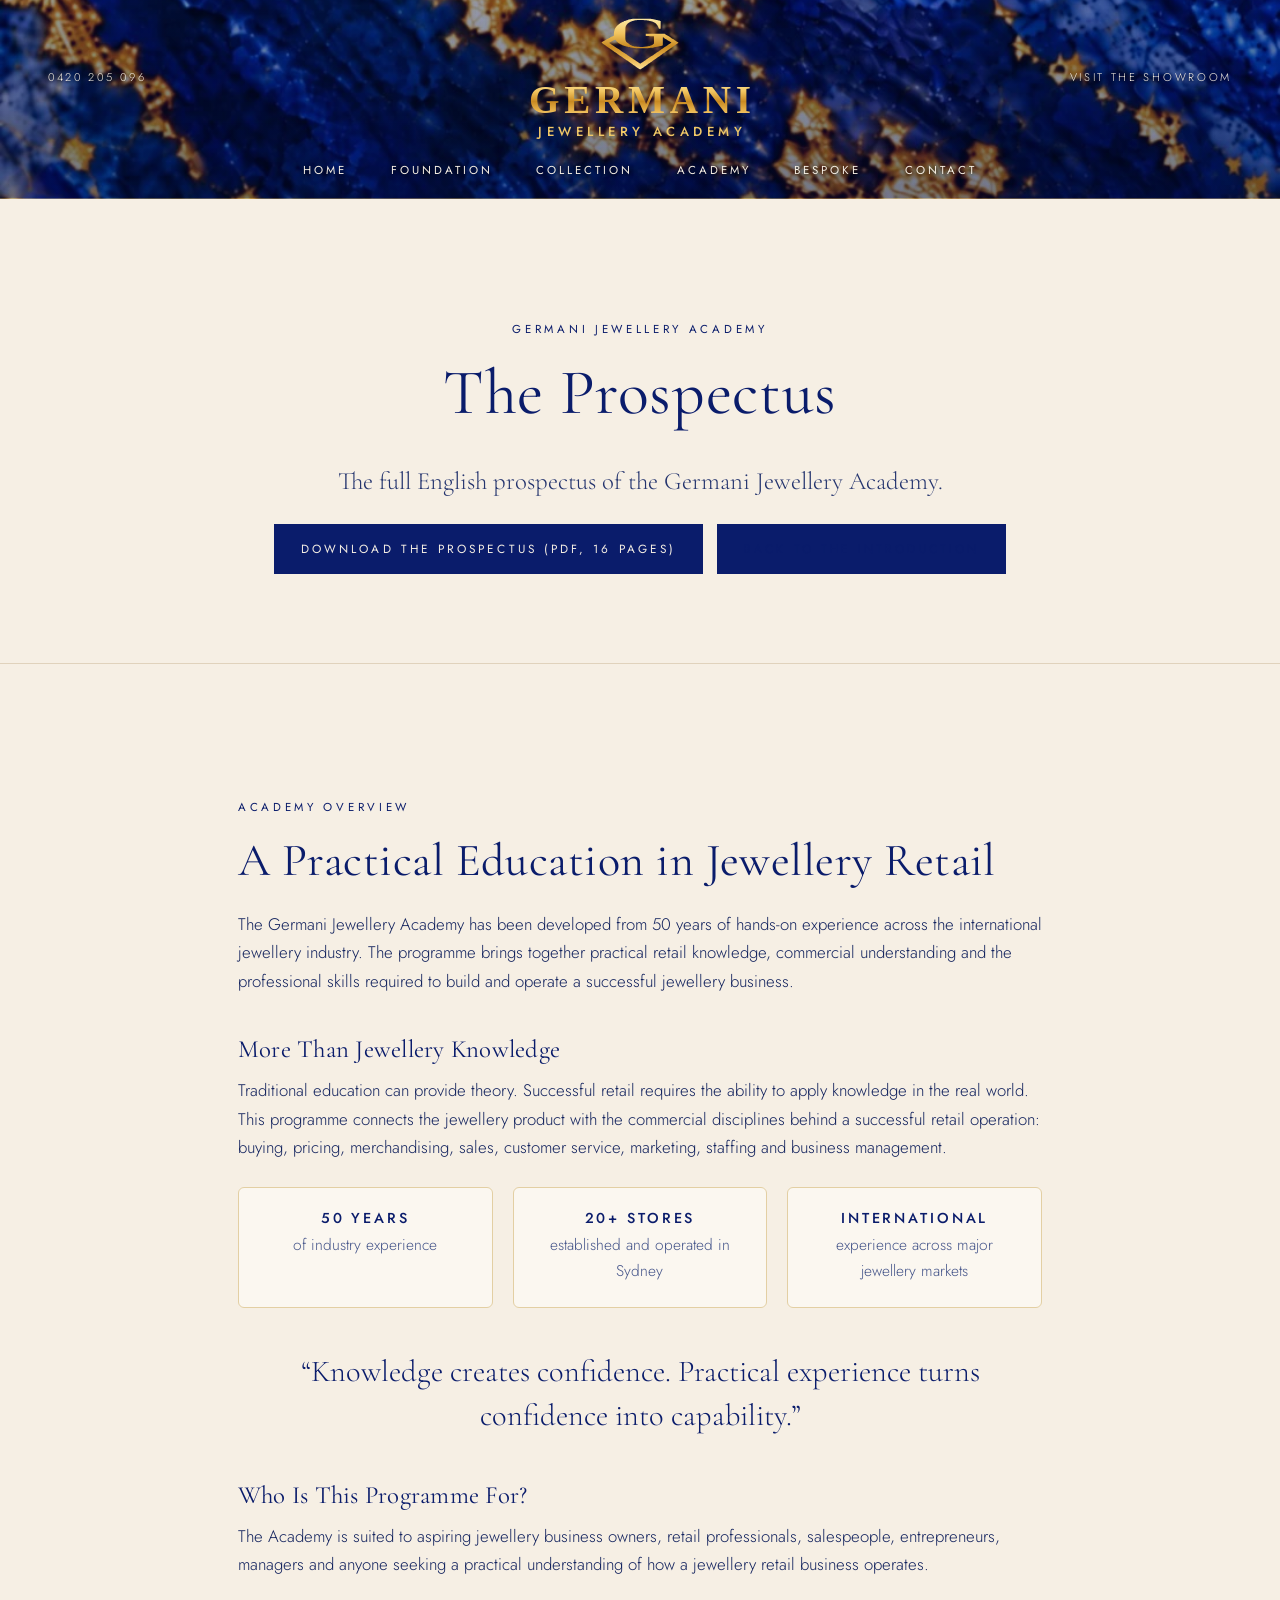
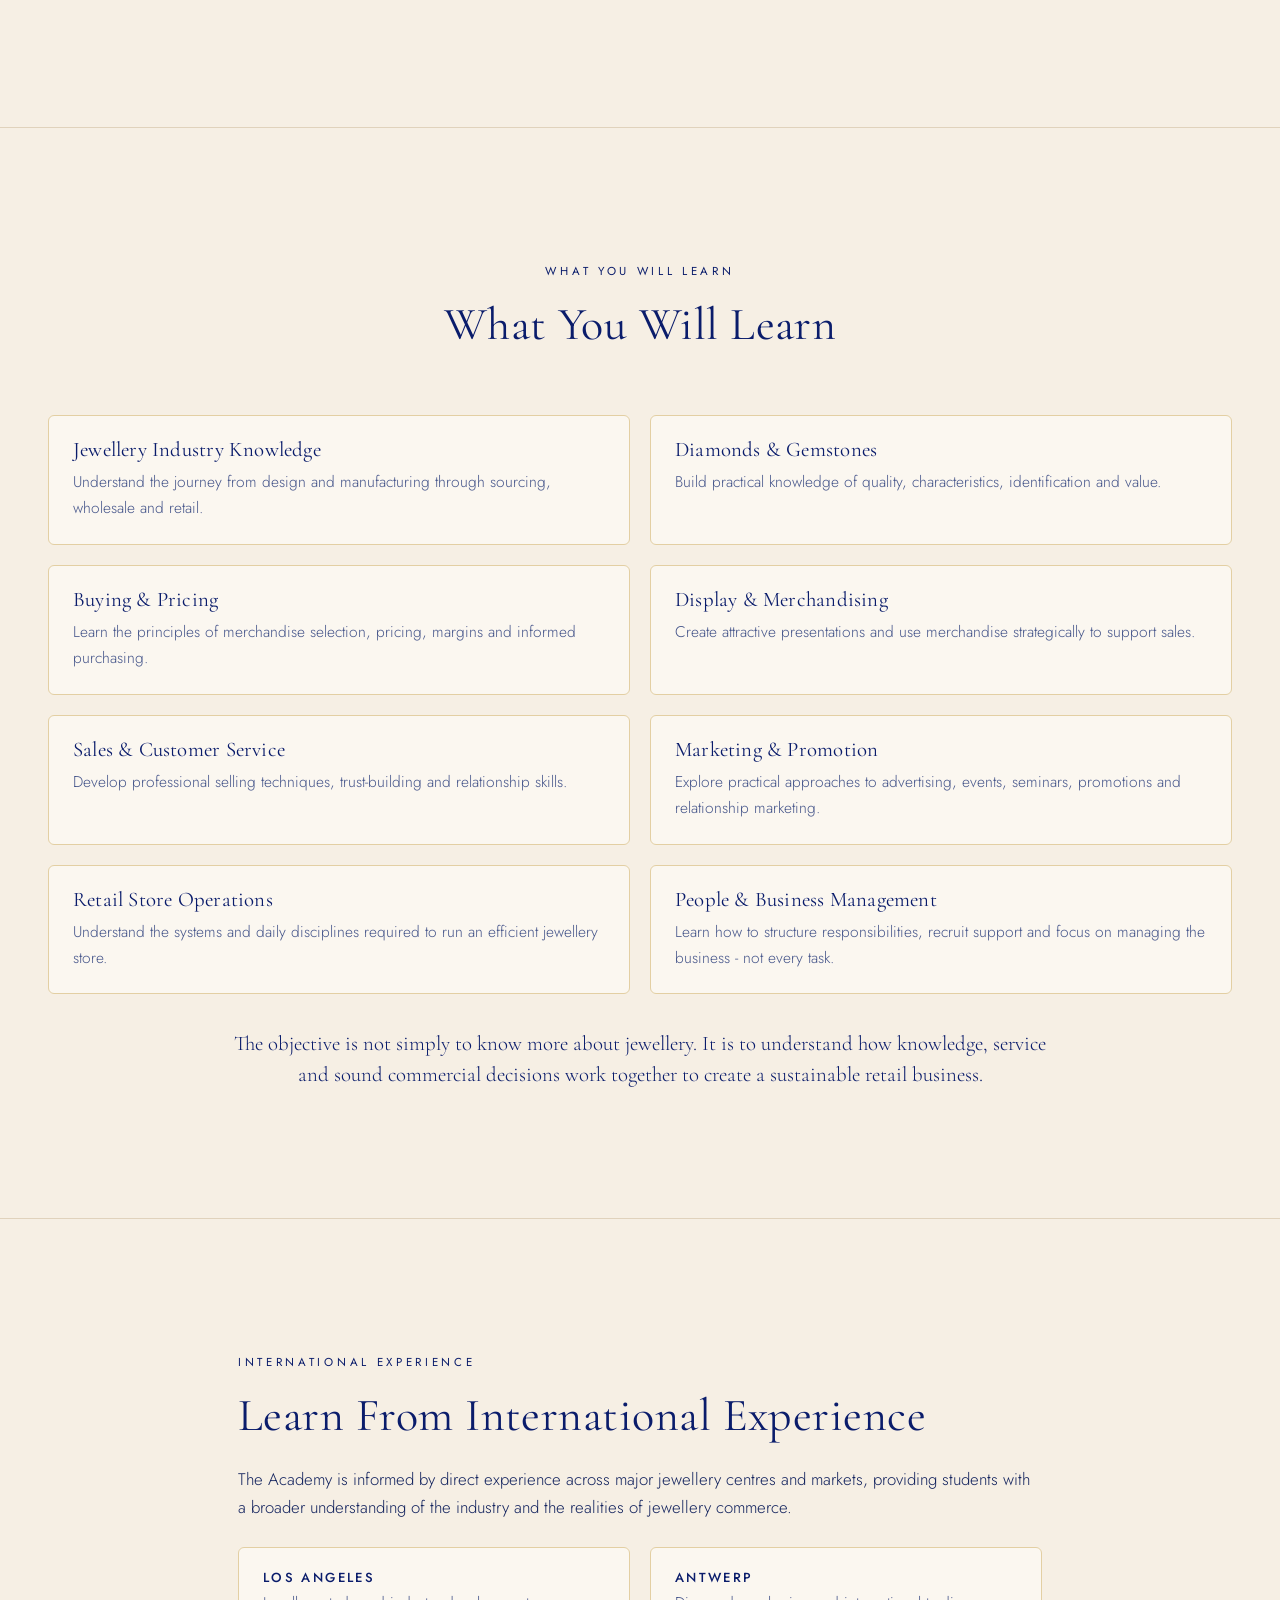
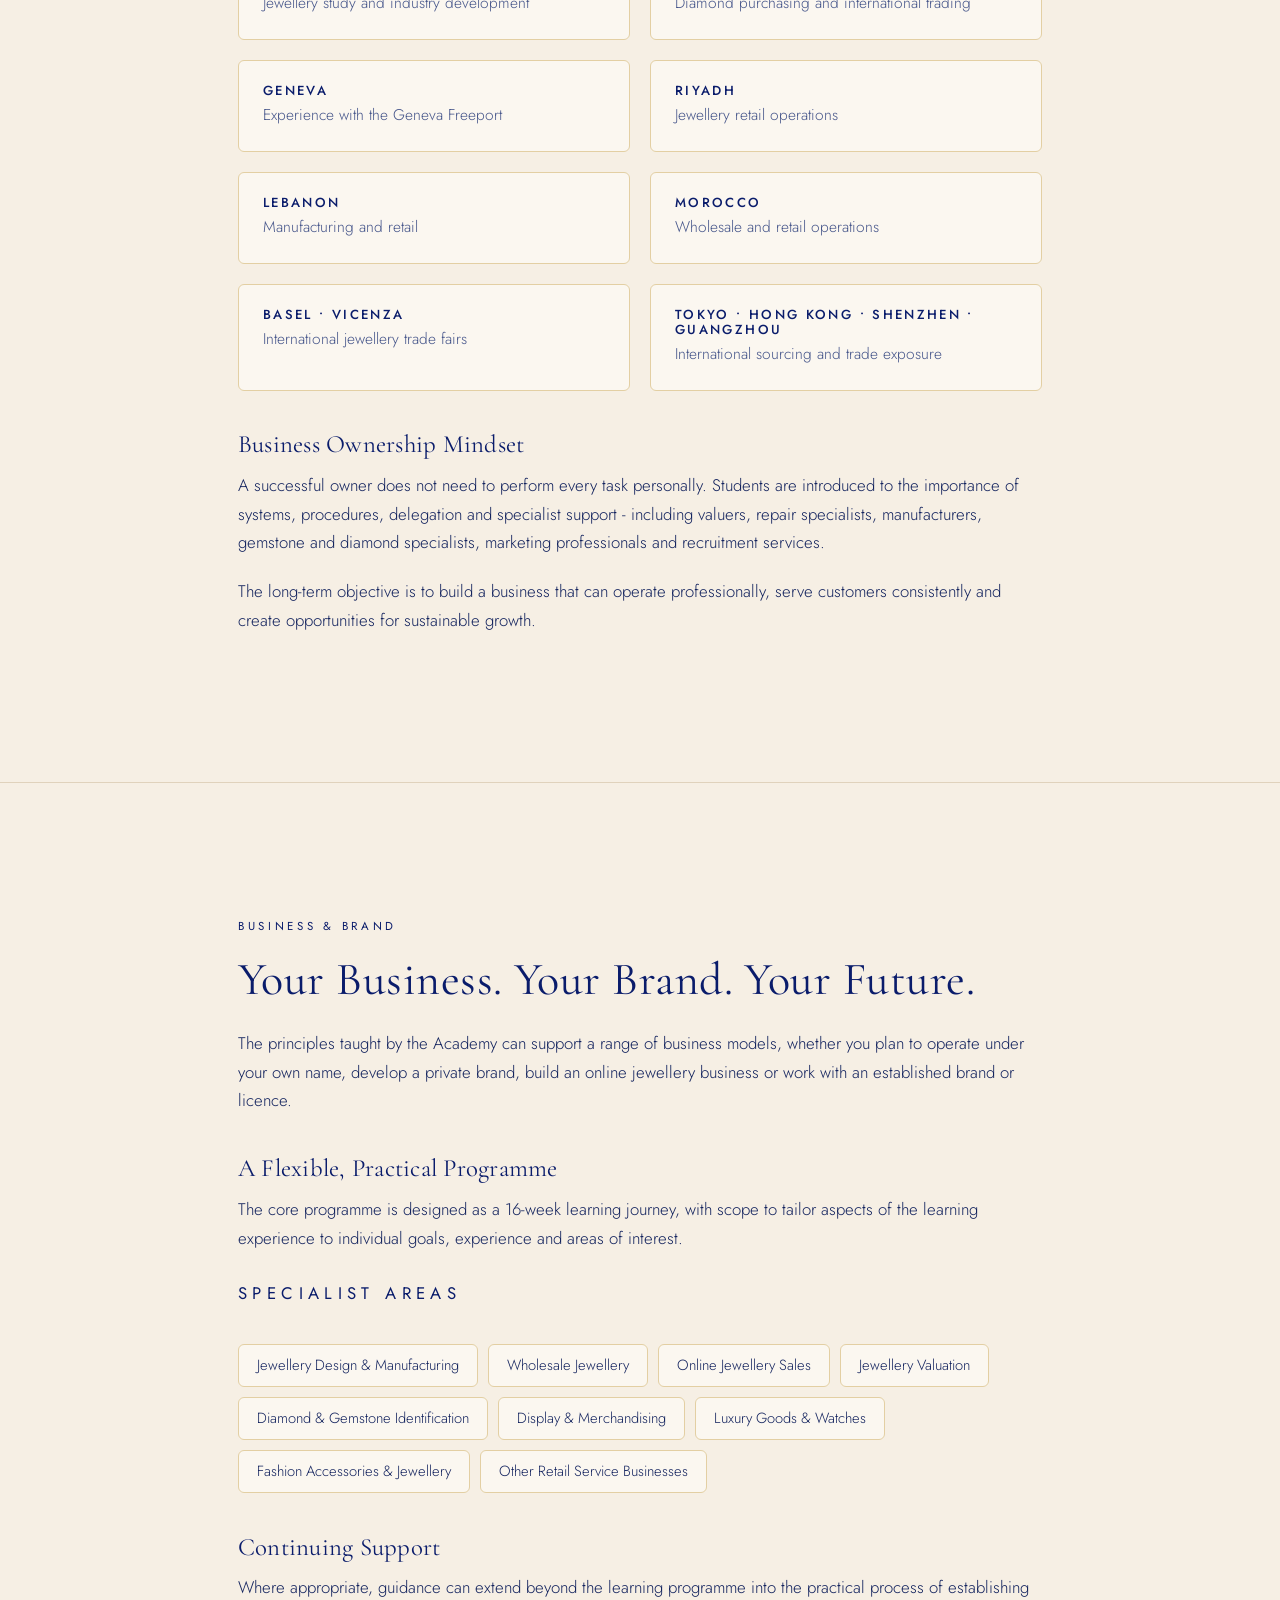
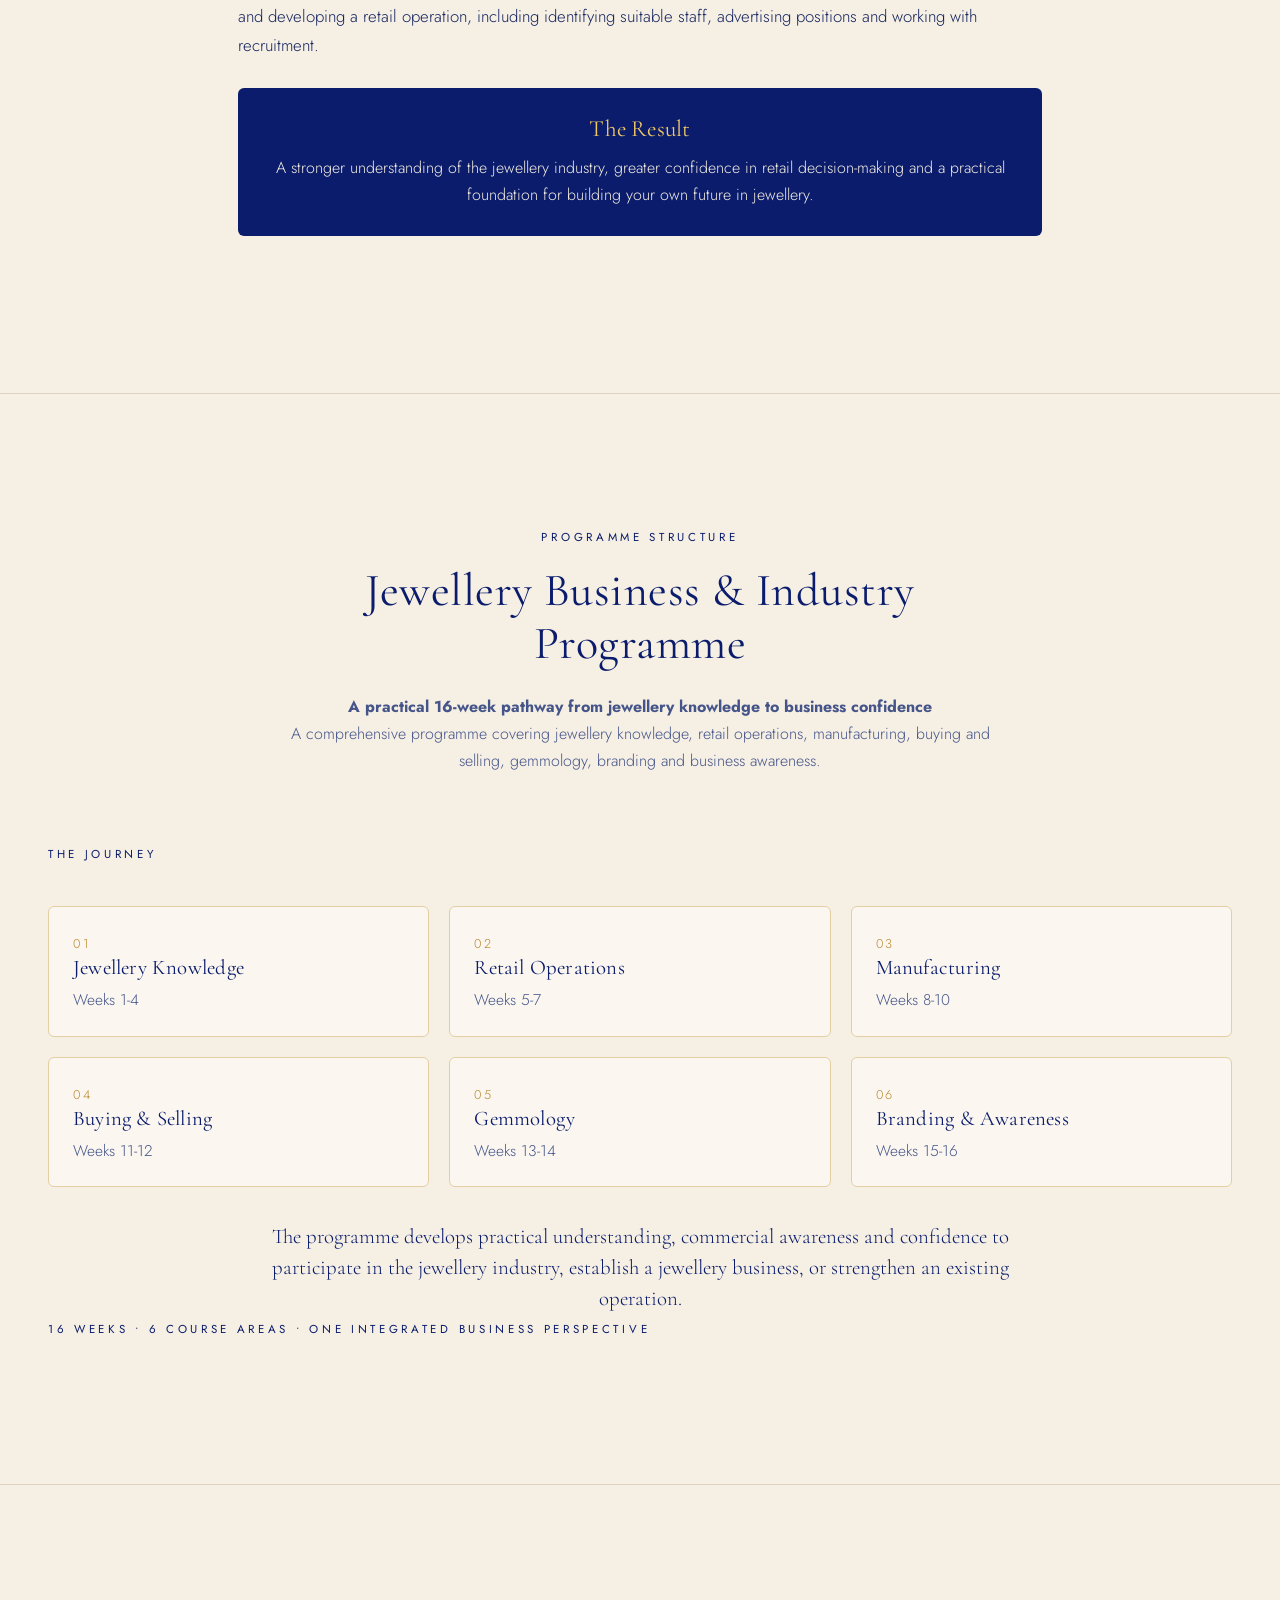
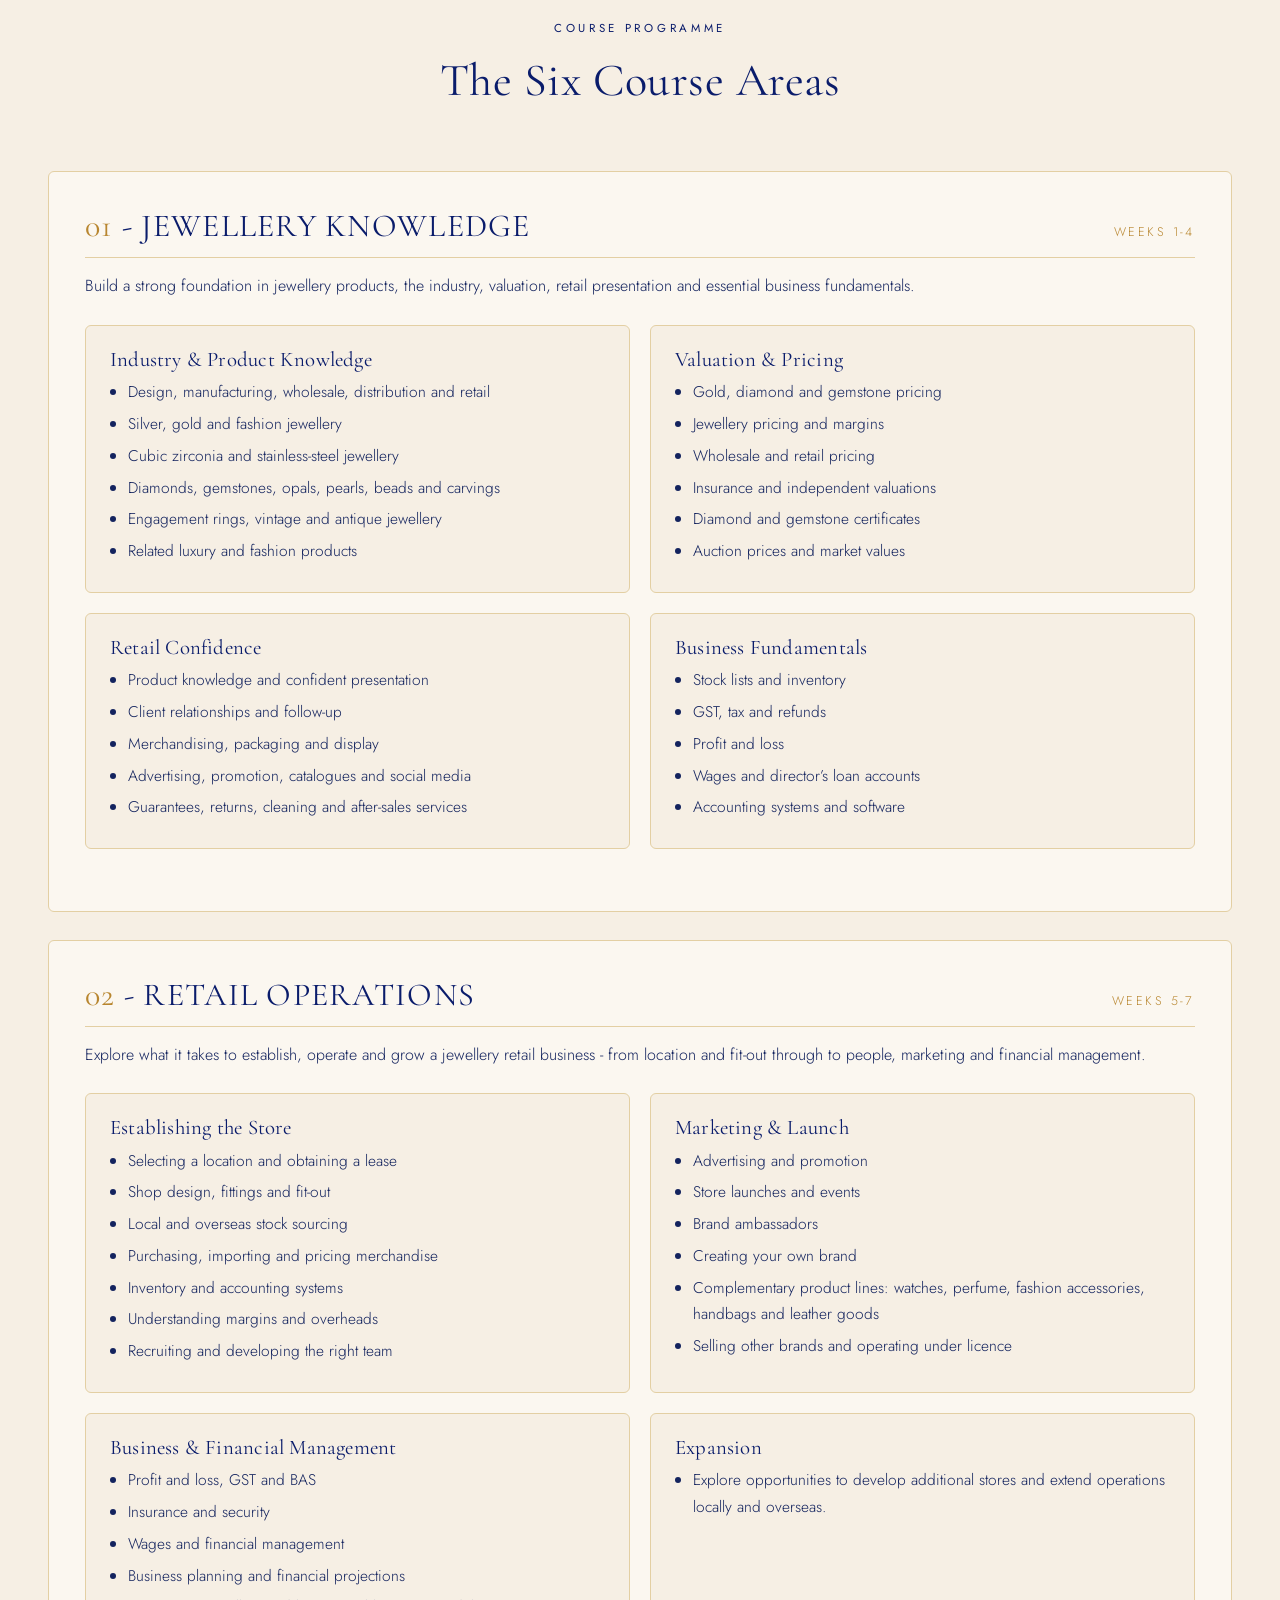
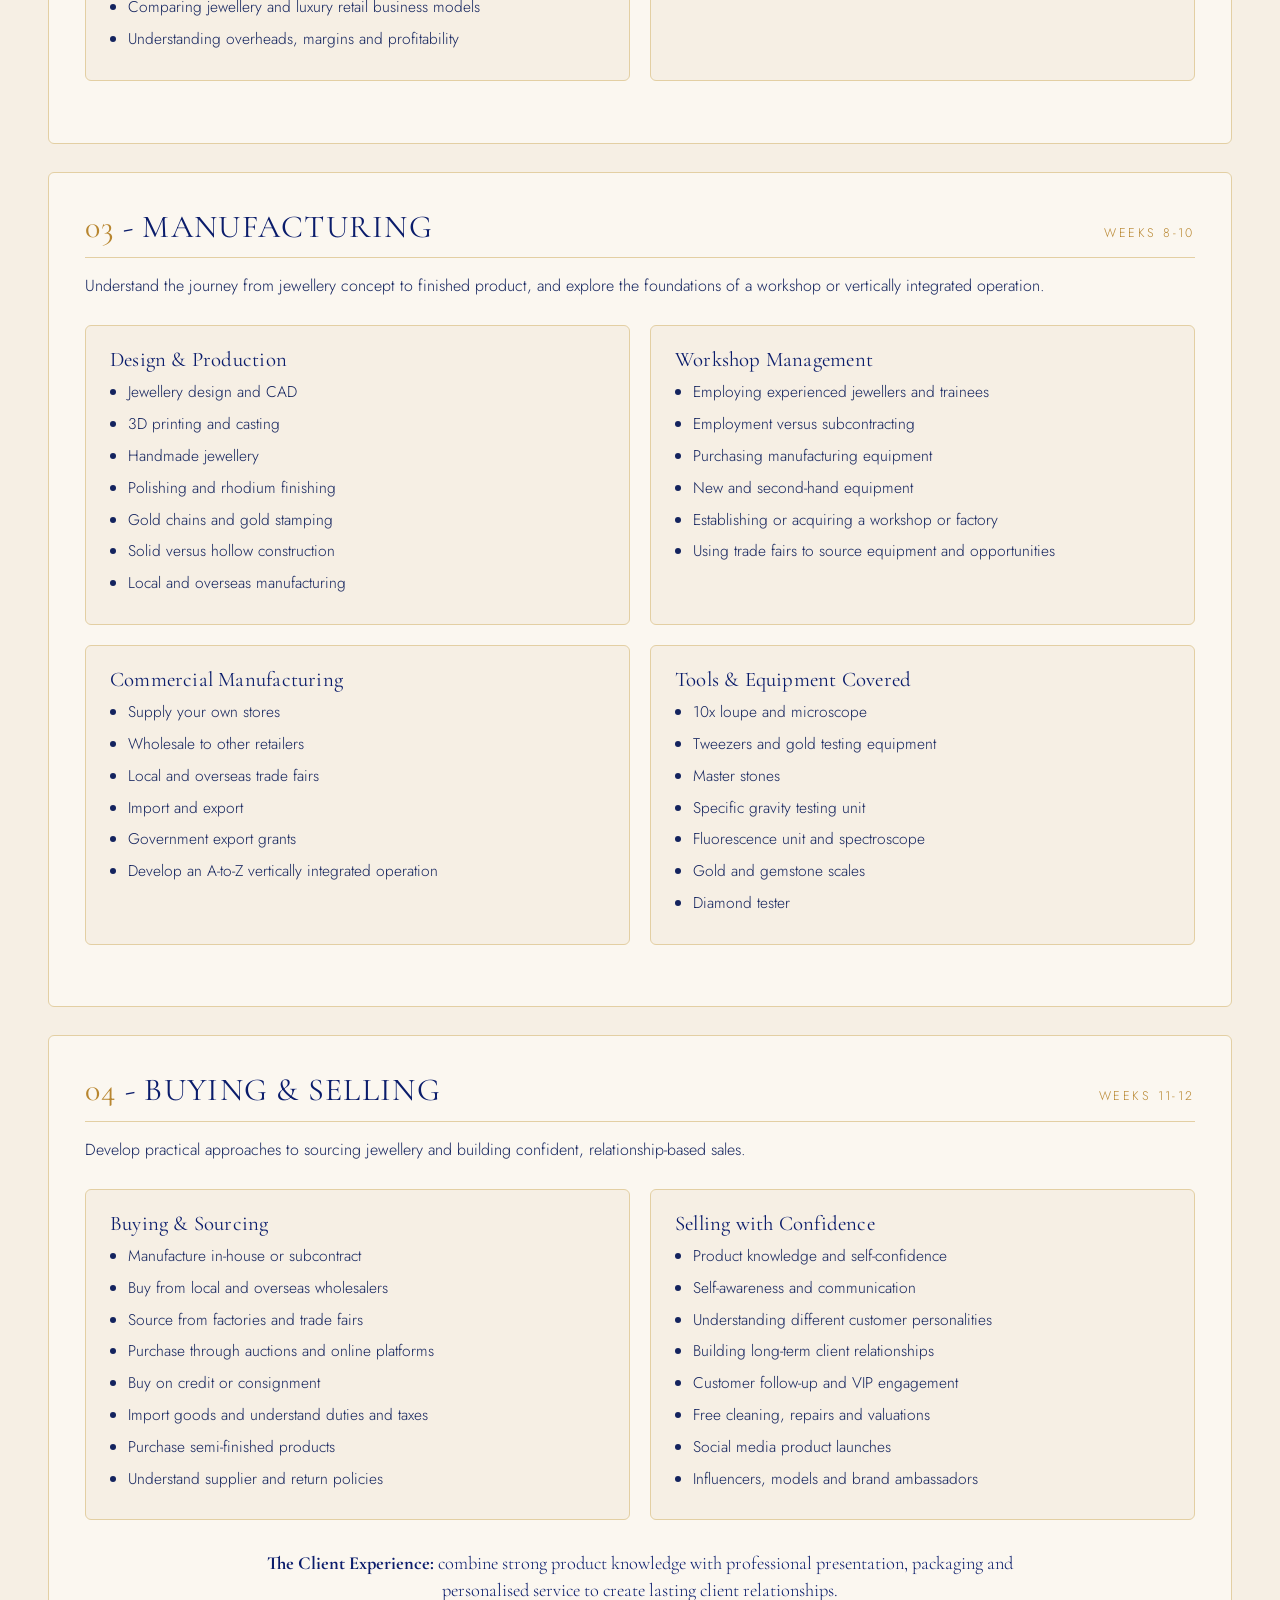
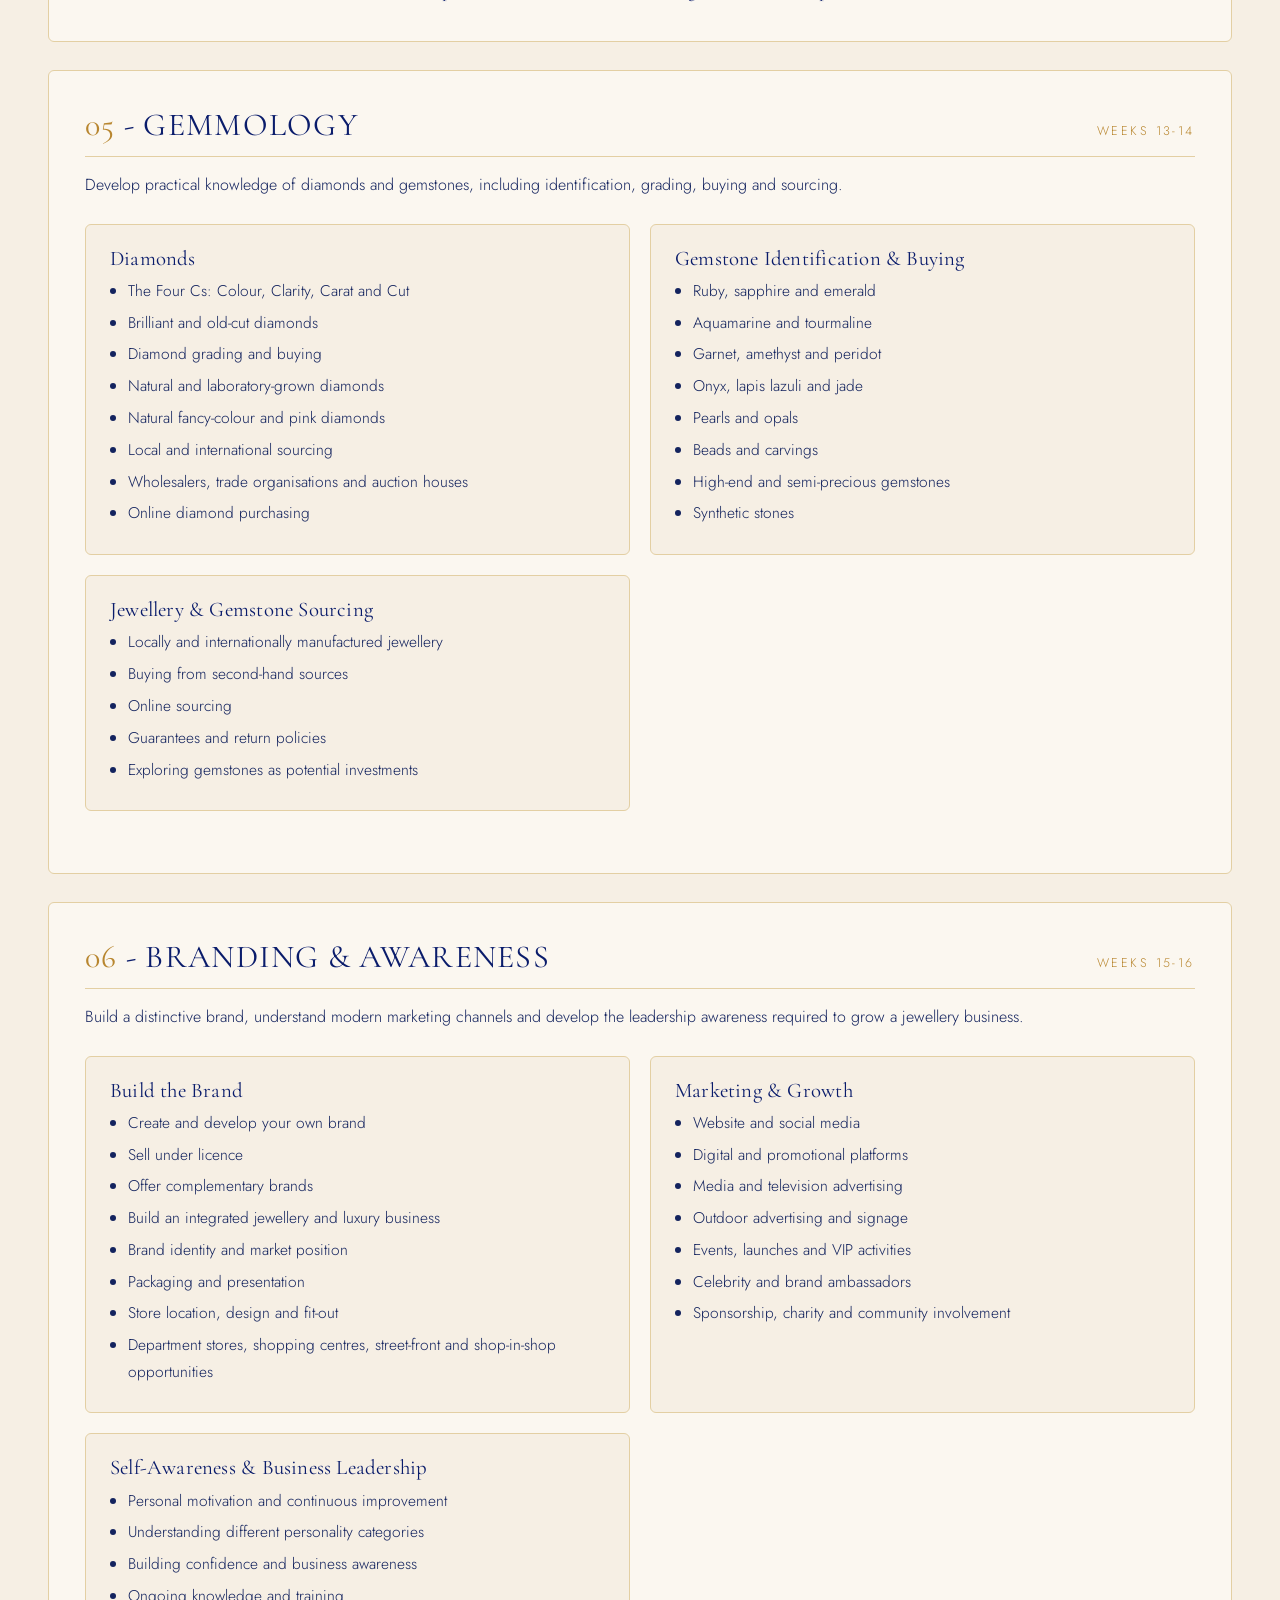
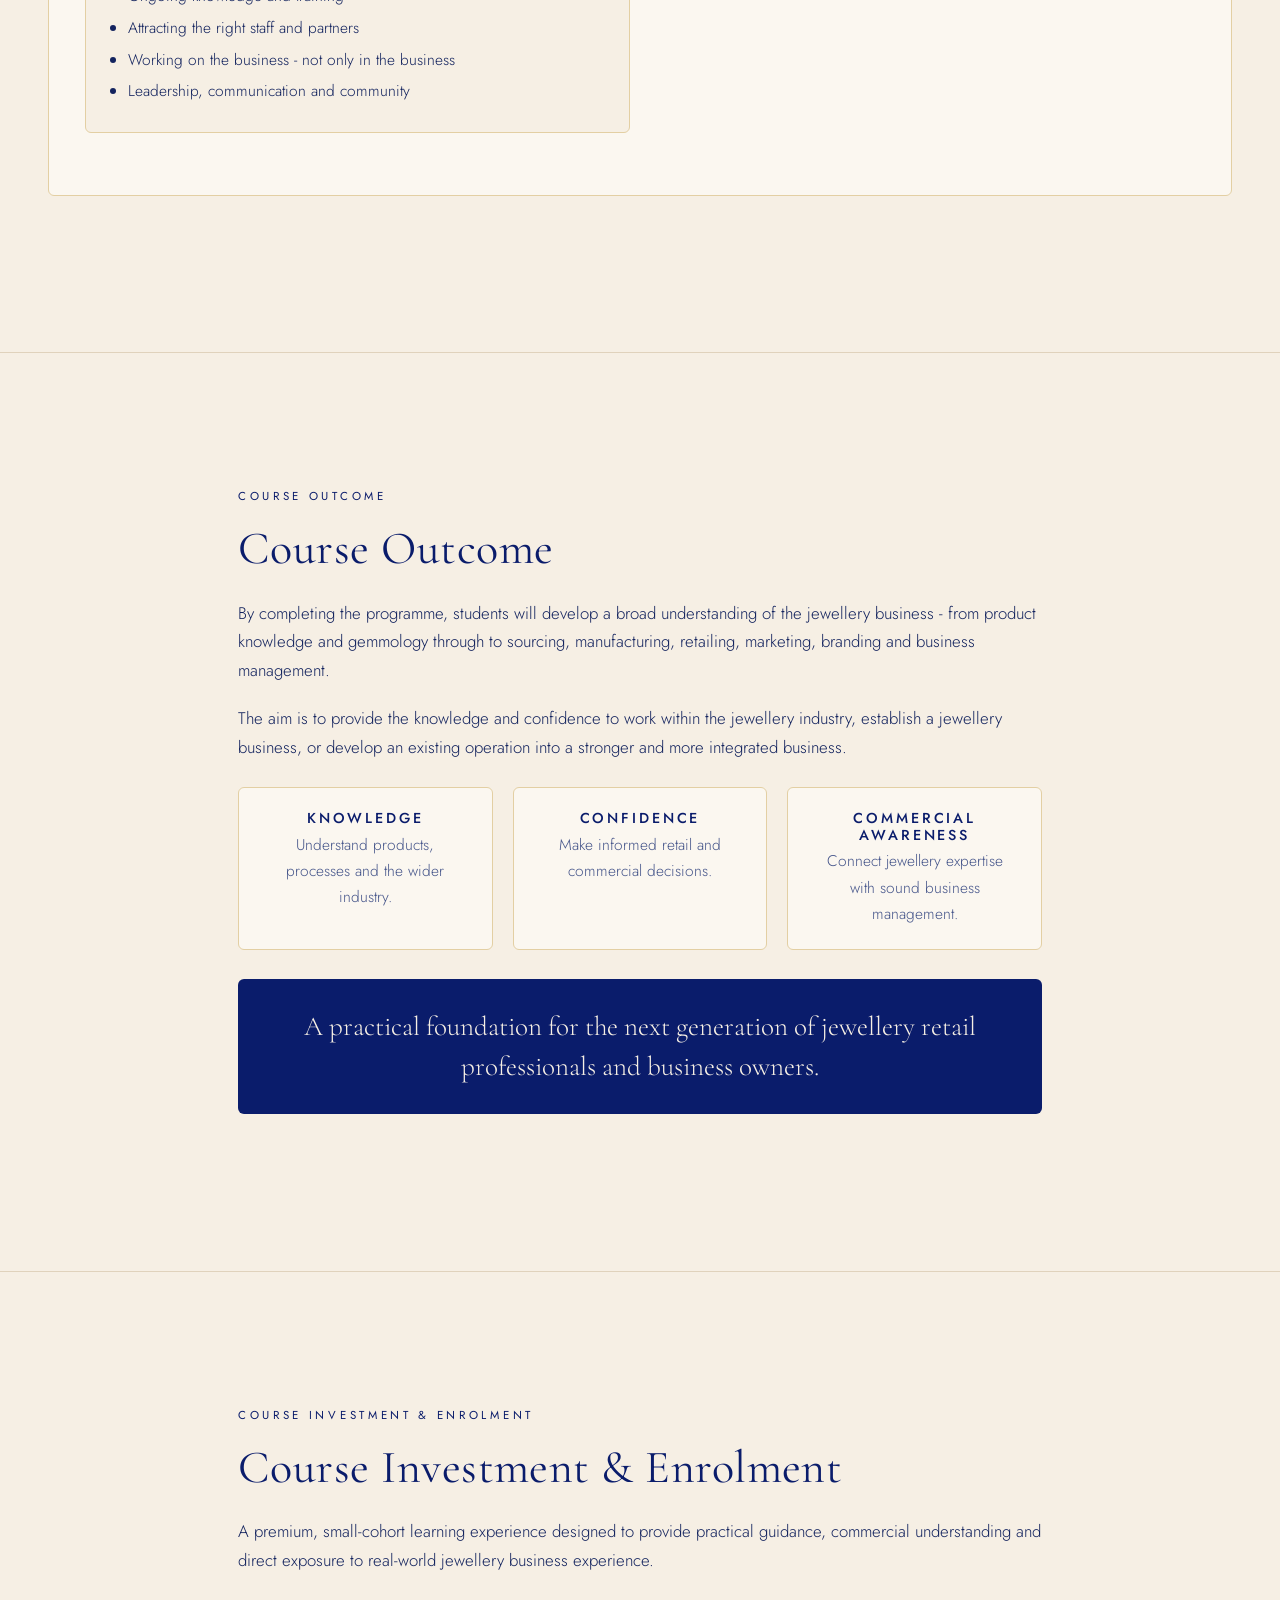
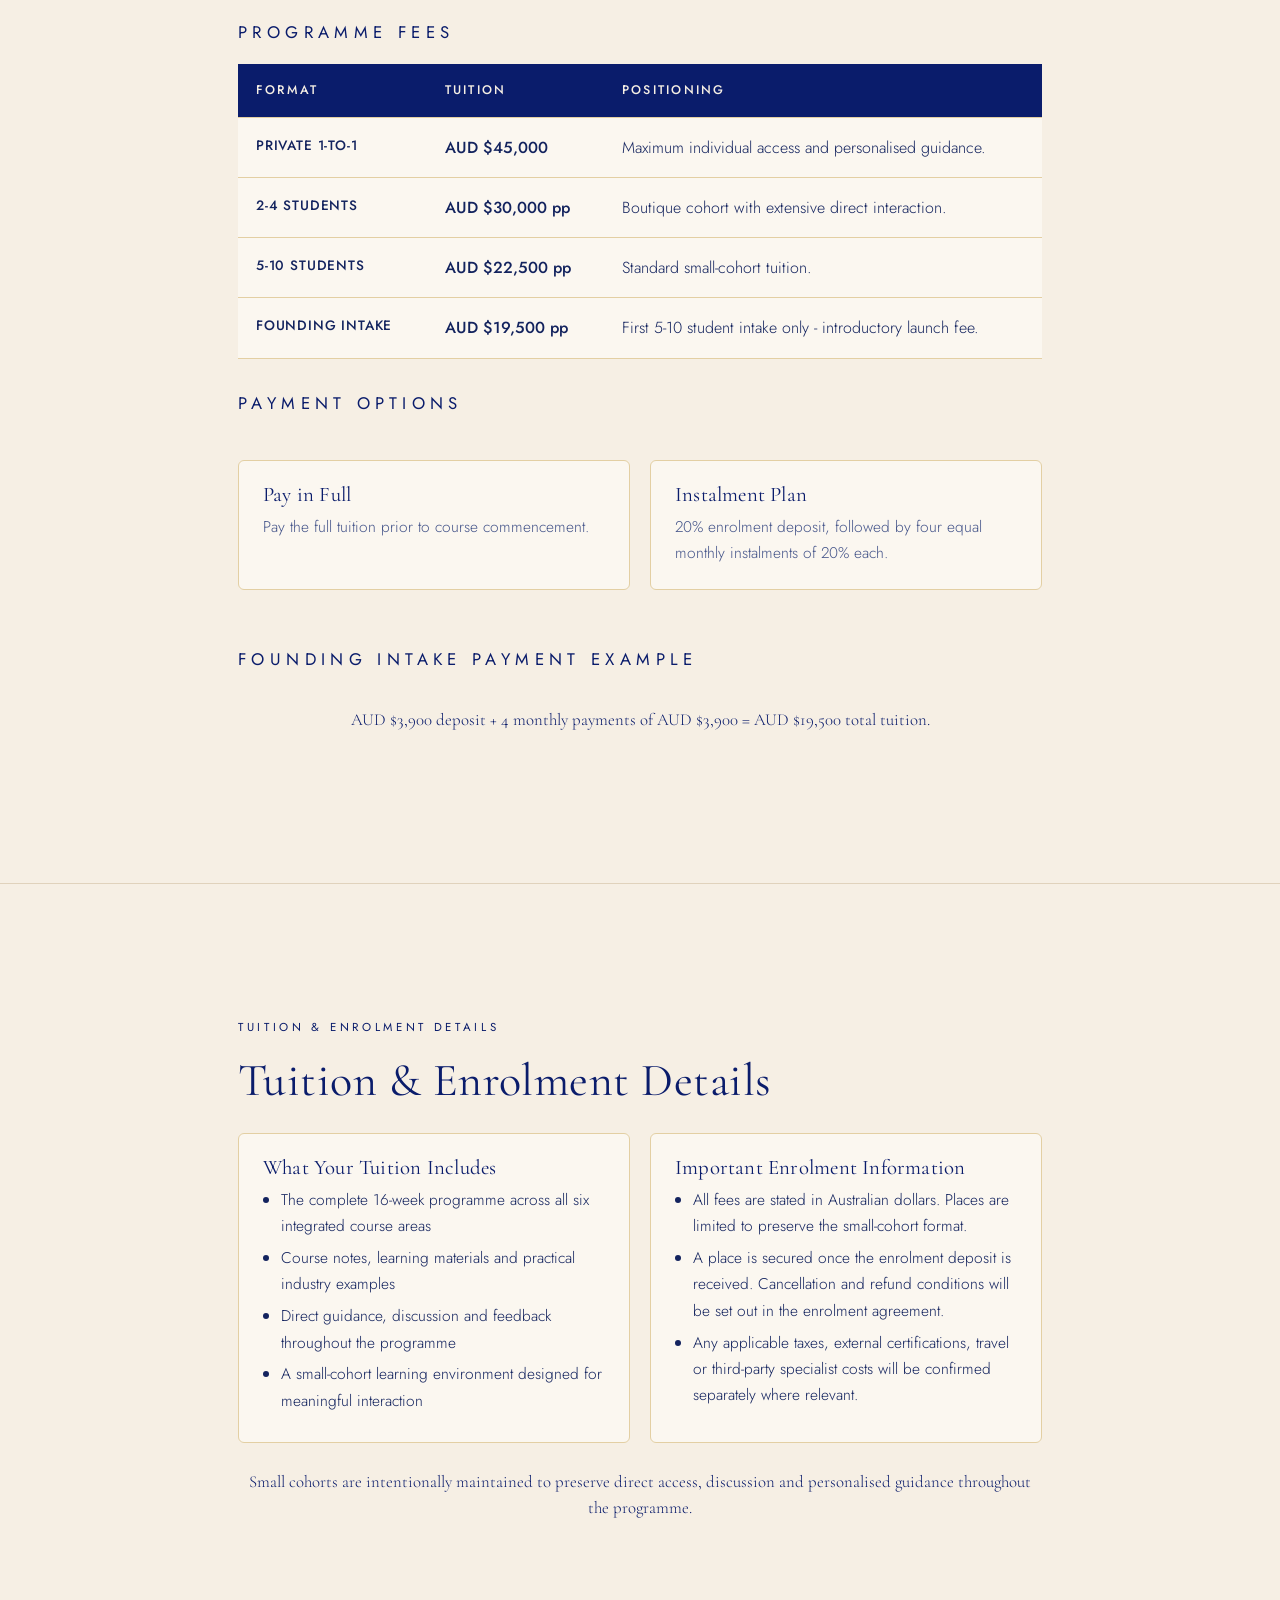
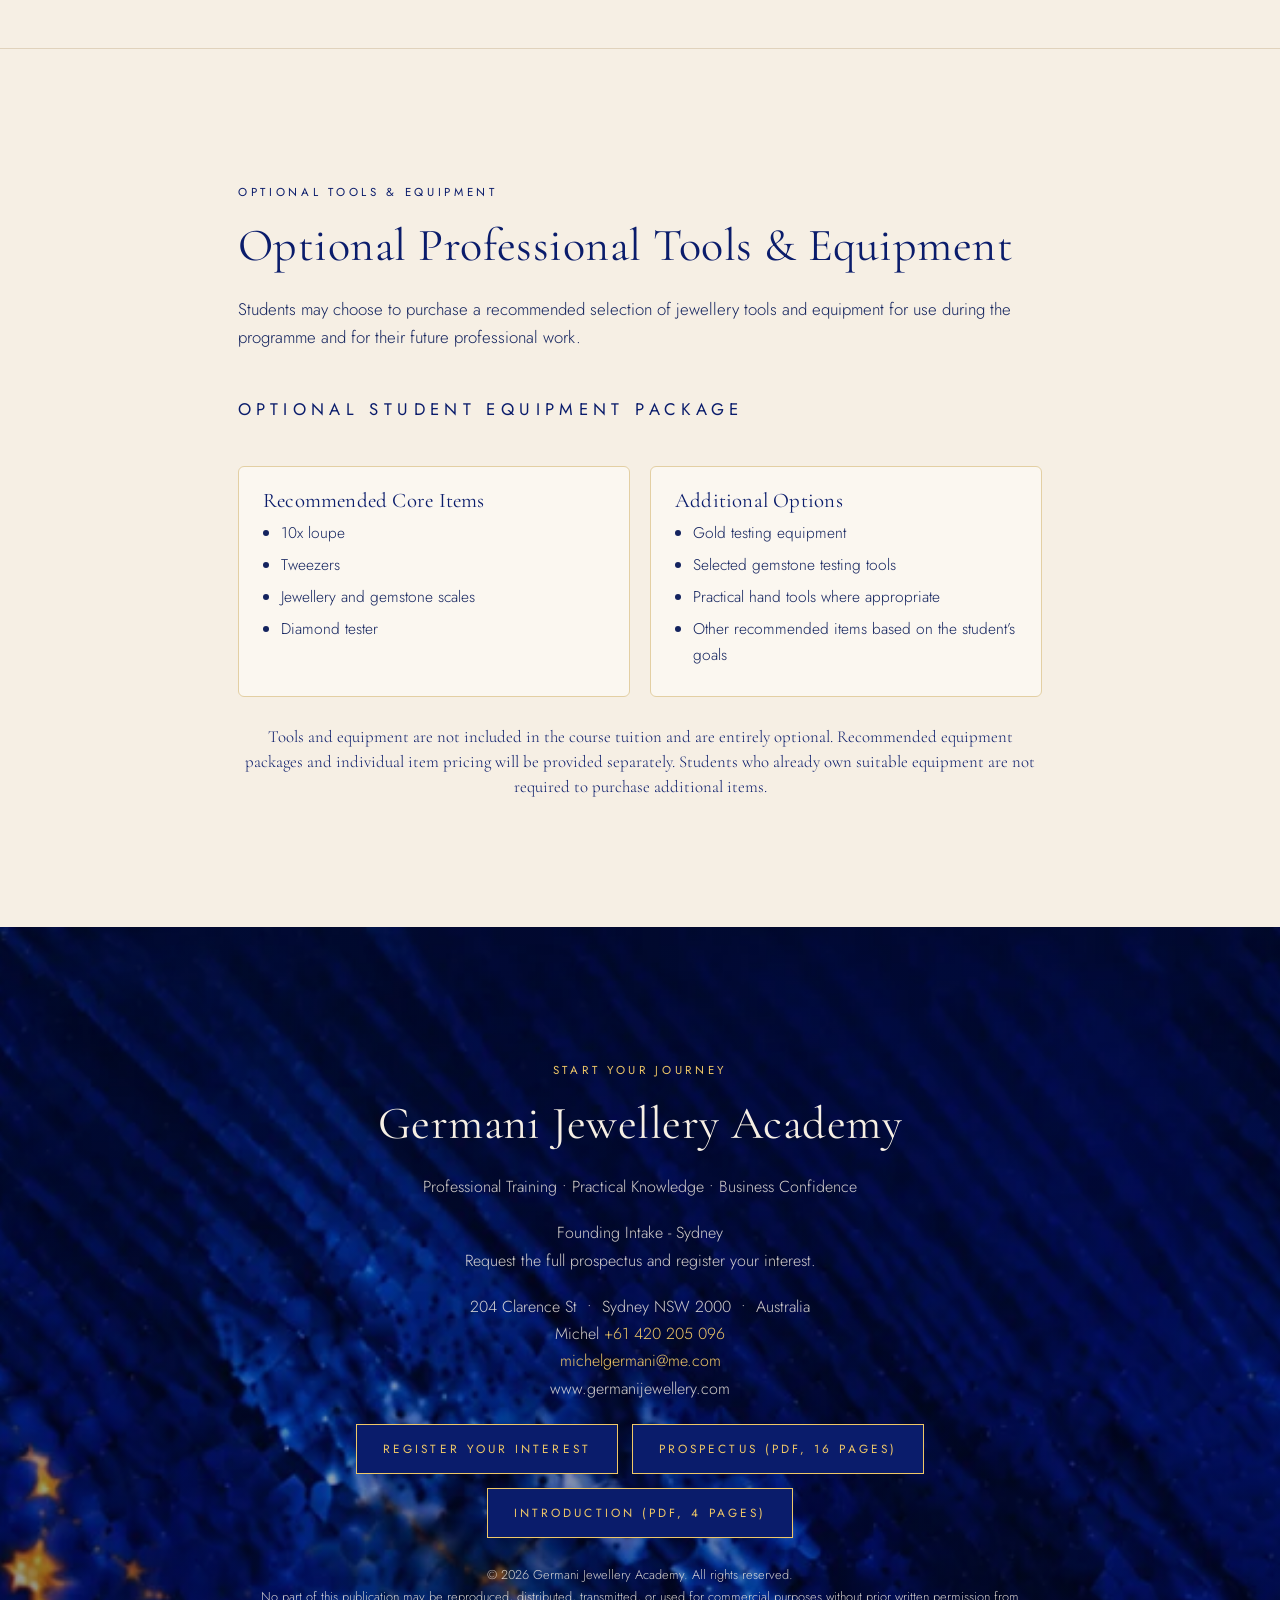
<file: prospectus.html>
<!doctype html>
<html lang="en-AU">
<head>
<meta charset="utf-8">
<meta name="viewport" content="width=device-width, initial-scale=1">
<title>Academy Prospectus | Germani Jewellery Academy</title>
<meta name="description" content="The full prospectus of the Germani Jewellery Academy: the 16-week Jewellery Business &amp; Industry Programme, course areas, fees and enrolment.">
<link rel="canonical" href="https://germani.com.au/prospectus.html">
<meta property="og:type" content="website">
<meta property="og:site_name" content="Germani Jewellery Academy">
<meta property="og:title" content="Academy Prospectus | Germani Jewellery Academy">
<meta property="og:description" content="The full prospectus of the Germani Jewellery Academy: the 16-week Jewellery Business &amp; Industry Programme, course areas, fees and enrolment.">
<meta property="og:image" content="https://germani.com.au/assets/img/og-image.jpg">
<meta name="theme-color" content="#0b1a3a">
<link rel="icon" href="favicon.svg" type="image/svg+xml">
<link rel="icon" href="favicon.png" type="image/png" sizes="192x192">
<link rel="apple-touch-icon" href="apple-touch-icon.png">
<link rel="preconnect" href="https://fonts.googleapis.com">
<link rel="preconnect" href="https://fonts.gstatic.com" crossorigin>
<link href="https://fonts.googleapis.com/css2?family=Cormorant+Garamond:ital,wght@0,400;0,500;0,600;1,400&family=Jost:wght@300;400;500&family=Tinos:wght@400;700&display=swap" rel="stylesheet">
<link rel="stylesheet" href="assets/css/site.css">
</head>
<body>
<a class="sr-only" href="#main">Skip to content</a>
<header class="site-header">
  <div class="hdr-top">
    <div class="hdr-side"><a href="tel:+61420205096">0420 205 096</a></div>
    <button class="nav-toggle" aria-label="Open menu" aria-expanded="false" aria-controls="main-nav"><span></span></button>
    <a class="brand" href="index.html" aria-label="Germani Jewellery Academy home">
      <span class="brand__mark" aria-hidden="true"></span>
      <span class="brand__name">GERMANI</span>
      <span class="brand__sub">JEWELLERY ACADEMY</span>
    </a>
    <div class="hdr-side hdr-side--right"><a href="contact.html#visit">Visit the showroom</a></div>
  </div>
  <nav class="main-nav" id="main-nav" aria-label="Main">
    <ul>
      <li><a href="index.html">Home</a></li>
      <li><a href="house.html">Foundation</a></li>
      <li><a href="collections.html">Collection</a></li>
      <li><a href="academy.html">Academy</a></li>
      <li><a href="bespoke.html">Bespoke</a></li>
      <li><a href="contact.html">Contact</a></li>
    </ul>
  </nav>
</header>
<main id="main">
<section class="page-banner">
  <div class="wrap">
    <span class="eyebrow">Germani Jewellery Academy</span>
    <h1>The Prospectus</h1>
    <p class="lead">The full English prospectus of the Germani Jewellery Academy.</p>
    <div class="hero__actions" style="justify-content:center">
      <a class="btn" href="assets/docs/Germani-Jewellery-Academy-Prospectus.pdf" target="_blank" rel="noopener">Download the prospectus (PDF, 16 pages)</a>
      <a class="btn btn--ghost" href="academy.html">Back to the introduction</a>
    </div>
  </div>
</section>

<section class="section section--ivory" id="overview">
  <div class="wrap aprose reveal">
    <span class="eyebrow">Academy Overview</span>
    <h2>A Practical Education in Jewellery Retail</h2>
    <p>The Germani Jewellery Academy has been developed from 50 years of hands-on experience across the international jewellery industry. The programme brings together practical retail knowledge, commercial understanding and the professional skills required to build and operate a successful jewellery business.</p>
    <h3 class="asub">More Than Jewellery Knowledge</h3>
    <p>Traditional education can provide theory. Successful retail requires the ability to apply knowledge in the real world. This programme connects the jewellery product with the commercial disciplines behind a successful retail operation: buying, pricing, merchandising, sales, customer service, marketing, staffing and business management.</p>
    <div class="agrid agrid--3 astats">
      <div class="acard"><h3>50 Years</h3><p>of industry experience</p></div>
      <div class="acard"><h3>20+ Stores</h3><p>established and operated in Sydney</p></div>
      <div class="acard"><h3>International</h3><p>experience across major jewellery markets</p></div>
    </div>
    <blockquote class="abig">&ldquo;Knowledge creates confidence. Practical experience turns confidence into capability.&rdquo;</blockquote>
    <h3 class="asub">Who Is This Programme For?</h3>
    <p>The Academy is suited to aspiring jewellery business owners, retail professionals, salespeople, entrepreneurs, managers and anyone seeking a practical understanding of how a jewellery retail business operates.</p>
  </div>
</section>

<section class="section section--ivory" id="learn">
  <div class="wrap reveal">
    <div class="section-head">
      <span class="eyebrow">What You Will Learn</span>
      <h2>What You Will Learn</h2>
    </div>
    <div class="agrid agrid--2">
      <div class="acard"><h3>Jewellery Industry Knowledge</h3><p>Understand the journey from design and manufacturing through sourcing, wholesale and retail.</p></div><div class="acard"><h3>Diamonds &amp; Gemstones</h3><p>Build practical knowledge of quality, characteristics, identification and value.</p></div><div class="acard"><h3>Buying &amp; Pricing</h3><p>Learn the principles of merchandise selection, pricing, margins and informed purchasing.</p></div><div class="acard"><h3>Display &amp; Merchandising</h3><p>Create attractive presentations and use merchandise strategically to support sales.</p></div><div class="acard"><h3>Sales &amp; Customer Service</h3><p>Develop professional selling techniques, trust-building and relationship skills.</p></div><div class="acard"><h3>Marketing &amp; Promotion</h3><p>Explore practical approaches to advertising, events, seminars, promotions and relationship marketing.</p></div><div class="acard"><h3>Retail Store Operations</h3><p>Understand the systems and daily disciplines required to run an efficient jewellery store.</p></div><div class="acard"><h3>People &amp; Business Management</h3><p>Learn how to structure responsibilities, recruit support and focus on managing the business - not every task.</p></div>
    </div>
    <p class="anote">The objective is not simply to know more about jewellery. It is to understand how knowledge, service and sound commercial decisions work together to create a sustainable retail business.</p>
  </div>
</section>

<section class="section section--ivory" id="international">
  <div class="wrap aprose reveal">
    <span class="eyebrow">International Experience</span>
    <h2>Learn From International Experience</h2>
    <p>The Academy is informed by direct experience across major jewellery centres and markets, providing students with a broader understanding of the industry and the realities of jewellery commerce.</p>
    <div class="agrid agrid--2">
      <div class="acard acard--city"><h3>Los Angeles</h3><p>Jewellery study and industry development</p></div><div class="acard acard--city"><h3>Antwerp</h3><p>Diamond purchasing and international trading</p></div><div class="acard acard--city"><h3>Geneva</h3><p>Experience with the Geneva Freeport</p></div><div class="acard acard--city"><h3>Riyadh</h3><p>Jewellery retail operations</p></div><div class="acard acard--city"><h3>Lebanon</h3><p>Manufacturing and retail</p></div><div class="acard acard--city"><h3>Morocco</h3><p>Wholesale and retail operations</p></div><div class="acard acard--city"><h3>Basel &bull; Vicenza</h3><p>International jewellery trade fairs</p></div><div class="acard acard--city"><h3>Tokyo &bull; Hong Kong &bull; Shenzhen &bull; Guangzhou</h3><p>International sourcing and trade exposure</p></div>
    </div>
    <h3 class="asub">Business Ownership Mindset</h3>
    <p>A successful owner does not need to perform every task personally. Students are introduced to the importance of systems, procedures, delegation and specialist support - including valuers, repair specialists, manufacturers, gemstone and diamond specialists, marketing professionals and recruitment services.</p>
    <p>The long-term objective is to build a business that can operate professionally, serve customers consistently and create opportunities for sustainable growth.</p>
  </div>
</section>

<section class="section section--ivory" id="business">
  <div class="wrap aprose reveal">
    <span class="eyebrow">Business &amp; Brand</span>
    <h2>Your Business. Your Brand. Your Future.</h2>
    <p>The principles taught by the Academy can support a range of business models, whether you plan to operate under your own name, develop a private brand, build an online jewellery business or work with an established brand or licence.</p>
    <h3 class="asub">A Flexible, Practical Programme</h3>
    <p>The core programme is designed as a 16-week learning journey, with scope to tailor aspects of the learning experience to individual goals, experience and areas of interest.</p>
    <p class="eyebrow" style="margin:.4em 0 1em">Specialist Areas</p>
    <ul class="apills apills--wide">
      <li>Jewellery Design &amp; Manufacturing</li><li>Wholesale Jewellery</li><li>Online Jewellery Sales</li>
      <li>Jewellery Valuation</li><li>Diamond &amp; Gemstone Identification</li><li>Display &amp; Merchandising</li>
      <li>Luxury Goods &amp; Watches</li><li>Fashion Accessories &amp; Jewellery</li><li>Other Retail Service Businesses</li>
    </ul>
    <h3 class="asub">Continuing Support</h3>
    <p>Where appropriate, guidance can extend beyond the learning programme into the practical process of establishing and developing a retail operation, including identifying suitable staff, advertising positions and working with recruitment.</p>
    <div class="aband"><h3>The Result</h3><p>A stronger understanding of the jewellery industry, greater confidence in retail decision-making and a practical foundation for building your own future in jewellery.</p></div>
  </div>
</section>

<section class="section section--ivory" id="programme">
  <div class="wrap reveal">
    <div class="section-head">
      <span class="eyebrow">Programme Structure</span>
      <h2>Jewellery Business &amp; Industry Programme</h2>
      <p><strong>A practical 16-week pathway from jewellery knowledge to business confidence</strong><br>A comprehensive programme covering jewellery knowledge, retail operations, manufacturing, buying and selling, gemmology, branding and business awareness.</p>
    </div>
    <p class="eyebrow">The Journey</p>
    <div class="agrid agrid--3 ajourney">
      <a class="acard" href="#module-01"><em>01</em><h3>Jewellery Knowledge</h3><p>Weeks 1-4</p></a>
      <a class="acard" href="#module-02"><em>02</em><h3>Retail Operations</h3><p>Weeks 5-7</p></a>
      <a class="acard" href="#module-03"><em>03</em><h3>Manufacturing</h3><p>Weeks 8-10</p></a>
      <a class="acard" href="#module-04"><em>04</em><h3>Buying &amp; Selling</h3><p>Weeks 11-12</p></a>
      <a class="acard" href="#module-05"><em>05</em><h3>Gemmology</h3><p>Weeks 13-14</p></a>
      <a class="acard" href="#module-06"><em>06</em><h3>Branding &amp; Awareness</h3><p>Weeks 15-16</p></a>
    </div>
    <p class="anote">The programme develops practical understanding, commercial awareness and confidence to participate in the jewellery industry, establish a jewellery business, or strengthen an existing operation.</p>
    <p class="center eyebrow">16 Weeks &bull; 6 Course Areas &bull; One Integrated Business Perspective</p>
  </div>
</section>

<section class="section section--ivory" id="course">
  <div class="wrap">
    <div class="section-head reveal">
      <span class="eyebrow">Course Programme</span>
      <h2>The Six Course Areas</h2>
    </div>
    <article class="amodule reveal" id="module-01">
      <header><h3><span>01</span> - Jewellery Knowledge</h3><em>Weeks 1-4</em></header>
      <p>Build a strong foundation in jewellery products, the industry, valuation, retail presentation and essential business fundamentals.</p>
      <div class="agrid agrid--2"><div class="acard acard--list"><h3>Industry &amp; Product Knowledge</h3><ul><li>Design, manufacturing, wholesale, distribution and retail</li><li>Silver, gold and fashion jewellery</li><li>Cubic zirconia and stainless-steel jewellery</li><li>Diamonds, gemstones, opals, pearls, beads and carvings</li><li>Engagement rings, vintage and antique jewellery</li><li>Related luxury and fashion products</li></ul></div><div class="acard acard--list"><h3>Valuation &amp; Pricing</h3><ul><li>Gold, diamond and gemstone pricing</li><li>Jewellery pricing and margins</li><li>Wholesale and retail pricing</li><li>Insurance and independent valuations</li><li>Diamond and gemstone certificates</li><li>Auction prices and market values</li></ul></div><div class="acard acard--list"><h3>Retail Confidence</h3><ul><li>Product knowledge and confident presentation</li><li>Client relationships and follow-up</li><li>Merchandising, packaging and display</li><li>Advertising, promotion, catalogues and social media</li><li>Guarantees, returns, cleaning and after-sales services</li></ul></div><div class="acard acard--list"><h3>Business Fundamentals</h3><ul><li>Stock lists and inventory</li><li>GST, tax and refunds</li><li>Profit and loss</li><li>Wages and director&rsquo;s loan accounts</li><li>Accounting systems and software</li></ul></div></div>
    </article><article class="amodule reveal" id="module-02">
      <header><h3><span>02</span> - Retail Operations</h3><em>Weeks 5-7</em></header>
      <p>Explore what it takes to establish, operate and grow a jewellery retail business - from location and fit-out through to people, marketing and financial management.</p>
      <div class="agrid agrid--2"><div class="acard acard--list"><h3>Establishing the Store</h3><ul><li>Selecting a location and obtaining a lease</li><li>Shop design, fittings and fit-out</li><li>Local and overseas stock sourcing</li><li>Purchasing, importing and pricing merchandise</li><li>Inventory and accounting systems</li><li>Understanding margins and overheads</li><li>Recruiting and developing the right team</li></ul></div><div class="acard acard--list"><h3>Marketing &amp; Launch</h3><ul><li>Advertising and promotion</li><li>Store launches and events</li><li>Brand ambassadors</li><li>Creating your own brand</li><li>Complementary product lines: watches, perfume, fashion accessories, handbags and leather goods</li><li>Selling other brands and operating under licence</li></ul></div><div class="acard acard--list"><h3>Business &amp; Financial Management</h3><ul><li>Profit and loss, GST and BAS</li><li>Insurance and security</li><li>Wages and financial management</li><li>Business planning and financial projections</li><li>Comparing jewellery and luxury retail business models</li><li>Understanding overheads, margins and profitability</li></ul></div><div class="acard acard--list"><h3>Expansion</h3><ul><li>Explore opportunities to develop additional stores and extend operations locally and overseas.</li></ul></div></div>
    </article><article class="amodule reveal" id="module-03">
      <header><h3><span>03</span> - Manufacturing</h3><em>Weeks 8-10</em></header>
      <p>Understand the journey from jewellery concept to finished product, and explore the foundations of a workshop or vertically integrated operation.</p>
      <div class="agrid agrid--2"><div class="acard acard--list"><h3>Design &amp; Production</h3><ul><li>Jewellery design and CAD</li><li>3D printing and casting</li><li>Handmade jewellery</li><li>Polishing and rhodium finishing</li><li>Gold chains and gold stamping</li><li>Solid versus hollow construction</li><li>Local and overseas manufacturing</li></ul></div><div class="acard acard--list"><h3>Workshop Management</h3><ul><li>Employing experienced jewellers and trainees</li><li>Employment versus subcontracting</li><li>Purchasing manufacturing equipment</li><li>New and second-hand equipment</li><li>Establishing or acquiring a workshop or factory</li><li>Using trade fairs to source equipment and opportunities</li></ul></div><div class="acard acard--list"><h3>Commercial Manufacturing</h3><ul><li>Supply your own stores</li><li>Wholesale to other retailers</li><li>Local and overseas trade fairs</li><li>Import and export</li><li>Government export grants</li><li>Develop an A-to-Z vertically integrated operation</li></ul></div><div class="acard acard--list"><h3>Tools &amp; Equipment Covered</h3><ul><li>10x loupe and microscope</li><li>Tweezers and gold testing equipment</li><li>Master stones</li><li>Specific gravity testing unit</li><li>Fluorescence unit and spectroscope</li><li>Gold and gemstone scales</li><li>Diamond tester</li></ul></div></div>
    </article><article class="amodule reveal" id="module-04">
      <header><h3><span>04</span> - Buying &amp; Selling</h3><em>Weeks 11-12</em></header>
      <p>Develop practical approaches to sourcing jewellery and building confident, relationship-based sales.</p>
      <div class="agrid agrid--2"><div class="acard acard--list"><h3>Buying &amp; Sourcing</h3><ul><li>Manufacture in-house or subcontract</li><li>Buy from local and overseas wholesalers</li><li>Source from factories and trade fairs</li><li>Purchase through auctions and online platforms</li><li>Buy on credit or consignment</li><li>Import goods and understand duties and taxes</li><li>Purchase semi-finished products</li><li>Understand supplier and return policies</li></ul></div><div class="acard acard--list"><h3>Selling with Confidence</h3><ul><li>Product knowledge and self-confidence</li><li>Self-awareness and communication</li><li>Understanding different customer personalities</li><li>Building long-term client relationships</li><li>Customer follow-up and VIP engagement</li><li>Free cleaning, repairs and valuations</li><li>Social media product launches</li><li>Influencers, models and brand ambassadors</li></ul></div></div><p class="anote"><strong>The Client Experience:</strong> combine strong product knowledge with professional presentation, packaging and personalised service to create lasting client relationships.</p>
    </article><article class="amodule reveal" id="module-05">
      <header><h3><span>05</span> - Gemmology</h3><em>Weeks 13-14</em></header>
      <p>Develop practical knowledge of diamonds and gemstones, including identification, grading, buying and sourcing.</p>
      <div class="agrid agrid--2"><div class="acard acard--list"><h3>Diamonds</h3><ul><li>The Four Cs: Colour, Clarity, Carat and Cut</li><li>Brilliant and old-cut diamonds</li><li>Diamond grading and buying</li><li>Natural and laboratory-grown diamonds</li><li>Natural fancy-colour and pink diamonds</li><li>Local and international sourcing</li><li>Wholesalers, trade organisations and auction houses</li><li>Online diamond purchasing</li></ul></div><div class="acard acard--list"><h3>Gemstone Identification &amp; Buying</h3><ul><li>Ruby, sapphire and emerald</li><li>Aquamarine and tourmaline</li><li>Garnet, amethyst and peridot</li><li>Onyx, lapis lazuli and jade</li><li>Pearls and opals</li><li>Beads and carvings</li><li>High-end and semi-precious gemstones</li><li>Synthetic stones</li></ul></div><div class="acard acard--list"><h3>Jewellery &amp; Gemstone Sourcing</h3><ul><li>Locally and internationally manufactured jewellery</li><li>Buying from second-hand sources</li><li>Online sourcing</li><li>Guarantees and return policies</li><li>Exploring gemstones as potential investments</li></ul></div></div>
    </article><article class="amodule reveal" id="module-06">
      <header><h3><span>06</span> - Branding &amp; Awareness</h3><em>Weeks 15-16</em></header>
      <p>Build a distinctive brand, understand modern marketing channels and develop the leadership awareness required to grow a jewellery business.</p>
      <div class="agrid agrid--2"><div class="acard acard--list"><h3>Build the Brand</h3><ul><li>Create and develop your own brand</li><li>Sell under licence</li><li>Offer complementary brands</li><li>Build an integrated jewellery and luxury business</li><li>Brand identity and market position</li><li>Packaging and presentation</li><li>Store location, design and fit-out</li><li>Department stores, shopping centres, street-front and shop-in-shop opportunities</li></ul></div><div class="acard acard--list"><h3>Marketing &amp; Growth</h3><ul><li>Website and social media</li><li>Digital and promotional platforms</li><li>Media and television advertising</li><li>Outdoor advertising and signage</li><li>Events, launches and VIP activities</li><li>Celebrity and brand ambassadors</li><li>Sponsorship, charity and community involvement</li></ul></div><div class="acard acard--list"><h3>Self-Awareness &amp; Business Leadership</h3><ul><li>Personal motivation and continuous improvement</li><li>Understanding different personality categories</li><li>Building confidence and business awareness</li><li>Ongoing knowledge and training</li><li>Attracting the right staff and partners</li><li>Working on the business - not only in the business</li><li>Leadership, communication and community</li></ul></div></div>
    </article>
  </div>
</section>

<section class="section section--ivory" id="outcome">
  <div class="wrap aprose reveal">
    <span class="eyebrow">Course Outcome</span>
    <h2>Course Outcome</h2>
    <p>By completing the programme, students will develop a broad understanding of the jewellery business - from product knowledge and gemmology through to sourcing, manufacturing, retailing, marketing, branding and business management.</p>
    <p>The aim is to provide the knowledge and confidence to work within the jewellery industry, establish a jewellery business, or develop an existing operation into a stronger and more integrated business.</p>
    <div class="agrid agrid--3 astats">
      <div class="acard"><h3>Knowledge</h3><p>Understand products, processes and the wider industry.</p></div>
      <div class="acard"><h3>Confidence</h3><p>Make informed retail and commercial decisions.</p></div>
      <div class="acard"><h3>Commercial Awareness</h3><p>Connect jewellery expertise with sound business management.</p></div>
    </div>
    <div class="aband"><p class="abandbig">A practical foundation for the next generation of jewellery retail professionals and business owners.</p></div>
  </div>
</section>

<section class="section section--ivory" id="fees">
  <div class="wrap aprose reveal">
    <span class="eyebrow">Course Investment &amp; Enrolment</span>
    <h2>Course Investment &amp; Enrolment</h2>
    <p>A premium, small-cohort learning experience designed to provide practical guidance, commercial understanding and direct exposure to real-world jewellery business experience.</p>
    <p class="eyebrow" style="margin:1.4em 0 1em">Programme Fees</p>
    <div class="atable-wrap"><table class="atable">
      <thead><tr><th>Format</th><th>Tuition</th><th>Positioning</th></tr></thead>
      <tbody>
        <tr><th>Private 1-to-1</th><td>AUD $45,000</td><td>Maximum individual access and personalised guidance.</td></tr>
        <tr><th>2-4 Students</th><td>AUD $30,000 pp</td><td>Boutique cohort with extensive direct interaction.</td></tr>
        <tr><th>5-10 Students</th><td>AUD $22,500 pp</td><td>Standard small-cohort tuition.</td></tr>
        <tr><th>Founding Intake</th><td>AUD $19,500 pp</td><td>First 5-10 student intake only - introductory launch fee.</td></tr>
      </tbody>
    </table></div>
    <p class="eyebrow" style="margin:1.8em 0 1em">Payment Options</p>
    <div class="agrid agrid--2">
      <div class="acard"><h3>Pay in Full</h3><p>Pay the full tuition prior to course commencement.</p></div>
      <div class="acard"><h3>Instalment Plan</h3><p>20% enrolment deposit, followed by four equal monthly instalments of 20% each.</p></div>
    </div>
    <p class="eyebrow" style="margin:1.8em 0 .6em">Founding Intake Payment Example</p>
    <p class="abig">AUD $3,900 deposit + 4 monthly payments of AUD $3,900 = AUD $19,500 total tuition.</p>
  </div>
</section>

<section class="section section--ivory" id="tuition">
  <div class="wrap aprose reveal">
    <span class="eyebrow">Tuition &amp; Enrolment Details</span>
    <h2>Tuition &amp; Enrolment Details</h2>
    <div class="agrid agrid--2">
      <div class="acard acard--list"><h3>What Your Tuition Includes</h3><ul>
        <li>The complete 16-week programme across all six integrated course areas</li>
        <li>Course notes, learning materials and practical industry examples</li>
        <li>Direct guidance, discussion and feedback throughout the programme</li>
        <li>A small-cohort learning environment designed for meaningful interaction</li></ul></div>
      <div class="acard acard--list"><h3>Important Enrolment Information</h3><ul>
        <li>All fees are stated in Australian dollars. Places are limited to preserve the small-cohort format.</li>
        <li>A place is secured once the enrolment deposit is received. Cancellation and refund conditions will be set out in the enrolment agreement.</li>
        <li>Any applicable taxes, external certifications, travel or third-party specialist costs will be confirmed separately where relevant.</li></ul></div>
    </div>
    <p class="anote">Small cohorts are intentionally maintained to preserve direct access, discussion and personalised guidance throughout the programme.</p>
  </div>
</section>

<section class="section section--ivory" id="tools">
  <div class="wrap aprose reveal">
    <span class="eyebrow">Optional Tools &amp; Equipment</span>
    <h2>Optional Professional Tools &amp; Equipment</h2>
    <p>Students may choose to purchase a recommended selection of jewellery tools and equipment for use during the programme and for their future professional work.</p>
    <p class="eyebrow" style="margin:1.4em 0 1em">Optional Student Equipment Package</p>
    <div class="agrid agrid--2">
      <div class="acard acard--list"><h3>Recommended Core Items</h3><ul><li>10x loupe</li><li>Tweezers</li><li>Jewellery and gemstone scales</li><li>Diamond tester</li></ul></div>
      <div class="acard acard--list"><h3>Additional Options</h3><ul><li>Gold testing equipment</li><li>Selected gemstone testing tools</li><li>Practical hand tools where appropriate</li><li>Other recommended items based on the student&rsquo;s goals</li></ul></div>
    </div>
    <p class="anote">Tools and equipment are not included in the course tuition and are entirely optional. Recommended equipment packages and individual item pricing will be provided separately. Students who already own suitable equipment are not required to purchase additional items.</p>
  </div>
</section>

<section class="section starfield" id="enrol">
  <div class="wrap statement reveal">
    <span class="mini-mark" aria-hidden="true" style="background:var(--gold-metal)"></span>
    <span class="eyebrow">Start Your Journey</span>
    <h2>Germani Jewellery Academy</h2>
    <p>Professional Training &bull; Practical Knowledge &bull; Business Confidence</p>
    <p>Founding Intake - Sydney<br>Request the full prospectus and register your interest.</p>
    <p>204 Clarence St &nbsp;&bull;&nbsp; Sydney NSW 2000 &nbsp;&bull;&nbsp; Australia<br>
      Michel <a href="tel:+61420205096">+61 420 205 096</a><br>
      <a href="mailto:michelgermani@me.com">michelgermani@me.com</a><br>
      www.germanijewellery.com</p>
    <div class="hero__actions">
      <a class="btn btn--light" href="contact.html?piece=Germani%20Jewellery%20Academy#appointment">Register your interest</a>
      <a class="btn btn--light" href="assets/docs/Germani-Jewellery-Academy-Prospectus.pdf" target="_blank" rel="noopener">Prospectus (PDF, 16 pages)</a>
      <a class="btn btn--light" href="assets/docs/Germani-Jewellery-Academy-Introduction.pdf" target="_blank" rel="noopener">Introduction (PDF, 4 pages)</a>
    </div>
    <p style="font-size:.8rem;margin-top:2em">&copy; 2026 Germani Jewellery Academy. All rights reserved.<br>No part of this publication may be reproduced, distributed, transmitted, or used for commercial purposes without prior written permission from Germani Jewellery Academy.</p>
  </div>
</section>
</main>
<footer class="site-footer starfield">
  <div class="wrap">
    <div class="footer-grid">
      <div class="footer-brand">
        <span class="brand__mark" aria-hidden="true"></span>
        <span class="brand__name">GERMANI</span>
        <span class="brand__sub">JEWELLERY ACADEMY</span>
        <p>Bespoke jewellery, designed and crafted in Sydney by Michel Germani.</p>
      </div>
      <div>
        <h4>Explore</h4>
        <ul>
          <li><a href="house.html">Foundation</a></li>
          <li><a href="collections.html">Collection</a></li>
          <li><a href="academy.html">Academy</a></li>
          <li><a href="bespoke.html">Bespoke</a></li>
          <li><a href="contact.html">Contact</a></li>
        </ul>
      </div>
      <div>
        <h4>Collections</h4>
        <ul>
          <li><a href="collections.html#important">Important Necklaces</a></li>
          <li><a href="collections.html#rare">Rare Gems</a></li>
          <li><a href="collections.html#diamonds">Diamond Necklaces &amp; Bracelets</a></li>
          <li><a href="collections.html#bridal">Engagement Rings</a></li>
        </ul>
      </div>
      <div>
        <h4>Contact</h4>
        <ul>
          <li><a href="tel:+61420205096">0420 205 096</a></li>
          <li><a href="mailto:michelgermani@me.com">michelgermani@me.com</a></li>
          <li><a href="https://www.instagram.com/germanijewellery/" target="_blank" rel="noopener">Instagram @germanijewellery</a></li>
          <li><address>204 Clarence St, Sydney</address></li>
        </ul>
      </div>
    </div>
    <div class="footer-base">
      <span>&copy; <span data-year>2026</span> Germani Jewellery Academy. All rights reserved.</span>
      <span>Visit us at 204 Clarence St, Sydney</span>
    </div>
  </div>
</footer>
<script src="assets/js/site.js" defer></script>
</body>
</html>
</file>
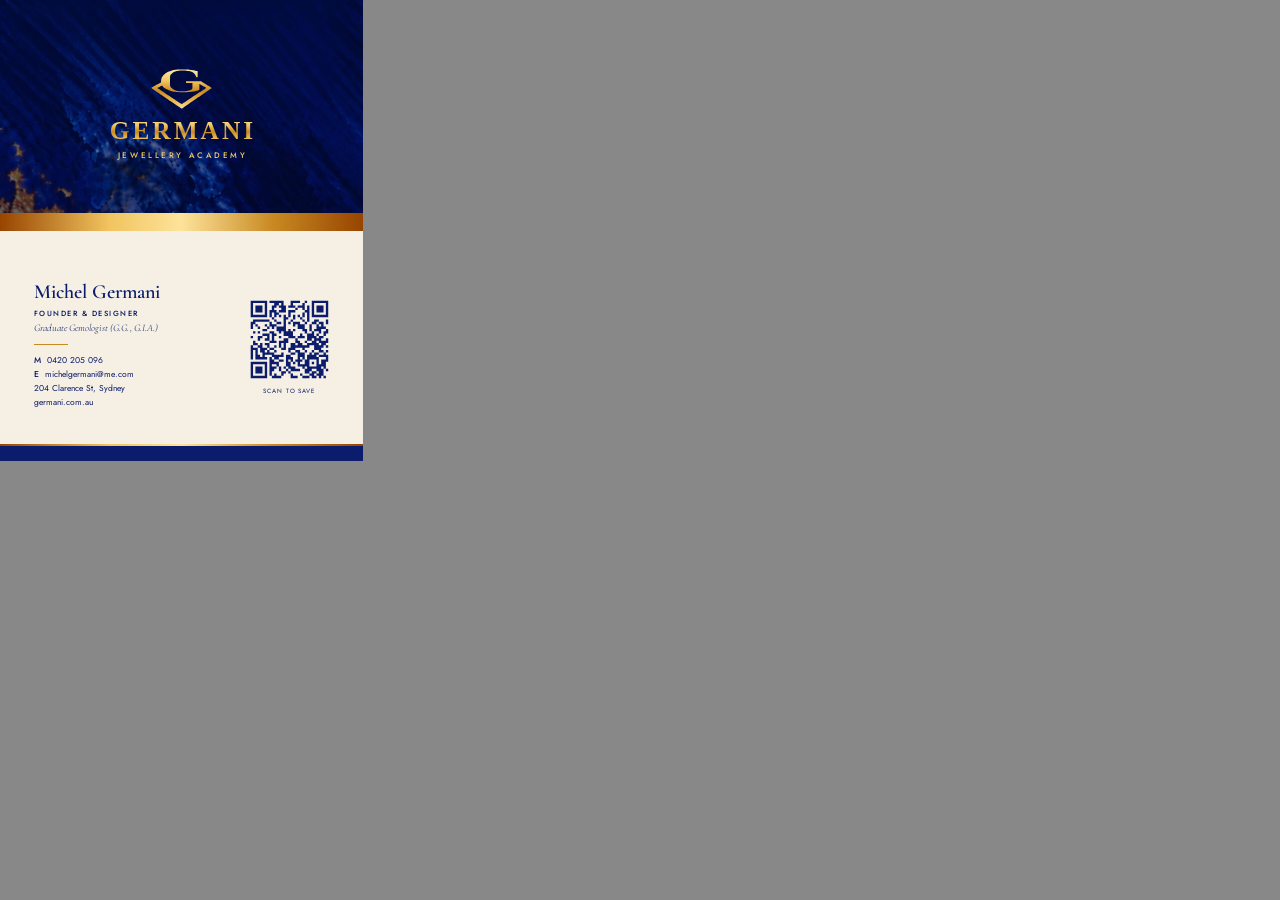
<file: cards/print/michel.html>
<!DOCTYPE html>
<html lang="en"><head><meta charset="utf-8"><title>Michel Germani business card</title>
<link href="https://fonts.googleapis.com/css2?family=Cormorant+Garamond:ital,wght@0,500;0,600;1,400&family=Jost:wght@300;400;500&family=Tinos:wght@700&display=swap" rel="stylesheet">
<style>
@page { size: 96mm 61mm; margin: 0; }
* { box-sizing: border-box; margin: 0; padding: 0; }
body { -webkit-print-color-adjust: exact; print-color-adjust: exact; background: #888; }
.side { width: 96mm; height: 61mm; position: relative; overflow: hidden; page-break-after: always; }
.front { background: linear-gradient(rgba(1,14,79,.5),rgba(1,10,56,.66)), url(../../assets/img/lapis-band.webp) center/cover; }
.front .logo { position: absolute; inset: 3mm 3mm 3mm 3mm; display: flex; flex-direction: column; align-items: center; justify-content: center; }
.front .mark { width: 16mm; height: 10.6mm; margin-bottom: 2.2mm; background: linear-gradient(180deg,#fdeaa8 0%,#f1c45e 30%,#c98a22 55%,#e8b34b 78%,#fde39b 100%);
  -webkit-mask: url(../../assets/logo-mark.svg) center/contain no-repeat; mask: url(../../assets/logo-mark.svg) center/contain no-repeat; }
.front .wm { font-family: "Times New Roman", Tinos, serif; font-weight: 700; font-size: 19pt; letter-spacing: .12em; margin-right: -.12em; line-height: 1;
  background: linear-gradient(180deg,#fdeaa8 0%,#f1c45e 30%,#c98a22 55%,#e8b34b 78%,#fde39b 100%); -webkit-background-clip: text; background-clip: text; color: transparent; }
.front .sub { font-family: Jost, sans-serif; font-weight: 500; font-size: 6pt; letter-spacing: .32em; margin-right: -.32em; white-space: nowrap; color: #f0c867; margin-top: 1.6mm; }
.front .rule { position: absolute; left: 0; right: 0; bottom: 0; height: 4.6mm; background: linear-gradient(90deg,#974400,#f1c45e 30%,#fde39b 50%,#c98a22 75%,#974400); }
.back { background: #f6efe4; color: #0a1c6b; font-family: Jost, sans-serif; }
.back .in { position: absolute; left: 3mm; top: 3mm; width: 90mm; height: 55mm; padding: 5mm 5mm 5mm 6mm; display: grid; grid-template-columns: 1fr 23mm; column-gap: 4mm; align-items: center; }
.back .name { font-family: "Cormorant Garamond", serif; font-weight: 600; font-size: 15pt; line-height: 1; }
.back .pos { font-weight: 500; font-size: 5.6pt; letter-spacing: .2em; text-transform: uppercase; margin-top: 1.6mm; }
.back .cred { font-family: "Cormorant Garamond", serif; font-style: italic; font-size: 7.6pt; margin-top: .8mm; color: #2c3d7a; }
.back .line { width: 9mm; height: .25mm; background: #c98a22; margin: 2.6mm 0 2.4mm; }
.back .d { font-size: 6.4pt; line-height: 1.62; font-weight: 400; }
.back .d b { font-weight: 500; }
.back .qr { text-align: center; }
.back .qr svg { width: 23mm; height: 23mm; display: block; }
.back .qr span { display: block; font-size: 4.6pt; letter-spacing: .14em; text-transform: uppercase; margin-top: .8mm; }
.back .rule { position: absolute; left: 0; right: 0; bottom: 0; height: 4.6mm; background: #0a1c6b; }
.back .rule::before { content: ""; position: absolute; left: 0; right: 0; top: 0; height: .5mm; background: linear-gradient(90deg,#974400,#f1c45e 30%,#fde39b 50%,#c98a22 75%,#974400); }
</style></head><body>
<section class="side front"><div class="logo"><div class="mark"></div><div class="wm">GERMANI</div><div class="sub">JEWELLERY ACADEMY</div></div><div class="rule"></div></section>
<section class="side back"><div class="in">
  <div>
    <div class="name">Michel Germani</div>
    <div class="pos">Founder &amp; Designer</div>
    <div class="cred">Graduate Gemologist (G.G., G.I.A.)</div>
    <div class="line"></div>
    <div class="d"><b>M</b>&nbsp; 0420 205 096<br><b>E</b>&nbsp; michelgermani@me.com<br>204 Clarence St, Sydney<br>germani.com.au</div>
  </div>
  <div class="qr"><svg xmlns="http://www.w3.org/2000/svg" viewBox="0 0 370 370" class="segno"><path transform="scale(10)" class="qrline" stroke="#0a1c6b" d="M2 2.5h7m1 0h6m3 0h4m2 0h1m2 0h7m-33 1h1m5 0h1m3 0h2m1 0h1m3 0h1m4 0h1m3 0h1m5 0h1m-33 1h1m1 0h3m1 0h1m2 0h2m1 0h3m1 0h3m1 0h3m1 0h1m1 0h1m1 0h3m1 0h1m-33 1h1m1 0h3m1 0h1m2 0h1m3 0h2m4 0h1m2 0h1m1 0h1m1 0h1m1 0h3m1 0h1m-33 1h1m1 0h3m1 0h1m1 0h3m1 0h3m1 0h3m4 0h2m1 0h1m1 0h3m1 0h1m-33 1h1m5 0h1m1 0h1m1 0h2m4 0h1m5 0h1m1 0h1m1 0h1m5 0h1m-33 1h7m1 0h1m1 0h1m1 0h1m1 0h1m1 0h1m1 0h1m1 0h1m1 0h1m1 0h1m1 0h7m-24 1h1m4 0h2m2 0h1m2 0h1m2 0h1m-24 1h7m2 0h1m3 0h1m2 0h1m4 0h1m1 0h1m2 0h2m3 0h1m-33 1h2m6 0h1m2 0h2m1 0h1m1 0h1m1 0h3m2 0h1m2 0h2m1 0h2m1 0h1m-33 1h1m1 0h1m3 0h1m1 0h3m3 0h1m3 0h1m1 0h3m2 0h1m2 0h1m1 0h1m-31 1h1m2 0h1m3 0h1m1 0h1m1 0h4m5 0h3m2 0h1m2 0h4m-27 1h2m4 0h4m1 0h1m1 0h1m3 0h2m1 0h1m1 0h3m2 0h1m-32 1h1m1 0h1m4 0h2m2 0h1m1 0h4m5 0h1m2 0h1m2 0h1m1 0h2m-28 1h3m1 0h2m3 0h4m3 0h1m2 0h3m1 0h1m2 0h1m-32 1h1m2 0h2m2 0h1m1 0h1m2 0h1m3 0h3m1 0h3m1 0h4m1 0h2m-28 1h1m2 0h2m1 0h1m4 0h2m3 0h1m4 0h2m1 0h3m2 0h1m-32 1h1m6 0h3m1 0h4m3 0h2m2 0h1m2 0h2m1 0h4m-32 1h2m1 0h1m1 0h2m4 0h1m1 0h1m2 0h2m1 0h2m2 0h5m1 0h2m-32 1h1m2 0h2m2 0h1m2 0h1m1 0h1m1 0h1m2 0h8m2 0h4m1 0h1m-33 1h3m1 0h3m1 0h2m3 0h2m1 0h3m3 0h1m4 0h3m-30 1h1m1 0h1m1 0h2m1 0h1m2 0h1m5 0h1m2 0h2m2 0h1m2 0h1m2 0h2m1 0h1m-33 1h1m1 0h1m2 0h5m3 0h1m3 0h2m1 0h3m2 0h1m1 0h2m2 0h1m-32 1h1m1 0h2m1 0h1m3 0h5m1 0h2m3 0h3m1 0h4m1 0h4m-33 1h1m1 0h5m1 0h1m1 0h2m3 0h3m2 0h1m1 0h1m1 0h5m3 0h1m-25 1h2m2 0h2m1 0h1m1 0h1m1 0h3m1 0h2m3 0h1m1 0h3m-33 1h7m1 0h4m3 0h2m1 0h1m1 0h1m2 0h2m1 0h1m1 0h1m1 0h2m-32 1h1m5 0h1m1 0h1m2 0h1m3 0h2m3 0h5m3 0h4m-32 1h1m1 0h3m1 0h1m1 0h3m1 0h1m1 0h1m1 0h3m3 0h1m1 0h6m1 0h1m-32 1h1m1 0h3m1 0h1m1 0h2m2 0h1m2 0h1m1 0h4m2 0h3m2 0h3m1 0h1m-33 1h1m1 0h3m1 0h1m1 0h1m4 0h2m1 0h1m6 0h2m1 0h2m1 0h2m-31 1h1m5 0h1m1 0h1m1 0h1m2 0h1m3 0h1m3 0h1m3 0h2m1 0h3m-31 1h7m2 0h4m4 0h3m2 0h3m1 0h2m1 0h1m1 0h1"/></svg>
<span>Scan to save</span></div>
</div><div class="rule"></div></section>
</body></html>
</file>
<file: assets/css/site.css>
/* ==========================================================================
   Germani Jewellery — site styles
   ========================================================================== */

:root {
  /* Germani colours: brochure blue + gold for header/footer, ivory inside, all text navy */
  --ink: #0a1c6b;          /* brochure blue: header, footer, buttons */
  --ink-soft: #24346e;     /* navy: lead text */
  --night: #010e4f;        /* deep brochure blue */
  --wine: #0a1c6b;         /* headings: navy */
  --gold: #b8862f;         /* gold: logo and thin rules only */
  --gold-soft: #f0c867;    /* gold on lapis */
  --gold-metal: linear-gradient(180deg, #fdeaa8 0%, #f1c45e 30%, #c98a22 55%, #e8b34b 78%, #fde39b 100%);
  --paper: #f6efe4;        /* ivory satin: main page background */
  --ivory: #f6efe4;        /* inside is all ivory */
  --text: #13235e;         /* navy */
  --muted: #45558a;        /* soft navy */
  --line: #e0d2bc;

  --serif: "Cormorant Garamond", "Times New Roman", serif;
  --logo: "Times New Roman", "Tinos", Times, serif;   /* the Germani logo is set in Times Roman */
  --sans: "Jost", "Helvetica Neue", Arial, sans-serif;

  --wrap: 1320px;
  --gutter: clamp(16px, 4vw, 48px);
  --header-h: 132px;
}

*, *::before, *::after { box-sizing: border-box; }

html { scroll-behavior: smooth; -webkit-text-size-adjust: 100%; }

body {
  margin: 0;
  background: var(--paper);
  color: var(--text);
  font-family: var(--sans);
  font-weight: 300;
  font-size: 16px;
  line-height: 1.7;
  -webkit-font-smoothing: antialiased;
}

img { display: block; max-width: 100%; height: auto; }

a { color: inherit; text-decoration: none; }

h1, h2, h3, h4 {
  font-family: var(--serif);
  font-weight: 400;
  color: var(--wine);
  line-height: 1.15;
  margin: 0 0 .5em;
  letter-spacing: .01em;
}

h1 { font-size: clamp(2.4rem, 5vw, 4.2rem); }
h2 { font-size: clamp(2rem, 3.6vw, 3rem); }
h3 { font-size: clamp(1.35rem, 2vw, 1.7rem); }

p { margin: 0 0 1.2em; }

.wrap { max-width: var(--wrap); margin: 0 auto; padding: 0 var(--gutter); }

.eyebrow {
  display: inline-block;
  font-family: var(--sans);
  font-size: .72rem;
  font-weight: 400;
  letter-spacing: .32em;
  text-transform: uppercase;
  color: var(--ink);
  margin-bottom: 1.4em;
}

.rule {
  width: 56px; height: 1px; border: 0;
  background: var(--gold);
  margin: 1.8em auto;
}

.lead {
  font-family: var(--serif);
  font-size: clamp(1.25rem, 2vw, 1.55rem);
  line-height: 1.6;
  color: var(--ink-soft);
}

.center { text-align: center; }

.sr-only {
  position: absolute; width: 1px; height: 1px; padding: 0; margin: -1px;
  overflow: hidden; clip: rect(0 0 0 0); white-space: nowrap; border: 0;
}

/* ---------- Buttons & links ---------- */

.btn {
  display: inline-flex; align-items: center; justify-content: center;
  gap: .6em;
  min-height: 50px;
  padding: 0 2.2em;
  font-family: var(--sans);
  font-size: .74rem;
  font-weight: 400;
  letter-spacing: .26em;
  text-transform: uppercase;
  border: 1px solid var(--ink);
  background: var(--ink);
  color: var(--paper);
  cursor: pointer;
  transition: background .35s ease, color .35s ease, border-color .35s ease;
}
.btn:hover { background: transparent; color: var(--ink); }

.btn--ghost { background: transparent; color: var(--ink); }
.btn--ghost:hover { background: var(--ink); color: var(--paper); }

.btn--light { background: transparent; color: var(--gold-soft); border-color: var(--gold-soft); }
.btn--light:hover { background: var(--gold-soft); color: var(--ink); border-color: var(--gold-soft); }

.link-arrow {
  display: inline-block;
  font-size: .74rem;
  font-weight: 400;
  letter-spacing: .26em;
  text-transform: uppercase;
  color: var(--text);
  padding-bottom: 6px;
  border-bottom: 1px solid var(--gold);
  transition: color .3s, border-color .3s;
}
.link-arrow:hover { color: var(--ink-soft); }

/* ---------- Header ---------- */

.site-header {
  position: sticky; top: 0; z-index: 50;
  background: linear-gradient(180deg, #0a1c6b 0%, #010e4f 100%);
  border-bottom: 1px solid rgba(240,200,103,.35);
  transition: box-shadow .3s ease;
}
.site-header.is-scrolled { box-shadow: 0 6px 24px rgba(1,14,79,.3); }

.hdr-top {
  display: grid;
  grid-template-columns: 1fr auto 1fr;
  align-items: center;
  padding: 18px var(--gutter) 10px;
  max-width: var(--wrap); margin: 0 auto;
  transition: padding .3s ease;
}

.hdr-side { font-size: .7rem; letter-spacing: .24em; text-transform: uppercase; color: rgba(246,239,228,.7); }
.hdr-side--right { justify-self: end; }
.hdr-side a:hover { color: var(--gold-soft); }

.brand {
  display: flex; flex-direction: column; align-items: center;
  color: var(--gold-soft);
  line-height: 1;
}

.brand__mark {
  width: 60px; aspect-ratio: 2245 / 1483;
  background: var(--gold-metal);
  -webkit-mask: url("../logo-mark.svg") center / contain no-repeat;
          mask: url("../logo-mark.svg") center / contain no-repeat;
  margin-bottom: 9px;
  transition: width .3s ease, margin .3s ease, opacity .3s ease;
}

.brand__name {
  font-family: var(--logo);
  font-weight: 700;
  font-size: 1.95rem;
  letter-spacing: .12em;
  margin-right: -.12em;  /* balance tracking */
  background: var(--gold-metal);
  -webkit-background-clip: text;
          background-clip: text;
  color: transparent;
  transition: font-size .3s ease;
}

.brand__sub {
  font-family: var(--sans);
  font-size: .66rem;
  font-weight: 500;
  letter-spacing: .34em;
  margin-right: -.34em;
  white-space: nowrap;
  margin-top: 6px;
  color: var(--gold-soft);
}

.main-nav { border-top: 1px solid transparent; }
.main-nav ul {
  list-style: none; margin: 0; padding: 6px 0 16px;
  display: flex; justify-content: center; gap: clamp(18px, 3.4vw, 46px);
}
.main-nav a {
  position: relative;
  font-size: .72rem;
  font-weight: 400;
  letter-spacing: .26em;
  text-transform: uppercase;
  color: var(--paper);
  padding: 6px 0;
}
.main-nav a::after {
  content: ""; position: absolute; left: 0; right: 0; bottom: 0;
  height: 1px; background: var(--gold);
  transform: scaleX(0); transition: transform .35s ease;
}
.main-nav a:hover::after,
.main-nav a[aria-current="page"]::after { transform: scaleX(1); }

.site-header.is-scrolled .hdr-top { padding-top: 10px; padding-bottom: 4px; }
.site-header.is-scrolled .brand__mark { width: 0; margin-bottom: 0; opacity: 0; }
.site-header.is-scrolled .brand__name { font-size: 1.5rem; }
.site-header.is-scrolled .main-nav ul { padding-bottom: 10px; }

.nav-toggle {
  display: none;
  width: 44px; height: 44px;
  border: 0; background: none; padding: 0; cursor: pointer;
  color: var(--gold-soft);
}
.nav-toggle span, .nav-toggle span::before, .nav-toggle span::after {
  display: block; width: 24px; height: 1px; background: currentColor;
  position: relative; transition: transform .3s ease, background .3s ease;
}
.nav-toggle span::before, .nav-toggle span::after { content: ""; position: absolute; left: 0; }
.nav-toggle span::before { top: -7px; }
.nav-toggle span::after { top: 7px; }
.nav-open .nav-toggle span { background: transparent; }
.nav-open .nav-toggle span::before { transform: translateY(7px) rotate(45deg); }
.nav-open .nav-toggle span::after { transform: translateY(-7px) rotate(-45deg); }

@media (max-width: 860px) {
  /* backdrop-filter would make the header the containing block of the fixed menu */
  .site-header { background: var(--ink); }
  .hdr-top { grid-template-columns: 44px 1fr 44px; padding-top: 12px; padding-bottom: 12px; }
  .hdr-side { display: none; }
  .nav-toggle { display: block; }
  .brand__mark { width: 42px; margin-bottom: 6px; }
  .brand__name { font-size: 1.5rem; }
  .brand__sub { font-size: .52rem; margin-top: 5px; }
  .site-header.is-scrolled .brand__name { font-size: 1.25rem; }

  .main-nav {
    position: fixed; inset: var(--nav-top, 96px) 0 0 0;
    background: var(--ink);
    transform: translateY(-8px); opacity: 0; visibility: hidden;
    transition: opacity .3s ease, transform .3s ease, visibility .3s;
    overflow-y: auto;
  }
  .nav-open .main-nav { opacity: 1; transform: none; visibility: visible; }
  .main-nav ul { flex-direction: column; align-items: center; gap: 6px; padding: 40px 0; }
  .main-nav a { font-size: .85rem; display: inline-block; padding: 14px 0; }
}

/* ---------- Starfield (from the Germani brochure) ---------- */

.starfield {
  position: relative;
  background-color: var(--night);
  background-image:
    linear-gradient(180deg, rgba(1,14,79,.55), rgba(1,10,56,.7)),
    url("../img/lapis-band.webp");
  background-size: auto, cover;
  background-position: center, center;
  color: var(--paper);
}
.starfield h1, .starfield h2, .starfield h3, .starfield blockquote { color: var(--paper); }
.starfield .eyebrow { color: var(--gold-soft); }
.starfield p { color: rgba(246,239,228,.86); }

/* ---------- Hero ---------- */

.hero {
  display: grid;
  grid-template-columns: 1.05fr 1fr;
  min-height: min(86vh, 860px);
}
.hero__media { position: relative; overflow: hidden; background: #2b2b2b; }
.hero__media img {
  position: absolute; inset: 0; width: 100%; height: 100%;
  object-fit: cover; object-position: 50% 30%;
  animation: heroZoom 14s ease-out both;
}
@keyframes heroZoom { from { transform: scale(1.08); } to { transform: scale(1); } }

.hero__panel.starfield {
  background-image: radial-gradient(ellipse 80% 58% at 50% 46%, rgba(1,10,56,.9) 0%, rgba(1,10,56,.78) 45%, rgba(1,10,56,.35) 85%, rgba(1,10,56,.2)), url("../img/lapis-panel.webp");
  overflow: hidden;
}
.hero__panel::after {
  content: ""; position: absolute; left: -10%; right: -10%; bottom: 0; height: 17%;
  background: url("../img/gold-leaf.webp") center / cover;
  clip-path: ellipse(75% 100% at 70% 100%);
  border-top: 2px solid #fde39b;
  pointer-events: none;
}
.hero__panel > * { position: relative; z-index: 1; }
.hero__panel {
  display: flex; flex-direction: column; justify-content: center; align-items: center;
  text-align: center;
  padding: clamp(56px, 8vw, 120px) clamp(24px, 6vw, 96px);
}
.hero__mark {
  width: 74px; aspect-ratio: 2245 / 1483;
  background: var(--gold-metal);
  -webkit-mask: url("../logo-mark.svg") center / contain no-repeat;
          mask: url("../logo-mark.svg") center / contain no-repeat;
  margin-bottom: 28px;
}
.hero__panel h1 { margin-bottom: .35em; }
.hero__panel p { max-width: 30em; font-size: 1.02rem; }
.hero__actions { display: flex; flex-wrap: wrap; gap: 14px; justify-content: center; margin-top: 1.4em; }

@media (max-width: 860px) {
  .hero { grid-template-columns: 1fr; min-height: 0; }
  .hero__media { aspect-ratio: 4 / 5; }
}

/* Ivory banner with a featured piece */
.hero--ivory {
  grid-template-columns: 1fr 1fr; align-items: center;
  min-height: min(78vh, 760px);
  max-width: var(--wrap); margin: 0 auto; padding: clamp(32px, 5vw, 64px) var(--gutter);
}
.hero__copy { text-align: center; display: flex; flex-direction: column; align-items: center; }
.hero__copy h1 { margin-bottom: .35em; }
.hero__copy p { max-width: 26em; color: var(--muted); font-size: 1.05rem; }
.hero--ivory .hero__mark { margin-bottom: 24px; }
.hero__piece { display: flex; justify-content: center; }
.hero__piece img { width: 100%; max-width: 560px; mix-blend-mode: multiply; animation: heroZoom 14s ease-out both; }
@media (max-width: 860px) {
  .hero--ivory { grid-template-columns: 1fr; min-height: 0; }
  .hero__piece { order: -1; }
  .hero__piece img { max-width: 420px; }
}

/* ---------- Sections ---------- */

.section { padding: clamp(72px, 10vw, 140px) 0; }
.section--ivory { background: var(--ivory); border-top: 1px solid var(--line); }
.section--tight { padding: clamp(48px, 6vw, 88px) 0; }

.section-head { text-align: center; max-width: 720px; margin: 0 auto clamp(40px, 5vw, 72px); }
.section-head p { color: var(--muted); }
.starfield .section-head p { color: rgba(246,239,228,.82); }

.statement { max-width: 860px; margin: 0 auto; text-align: center; }
.statement .mini-mark {
  width: 40px; aspect-ratio: 2245 / 1483; margin: 0 auto 28px;
  background: var(--gold);
  -webkit-mask: url("../logo-mark.svg") center / contain no-repeat;
          mask: url("../logo-mark.svg") center / contain no-repeat;
}

/* Collection tiles */
.tiles {
  display: grid;
  grid-template-columns: repeat(3, 1fr);
  gap: clamp(12px, 2vw, 28px);
}
.tile { display: block; text-align: center; }
.tile__img {
  position: relative; overflow: hidden;
  aspect-ratio: 4 / 5;
  background: var(--ivory);
}
.tile__img img {
  width: 100%; height: 100%; object-fit: cover;
  transition: transform 1.2s cubic-bezier(.2,.7,.2,1);
}
.tile__img--studio { background: transparent; }
.tile__img--studio img, .piece__img--studio img, .split__media--studio img, .split__thumbs img, .pillars img, .lightbox__media.is-studio img { mix-blend-mode: multiply; }
.tile__img--studio img { object-fit: contain; padding: 8%; }
.tile:hover .tile__img img { transform: scale(1.05); }
.tile__label {
  display: block; margin-top: 20px;
  font-family: var(--serif); font-size: 1.45rem; color: var(--text);
}
.tile__cta {
  display: inline-block; margin-top: 6px;
  font-size: .68rem; letter-spacing: .28em; text-transform: uppercase; color: var(--muted);
  transition: color .3s;
}
.tile:hover .tile__cta { color: var(--ink); }

@media (max-width: 860px) { .tiles { grid-template-columns: repeat(2, 1fr); } .tile__label { font-size: 1.2rem; } }

/* Split feature */
.split {
  display: grid; grid-template-columns: 1fr 1fr;
  align-items: center; gap: clamp(32px, 6vw, 96px);
}
.split--reverse .split__media { order: 2; }
.split__media { position: relative; }
.split__media img { width: 100%; }
.split__media--studio { background: transparent; }
.split__body { max-width: 520px; }
.split__body .rule { margin-left: 0; }
.split__thumbs { display: grid; grid-template-columns: 1fr 1fr; gap: 14px; margin: 28px 0 36px; }
.split__thumbs img { aspect-ratio: 1; object-fit: cover; width: 100%; }

@media (max-width: 860px) {
  .split { grid-template-columns: 1fr; }
  .split--reverse .split__media { order: 0; }
}

/* Campaign duo */
.duo { display: grid; grid-template-columns: 1fr 1fr; gap: clamp(8px, 1.4vw, 20px); }
.duo figure { margin: 0; overflow: hidden; background: #222; }
.duo img { width: 100%; height: 100%; object-fit: cover; aspect-ratio: 3 / 4; transition: transform 1.4s ease; }
.duo figure:hover img { transform: scale(1.03); }
.duo-caption { text-align: center; margin-top: clamp(32px, 4vw, 56px); }
@media (max-width: 640px) { .duo { grid-template-columns: 1fr; } }

/* Founder */
.founder__img { aspect-ratio: 4 / 5; object-fit: cover; object-position: 50% 0; }
.founder blockquote {
  margin: 0 0 1.4em;
  font-family: var(--serif); font-style: italic;
  font-size: clamp(1.4rem, 2.4vw, 1.9rem); line-height: 1.45; color: var(--wine);
}

/* Steps */
.steps {
  list-style: none; margin: 0; padding: 0;
  display: grid; grid-template-columns: repeat(4, 1fr); gap: clamp(20px, 3vw, 48px);
  counter-reset: step;
}
.steps li { counter-increment: step; text-align: center; }
.steps li::before {
  content: counter(step, upper-roman);
  display: block; margin-bottom: 14px;
  font-family: var(--serif); font-size: 1.6rem; color: var(--gold-soft);
}
.steps h3 { font-size: 1.35rem; margin-bottom: .4em; }
.steps p { font-size: .95rem; }
.section:not(.starfield) .steps li::before { color: var(--ink); }
.section:not(.starfield) .steps p { color: var(--muted); }
@media (max-width: 860px) { .steps { grid-template-columns: 1fr 1fr; } }
@media (max-width: 520px) { .steps { grid-template-columns: 1fr; } }

/* Visit / contact strip */
.visit { display: grid; grid-template-columns: repeat(3, 1fr); gap: 32px; text-align: center; }
.visit h3 { font-size: 1.25rem; }
.visit p, .visit a { color: var(--muted); }
.visit a:hover { color: var(--ink); }
@media (max-width: 760px) { .visit { grid-template-columns: 1fr; } }

/* ---------- Page banner (inner pages) ---------- */

.page-banner { padding: clamp(64px, 9vw, 130px) 0 clamp(56px, 7vw, 100px); text-align: center; }
.page-banner p { max-width: 640px; margin: 0 auto; }

/* ---------- Collections ---------- */

.filters {
  display: flex; flex-wrap: wrap; justify-content: center; gap: 8px 28px;
  padding: 0 0 clamp(36px, 4vw, 56px);
}
.filters button {
  border: 0; background: none; cursor: pointer;
  font-family: var(--sans); font-size: .72rem; font-weight: 400;
  letter-spacing: .26em; text-transform: uppercase; color: var(--muted);
  padding: 10px 0; border-bottom: 1px solid transparent;
  transition: color .3s, border-color .3s;
}
.filters button:hover { color: var(--ink); }
.filters button[aria-pressed="true"] { color: var(--ink); border-color: var(--gold); }

.pieces {
  display: grid;
  grid-template-columns: repeat(auto-fill, minmax(260px, 1fr));
  gap: clamp(28px, 3vw, 48px) clamp(14px, 2vw, 28px);
}
.piece { margin: 0; cursor: zoom-in; }
.piece[hidden] { display: none; }
.piece__img { position: relative; overflow: hidden; aspect-ratio: 4 / 5; background: var(--ivory); }
.piece__img img { width: 100%; height: 100%; object-fit: cover; transition: transform 1.1s cubic-bezier(.2,.7,.2,1), opacity .5s; }
.piece__img--studio { background: transparent; }
.piece__img--studio img { object-fit: contain; padding: 6%; }
.piece:hover .piece__img img { transform: scale(1.05); }
.piece figcaption { text-align: center; padding-top: 18px; }
.piece__name { display: block; font-family: var(--serif); font-size: 1.3rem; color: var(--text); line-height: 1.3; }
.piece__desc { display: block; font-size: .85rem; color: var(--muted); margin-top: 4px; }

.collection-note { text-align: center; margin-top: clamp(56px, 7vw, 96px); }

/* Lightbox */
.lightbox {
  position: fixed; inset: 0; z-index: 100;
  display: grid; grid-template-columns: minmax(0, 1.3fr) minmax(280px, .7fr);
  background: var(--paper);
  opacity: 0; visibility: hidden; transition: opacity .35s ease, visibility .35s;
}
.lightbox.is-open { opacity: 1; visibility: visible; }
.lightbox__media { display: flex; align-items: center; justify-content: center; background: var(--ivory); padding: 4vw; min-height: 0; }
.lightbox__media.is-studio { background: var(--paper); }
.lightbox__media img { max-height: 86vh; width: auto; max-width: 100%; object-fit: contain; }
.lightbox__info { display: flex; flex-direction: column; justify-content: center; padding: 48px clamp(24px, 4vw, 64px); border-left: 1px solid var(--line); }
.lightbox__info h2 { font-size: clamp(1.8rem, 2.6vw, 2.4rem); }
.lightbox__info p { color: var(--muted); }
.lightbox__info .btn { align-self: flex-start; margin-top: 12px; }
.lightbox__close, .lightbox__nav {
  position: absolute; z-index: 2; width: 48px; height: 48px;
  display: grid; place-items: center;
  border: 0; background: rgba(246,239,228,.92); color: var(--ink); cursor: pointer;
  font-size: 1.6rem; line-height: 1; font-family: var(--serif);
}
.lightbox__close { top: 16px; right: 16px; }
.lightbox__nav--prev { left: 16px; top: 50%; transform: translateY(-50%); }
.lightbox__nav--next { left: calc(65% - 64px); top: 50%; transform: translateY(-50%); }

@media (max-width: 860px) {
  .lightbox { grid-template-columns: 1fr; grid-template-rows: auto auto; align-content: start; overflow-y: auto; }
  .lightbox__media { height: 58vh; padding: 16px; }
  .lightbox__media img { max-height: 100%; }
  .lightbox__info { border-left: 0; border-top: 1px solid var(--line); padding: 24px; }
  .lightbox__nav--next { left: auto; right: 16px; top: 30%; }
  .lightbox__nav--prev { top: 30%; }
}

/* ---------- House page ---------- */

.house-intro { display: grid; grid-template-columns: .9fr 1.1fr; gap: clamp(32px, 6vw, 96px); align-items: start; }
.house-portrait { position: sticky; top: calc(var(--header-h) + 24px); width: 100%; aspect-ratio: 3 / 4; object-fit: cover; object-position: 50% 0; }
.prose { max-width: 620px; }
.prose p { font-size: 1.05rem; }
.prose p:first-of-type::first-letter {
  float: left; font-family: var(--serif); font-size: 4.6rem; line-height: .82;
  padding: 6px 12px 0 0; color: var(--ink);
}
@media (max-width: 860px) { .house-intro { grid-template-columns: 1fr; } .house-portrait { position: static; } }

.pillars { display: grid; grid-template-columns: repeat(3, 1fr); gap: clamp(24px, 4vw, 64px); }
.pillars h3 { font-size: 1.5rem; }
.pillars p { color: var(--muted); }
.pillars img { aspect-ratio: 1; object-fit: cover; width: 100%; margin-bottom: 24px; }
@media (max-width: 860px) { .pillars { grid-template-columns: 1fr; } }

.gallery-strip { display: grid; grid-template-columns: repeat(4, 1fr); gap: 4px; }
.gallery-strip img { aspect-ratio: 1; object-fit: cover; width: 100%; }
@media (max-width: 760px) { .gallery-strip { grid-template-columns: repeat(2, 1fr); } }

/* ---------- Contact ---------- */

.contact-grid { display: grid; grid-template-columns: 1fr 1.2fr; gap: clamp(40px, 6vw, 96px); }
.contact-card h3 { font-size: 1.3rem; margin-top: 1.6em; }
.map { display: block; width: 100%; aspect-ratio: 4 / 3; min-height: 320px; border: 1px solid var(--line); background: var(--ivory); }
.contact-card h3:first-child { margin-top: 0; }
.contact-card p, .contact-card a { color: var(--muted); }
.contact-card a:hover { color: var(--ink); }

.form { display: grid; grid-template-columns: 1fr 1fr; gap: 26px 24px; }
.field { display: flex; flex-direction: column; }
.field--full { grid-column: 1 / -1; }
.field label {
  font-size: .68rem; letter-spacing: .24em; text-transform: uppercase; color: var(--muted);
  margin-bottom: 8px;
}
.field input, .field select, .field textarea {
  font: inherit; font-weight: 300; color: var(--text);
  border: 0; border-bottom: 1px solid #c9c3b6; border-radius: 0;
  background: transparent; padding: 10px 0; outline: none;
  transition: border-color .3s;
}
.field textarea { min-height: 120px; resize: vertical; }
.field input:focus, .field select:focus, .field textarea:focus { border-color: var(--ink); }
.form .btn { justify-self: start; }
.form-note { grid-column: 1 / -1; font-size: .82rem; color: var(--muted); margin: 0; }
.form-success { display: none; padding: 32px; border: 1px solid var(--gold-soft); background: var(--ivory); }
.form-success.is-visible { display: block; }
@media (max-width: 860px) { .contact-grid { grid-template-columns: 1fr; } }
@media (max-width: 560px) { .form { grid-template-columns: 1fr; } }

/* ---------- Footer ---------- */

.site-footer { padding: clamp(64px, 8vw, 110px) 0 36px; border-top: 4px solid transparent; border-image: linear-gradient(90deg, #974400, #f1c45e 30%, #fde39b 50%, #c98a22 75%, #974400) 1; }
.footer-grid {
  display: grid; grid-template-columns: 1.3fr 1fr 1fr 1fr; gap: 40px;
  padding-bottom: 56px; border-bottom: 1px solid rgba(255,255,255,.14);
}
.footer-brand { display: flex; flex-direction: column; align-items: flex-start; color: var(--gold-soft); }
.footer-brand .brand__mark { width: 60px; margin-bottom: 12px; }
.footer-brand .brand__name { font-size: 1.95rem; }
.footer-brand .brand__sub { color: var(--gold-soft); }
.footer-brand p { margin-top: 24px; font-size: .9rem; max-width: 22em; }
.site-footer h4 {
  font-family: var(--sans); font-size: .7rem; font-weight: 400;
  letter-spacing: .28em; text-transform: uppercase; color: var(--gold-soft);
  margin-bottom: 18px;
}
.site-footer ul { list-style: none; margin: 0; padding: 0; }
.site-footer li { margin-bottom: 10px; }
.site-footer li a, .site-footer address { color: rgba(246,239,228,.8); font-style: normal; font-size: .92rem; }
.site-footer li a:hover { color: var(--gold-soft); }
.footer-base {
  display: flex; flex-wrap: wrap; justify-content: space-between; gap: 12px;
  padding-top: 28px; font-size: .74rem; letter-spacing: .12em; color: rgba(255,255,255,.55);
}
@media (max-width: 860px) { .footer-grid { grid-template-columns: 1fr 1fr; } .footer-brand { grid-column: 1 / -1; } }
@media (max-width: 480px) { .footer-grid { grid-template-columns: 1fr; } }

/* ---------- Reveal on scroll ---------- */

.reveal { opacity: 0; transform: translateY(24px); transition: opacity 1s ease, transform 1s ease; }
.reveal.is-in { opacity: 1; transform: none; }

@media (prefers-reduced-motion: reduce) {
  *, *::before, *::after { animation: none !important; transition: none !important; }
  .reveal { opacity: 1; transform: none; }
  html { scroll-behavior: auto; }
}

/* ---------- Academy (prospectus) ---------- */
.ahero { padding: clamp(80px, 11vw, 150px) 0; text-align: center; background-image: linear-gradient(rgba(1,14,79,.55), rgba(1,10,56,.72)), url("../img/lapis-band.webp"); background-size: cover; }
.ahero__in { display: flex; flex-direction: column; align-items: center; }
.ahero h1 { font-family: var(--logo); font-weight: 700; letter-spacing: .04em; background: var(--gold-metal); -webkit-background-clip: text; background-clip: text; color: transparent; }
.ahero .lead { color: var(--paper); }
.ahero__tag { font-size: .74rem; letter-spacing: .26em; text-transform: uppercase; color: var(--gold-soft) !important; }
.aprose { max-width: 900px; }
.aprose > p { font-size: 1.05rem; }
.asub { font-size: 1.55rem; margin-top: 1.6em; }
.agrid { display: grid; gap: clamp(12px, 1.6vw, 20px); margin: 1.6em 0; }
.agrid--2 { grid-template-columns: repeat(2, 1fr); }
.agrid--3 { grid-template-columns: repeat(3, 1fr); }
@media (max-width: 760px) { .agrid--2, .agrid--3 { grid-template-columns: 1fr; } }
.acard { display: block; background: #fbf7f0; border: 1px solid #e3cfa3; border-radius: 6px; padding: 22px 24px; color: var(--text); }
.acard h3 { font-size: 1.3rem; margin-bottom: .35em; }
.acard p { margin: 0; color: var(--muted); font-size: .97rem; }
.acard--city h3 { font-family: var(--sans); font-size: .82rem; font-weight: 500; letter-spacing: .18em; text-transform: uppercase; }
.acard--list ul { margin: 0; padding-left: 1.1em; }
.acard--list li { margin-bottom: .35em; font-size: .97rem; }
.astats .acard { text-align: center; }
.astats .acard h3 { font-family: var(--sans); font-size: .9rem; font-weight: 500; letter-spacing: .2em; text-transform: uppercase; }
.ajourney .acard em { font-style: normal; font-size: .8rem; letter-spacing: .2em; color: var(--gold); }
.ajourney .acard { transition: border-color .3s, transform .3s; }
.ajourney .acard:hover { border-color: var(--ink); transform: translateY(-2px); }
.abig { font-family: var(--serif); font-size: clamp(1.4rem, 2.4vw, 1.9rem); line-height: 1.45; color: var(--ink); text-align: center; margin: 1.4em 0; }
.anote { text-align: center; font-family: var(--serif); font-size: 1.3rem; line-height: 1.5; color: var(--ink); max-width: 820px; margin: 1.6em auto 0; }
.aquote-box { border-left: 3px solid var(--gold); background: #fbf7f0; padding: 26px 30px; margin: 1.8em 0; }
.aquote-box h3 { font-size: 1.45rem; }
.aquote-box p:last-child { margin-bottom: 0; }
.aband { background: var(--ink); color: var(--paper); border-radius: 6px; padding: 28px 32px; margin: 1.8em 0; text-align: center; }
.aband h3 { color: var(--gold-soft); font-size: 1.45rem; }
.aband p { margin: 0; color: var(--paper); }
.abandbig { font-family: var(--serif); font-size: clamp(1.3rem, 2.2vw, 1.7rem); line-height: 1.45; }
.apills { list-style: none; padding: 0; margin: 1.2em 0; display: flex; flex-wrap: wrap; gap: 10px; }
.apills li { border: 1px solid #e3cfa3; background: #fbf7f0; border-radius: 999px; padding: 8px 18px; font-size: .92rem; }
.apills--wide li { border-radius: 6px; }
.amodule { background: #fbf7f0; border: 1px solid #e3cfa3; border-radius: 6px; padding: clamp(22px, 3vw, 36px); margin-bottom: clamp(18px, 2.4vw, 28px); scroll-margin-top: 130px; }
.amodule header { display: flex; justify-content: space-between; align-items: baseline; gap: 16px; flex-wrap: wrap; border-bottom: 1px solid #e3cfa3; padding-bottom: 12px; margin-bottom: 14px; }
.amodule header h3 { font-size: clamp(1.5rem, 2.6vw, 2rem); margin: 0; }
.amodule header h3 span { color: var(--gold); }
.amodule header em { font-style: normal; font-size: .78rem; letter-spacing: .2em; text-transform: uppercase; color: var(--gold); }
.amodule .acard { background: var(--paper); }
.amodule .anote { font-size: 1.15rem; }
.atable-wrap { overflow-x: auto; }
.atable { width: 100%; border-collapse: collapse; min-width: 520px; }
.atable th, .atable td { text-align: left; padding: 16px 18px; border-bottom: 1px solid #e3cfa3; vertical-align: top; }
.atable thead th { background: var(--ink); color: var(--paper); font-size: .78rem; letter-spacing: .18em; text-transform: uppercase; font-weight: 500; }
.atable tbody th { font-weight: 500; letter-spacing: .06em; text-transform: uppercase; font-size: .85rem; }
.atable tbody td:nth-child(2) { font-weight: 500; white-space: nowrap; }
.atable tbody tr { background: #fbf7f0; }
#enrol a { color: var(--gold-soft); }
#enrol .btn--light { color: var(--gold-soft); }
#enrol .btn--light:hover { color: var(--ink); }
.amodule header h3 { text-transform: uppercase; letter-spacing: .04em; }

/* ===================== v4: lapis lazuli with gold, larger logo, three doors ===================== */
:root { --lapis: url("../img/lapis-band.webp"); --lapis-strip: url("../img/lapis-gold-strip.webp"); }

/* Lapis lazuli with gold specks for every blue background (light veil only, so the gold shows) */
.site-header {
  background: linear-gradient(180deg, rgba(1,12,60,.42), rgba(1,10,52,.55)), var(--lapis-strip) center 35% / cover, #0a1c6b;
}
@media (max-width: 860px) { .site-header, .main-nav { background: linear-gradient(rgba(1,12,60,.5), rgba(1,10,52,.6)), var(--lapis-strip) center / cover, #0a1c6b; } }
.starfield, .site-footer {
  background: linear-gradient(180deg, rgba(1,12,60,.30), rgba(1,10,52,.45)), var(--lapis) center / cover, #0a1c6b;
}
.btn { background: var(--ink); }

/* Larger logo in the header */
.brand__mark { width: 78px; margin-bottom: 10px; }
.brand__name { font-size: 2.45rem; }
.brand__sub { font-size: .82rem; }
.site-header.is-scrolled .brand__name { font-size: 1.7rem; }
.site-header.is-scrolled .brand__sub { font-size: .66rem; }
@media (max-width: 860px) {
  .brand__mark { width: 50px; margin-bottom: 7px; }
  .brand__name { font-size: 1.75rem; }
  .brand__sub { font-size: .6rem; }
  .site-header.is-scrolled .brand__name { font-size: 1.35rem; }
}

/* Homepage landing: big logo on lapis */
.lhero { position: relative; overflow: hidden; text-align: center; color: var(--paper);
  background: radial-gradient(ellipse 60% 70% at 50% 45%, rgba(1,10,56,.55), rgba(1,10,56,.15) 70%), url("../img/lapis-panel.webp") center / cover, #0a1c6b;
  padding: clamp(70px, 10vw, 130px) 20px clamp(110px, 14vw, 170px); }
.lhero__in { position: relative; z-index: 1; display: flex; flex-direction: column; align-items: center; }
.lhero__mark, .ahero__mark { width: clamp(120px, 16vw, 190px); aspect-ratio: 2245 / 1483; background: var(--gold-metal);
  -webkit-mask: url("../logo-mark.svg") center / contain no-repeat; mask: url("../logo-mark.svg") center / contain no-repeat; margin-bottom: 18px; }
.lhero__name, .ahero__name { font-family: var(--logo); font-weight: 700; font-size: clamp(3.2rem, 9vw, 6.4rem); letter-spacing: .1em; margin-right: -.1em; line-height: 1;
  background: var(--gold-metal); -webkit-background-clip: text; background-clip: text; color: transparent; filter: drop-shadow(0 2px 6px rgba(0,0,0,.35)); }
.lhero__sub, .ahero__sub { font-family: var(--sans); font-weight: 500; font-size: clamp(.95rem, 2.2vw, 1.55rem); letter-spacing: .3em; margin-right: -.3em; color: #f0c867; margin-top: .45em; white-space: nowrap; }
.lhero__tag { margin-top: 1.6em; font-size: .78rem; letter-spacing: .26em; text-transform: uppercase; color: rgba(246,239,228,.9); }
.sweep { position: absolute; left: -10%; right: -10%; bottom: 0; height: clamp(46px, 7vw, 90px);
  background: url("../img/gold-leaf.webp") center / cover; clip-path: ellipse(70% 100% at 60% 100%); border-top: 2px solid #fde39b; pointer-events: none; }

/* Three equal doors: Foundation, Collection, Academy */
.doors { padding: clamp(48px, 6vw, 80px) 0; }
.doors__grid { display: grid; grid-template-columns: repeat(3, 1fr); gap: clamp(16px, 2.4vw, 32px); }
.door { display: flex; flex-direction: column; align-items: center; text-align: center; background: #fbf7f0; border: 1px solid #e3cfa3; border-radius: 6px; padding: 0 0 28px; overflow: hidden; transition: transform .35s ease, box-shadow .35s ease; }
.door:hover { transform: translateY(-4px); box-shadow: 0 14px 30px rgba(10,28,107,.12); }
.door__img { width: 100%; aspect-ratio: 4 / 3; overflow: hidden; background: var(--ivory); }
.door__img img { width: 100%; height: 100%; object-fit: cover; object-position: 50% 20%; transition: transform 1.2s ease; }
.door:hover .door__img img { transform: scale(1.04); }
.door__no { font-family: var(--serif); color: var(--gold); font-size: 1.3rem; margin-top: 22px; }
.door h2 { font-size: clamp(1.7rem, 2.4vw, 2.2rem); margin: .2em 0 .4em; }
.door p { color: var(--muted); padding: 0 24px; margin-bottom: 1.2em; flex: 1; }
@media (max-width: 860px) { .doors__grid { grid-template-columns: 1fr; } }

.tiles--4 { grid-template-columns: repeat(4, 1fr); }
@media (max-width: 860px) { .tiles--4 { grid-template-columns: repeat(2, 1fr); } }

/* Foundation facts */
.facts { display: grid; grid-template-columns: repeat(3, 1fr); gap: 16px; max-width: 860px; margin: 2.2em auto 0; }
.facts div { border: 1px solid #e3cfa3; background: #fbf7f0; border-radius: 6px; padding: 18px; }
.facts strong { display: block; font-family: var(--serif); font-weight: 500; font-size: 1.9rem; color: var(--ink); }
.facts span { font-size: .9rem; color: var(--muted); }
@media (max-width: 640px) { .facts { grid-template-columns: 1fr; } }

/* Collection chapters */
.cgroup { margin-bottom: clamp(56px, 7vw, 96px); scroll-margin-top: 140px; }
.cgroup[hidden] { display: none; }
.cgroup__head { text-align: center; max-width: 720px; margin: 0 auto clamp(28px, 3vw, 44px); }
.cgroup__head h2 { margin-bottom: .3em; }
.cgroup__head p { color: var(--muted); margin: 0; }

/* Academy introduction hero: larger logo, smaller title */
.ahero { position: relative; overflow: hidden; padding: clamp(70px, 9vw, 120px) 0 clamp(110px, 13vw, 160px);
  background: radial-gradient(ellipse 60% 70% at 50% 45%, rgba(1,10,56,.55), rgba(1,10,56,.15) 70%), url("../img/lapis-panel.webp") center / cover, #0a1c6b; }
.ahero__in { position: relative; z-index: 1; }
.ahero h1 { font-size: clamp(1.4rem, 2.6vw, 2.1rem); letter-spacing: .08em; text-transform: uppercase; margin: 1.4em 0 .4em; }
.ahero .lead { font-size: clamp(1.05rem, 1.6vw, 1.25rem); }
/* readability over the gold veins */
.hdr-side { color: #f6efe4; text-shadow: 0 1px 3px rgba(0,0,0,.8); }
.main-nav a, .lhero__tag, .ahero .lead, .ahero__tag, .lhero__sub, .ahero__sub { text-shadow: 0 1px 4px rgba(0,0,0,.85); }
.ahero h1 { filter: drop-shadow(0 2px 4px rgba(0,0,0,.6)); }
.lhero__tag, .ahero__tag { background: rgba(1,10,56,.45); padding: 6px 14px; border-radius: 3px; }
.piece__badge { position: absolute; left: 12px; top: 12px; background: rgba(10,28,107,.88); color: #f0c867; font-size: .66rem; letter-spacing: .18em; text-transform: uppercase; padding: 6px 10px; border-radius: 2px; }
.commissions { display: grid; grid-template-columns: repeat(3, 1fr); gap: clamp(16px, 2.4vw, 32px); max-width: 1200px; margin: 0 auto; }
.commissions figure { margin: 0; background: #fbf7f0; border: 1px solid #e3cfa3; border-radius: 6px; overflow: hidden; }
.commissions img { width: 100%; aspect-ratio: 4 / 5; object-fit: cover; background: #222; }
.commissions figcaption { padding: 22px 24px 26px; text-align: center; }
.commissions h3 { font-size: 1.5rem; margin-bottom: .3em; }
.commissions p { color: var(--muted); margin: 0; }
@media (max-width: 760px) { .commissions { grid-template-columns: 1fr; } }
.store { margin: 0 auto clamp(36px, 4vw, 56px); max-width: 560px; border: 1px solid #e3cfa3; border-radius: 6px; overflow: hidden; }
.store img { width: 100%; aspect-ratio: 4 / 5; object-fit: cover; object-position: 50% 30%; }
.store--contact { max-width: none; margin: 0 0 20px; }
.store--contact img { aspect-ratio: 16 / 11; object-position: 50% 25%; }
.store--wide { max-width: 1100px; }
.store--wide img, .store--contact img { aspect-ratio: 3 / 2; object-position: 50% 50%; }
.store figcaption { text-align: center; padding: 14px; font-size: .74rem; letter-spacing: .24em; text-transform: uppercase; color: var(--muted); background: #fbf7f0; }
.store-pair { display: grid; grid-template-columns: 1fr 1fr; gap: clamp(14px, 2vw, 28px); max-width: 1200px; margin: 0 auto; }
.store-pair .store { max-width: none; margin: 0; }
.store-pair .store img { aspect-ratio: 4 / 3; object-position: 50% 50%; }
@media (max-width: 760px) { .store-pair { grid-template-columns: 1fr; } }
.store-trio { grid-template-columns: repeat(3, 1fr); }
@media (max-width: 860px) { .store-trio { grid-template-columns: 1fr; } }
.cbanner { margin: 0 auto clamp(28px, 3vw, 44px); max-width: 1100px; border-radius: 6px; overflow: hidden; }
.cbanner img { width: 100%; }
.store--display { margin-top: clamp(14px, 2vw, 28px); max-width: 480px; }
.commissions--pair { grid-template-columns: repeat(2, 1fr); max-width: 860px; }
@media (max-width: 760px) { .commissions--pair { grid-template-columns: 1fr; } }
.commissions--four { grid-template-columns: repeat(4, 1fr); max-width: 1280px; }
@media (max-width: 1080px) { .commissions--four { grid-template-columns: repeat(2, 1fr); } }
@media (max-width: 560px) { .commissions--four { grid-template-columns: 1fr; } }
</file>
